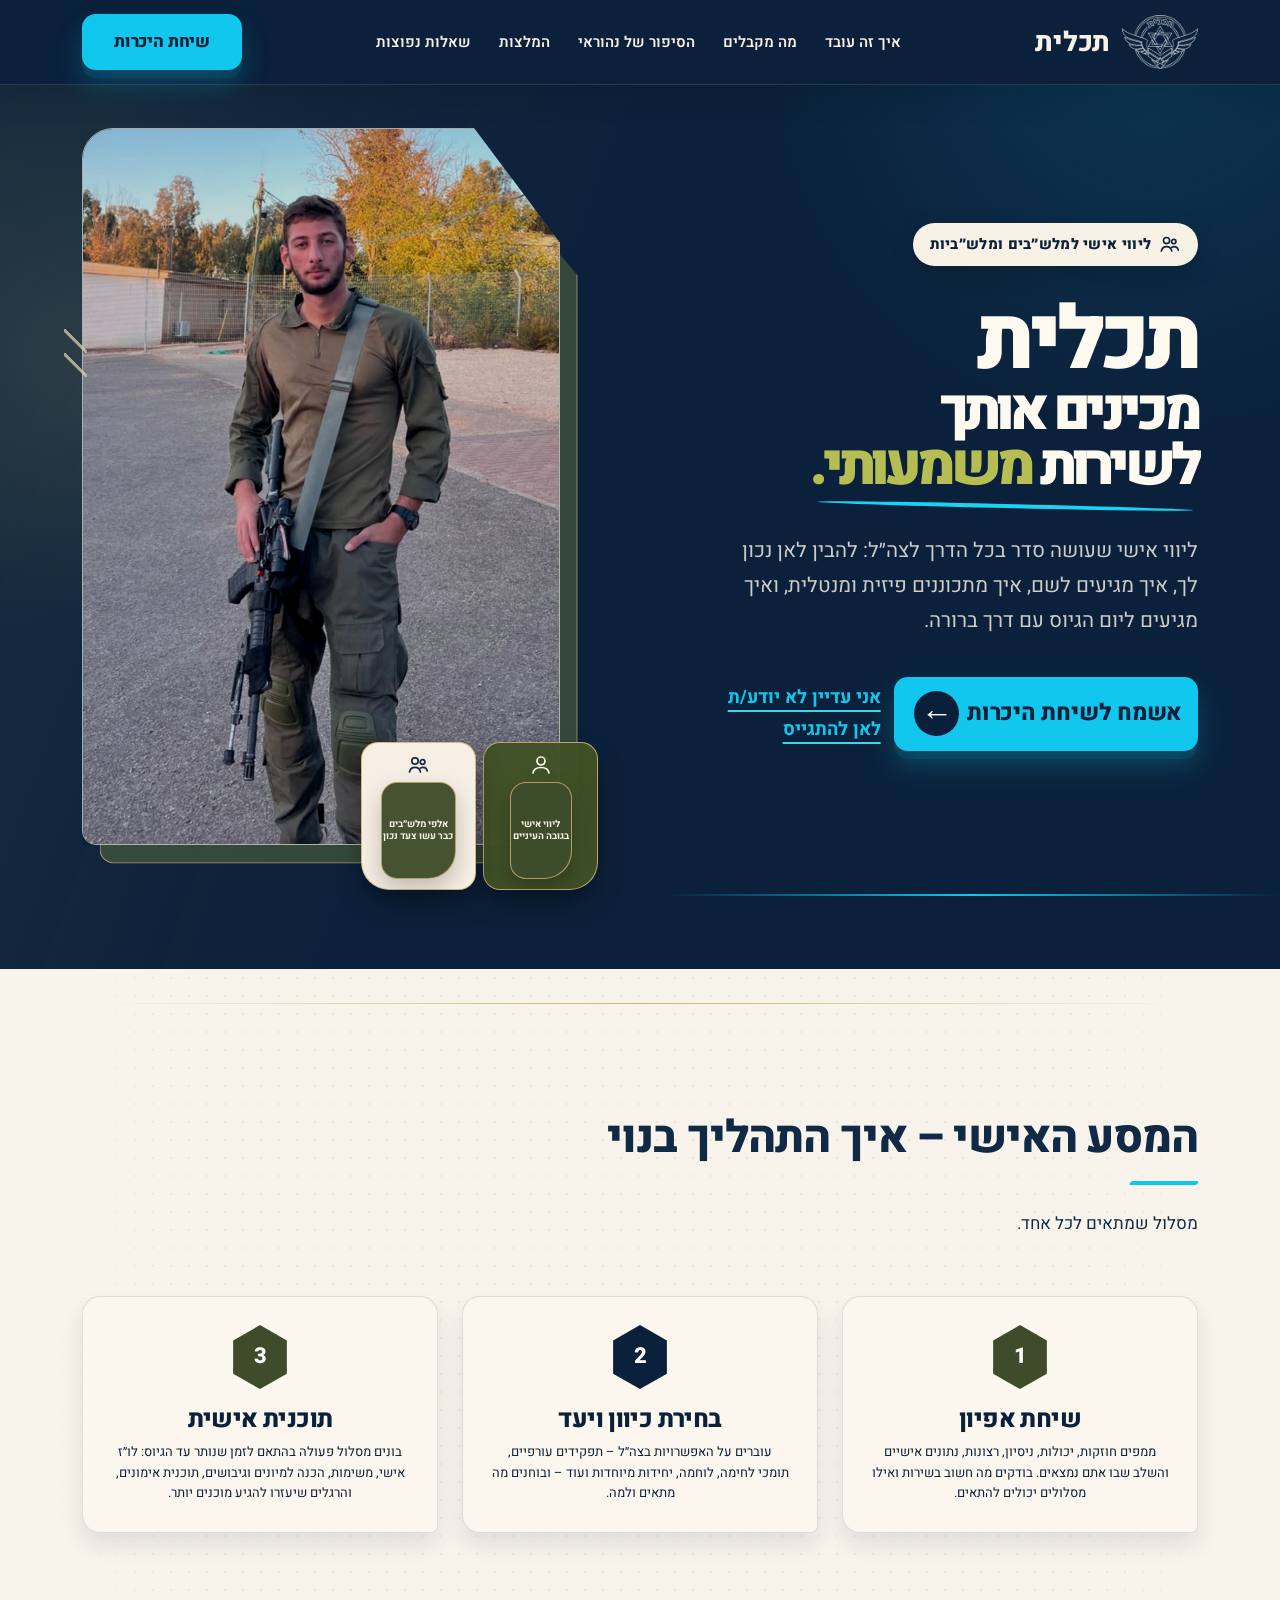
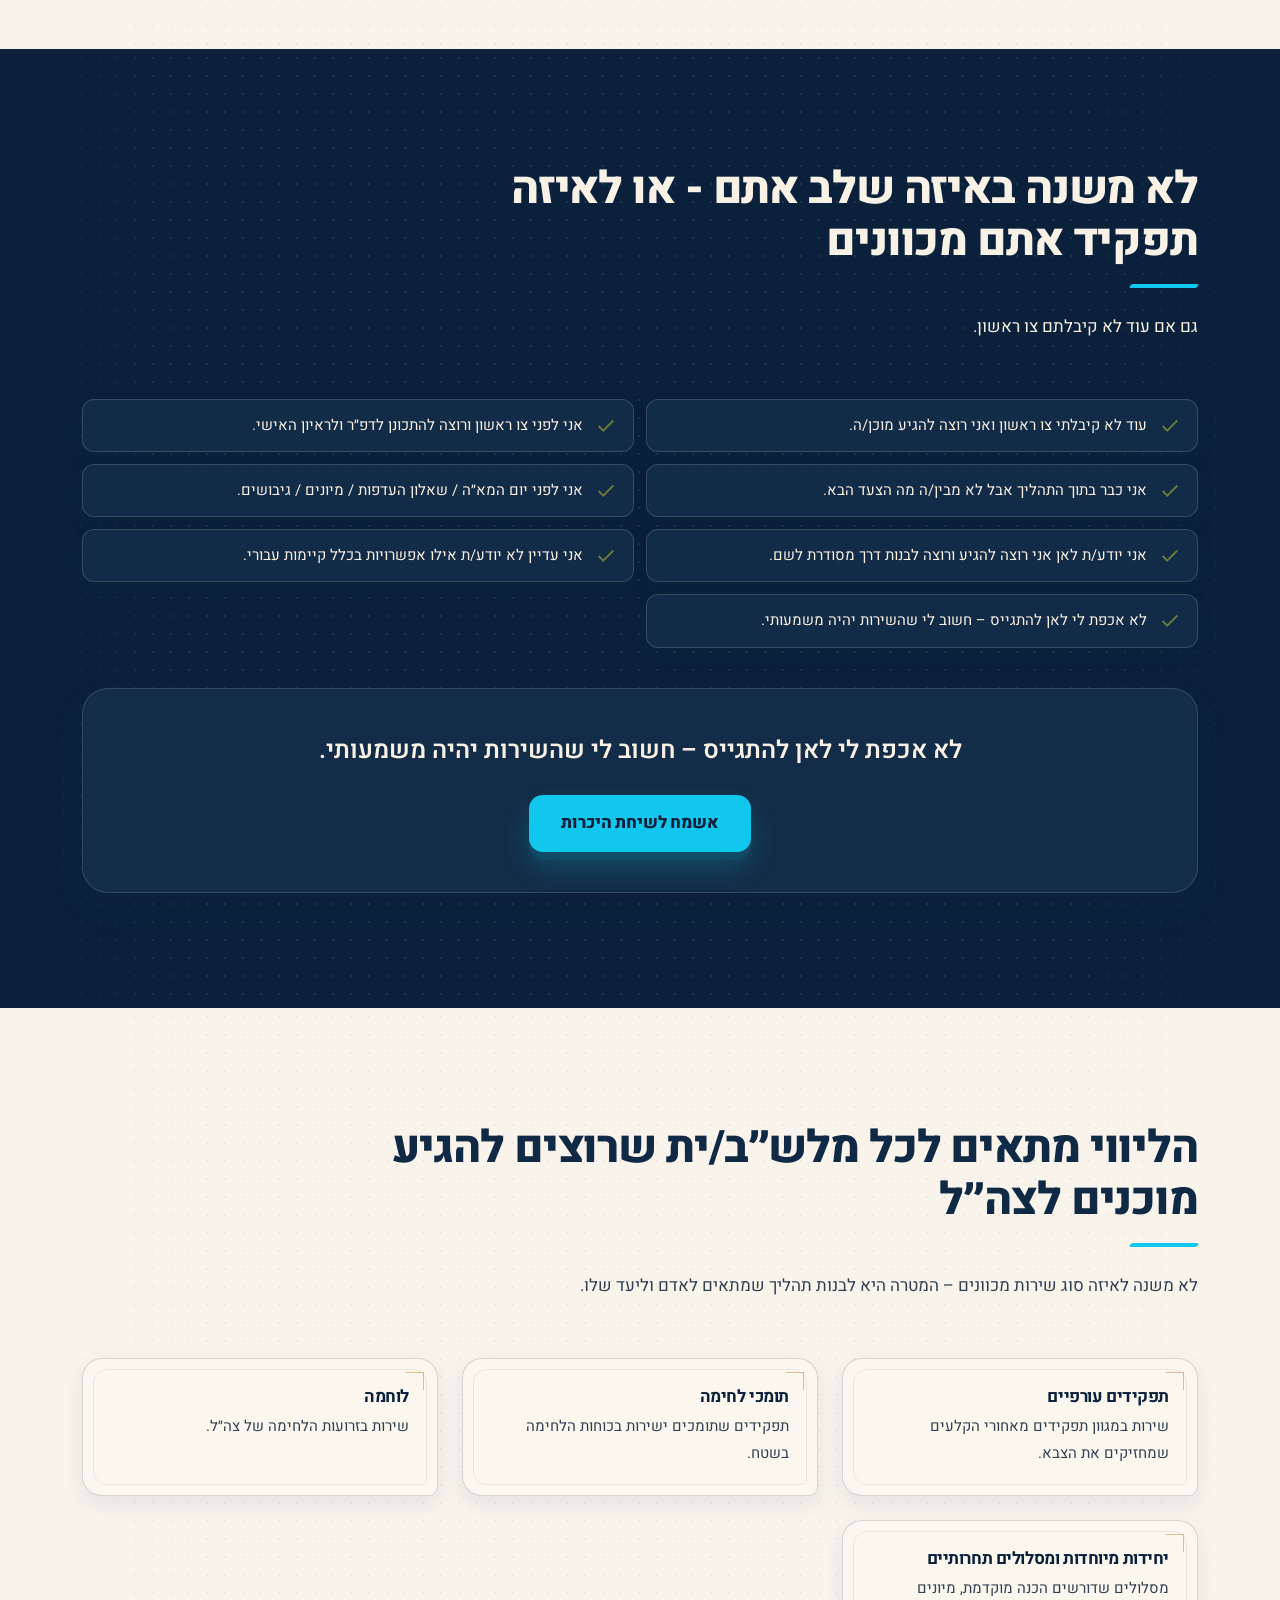
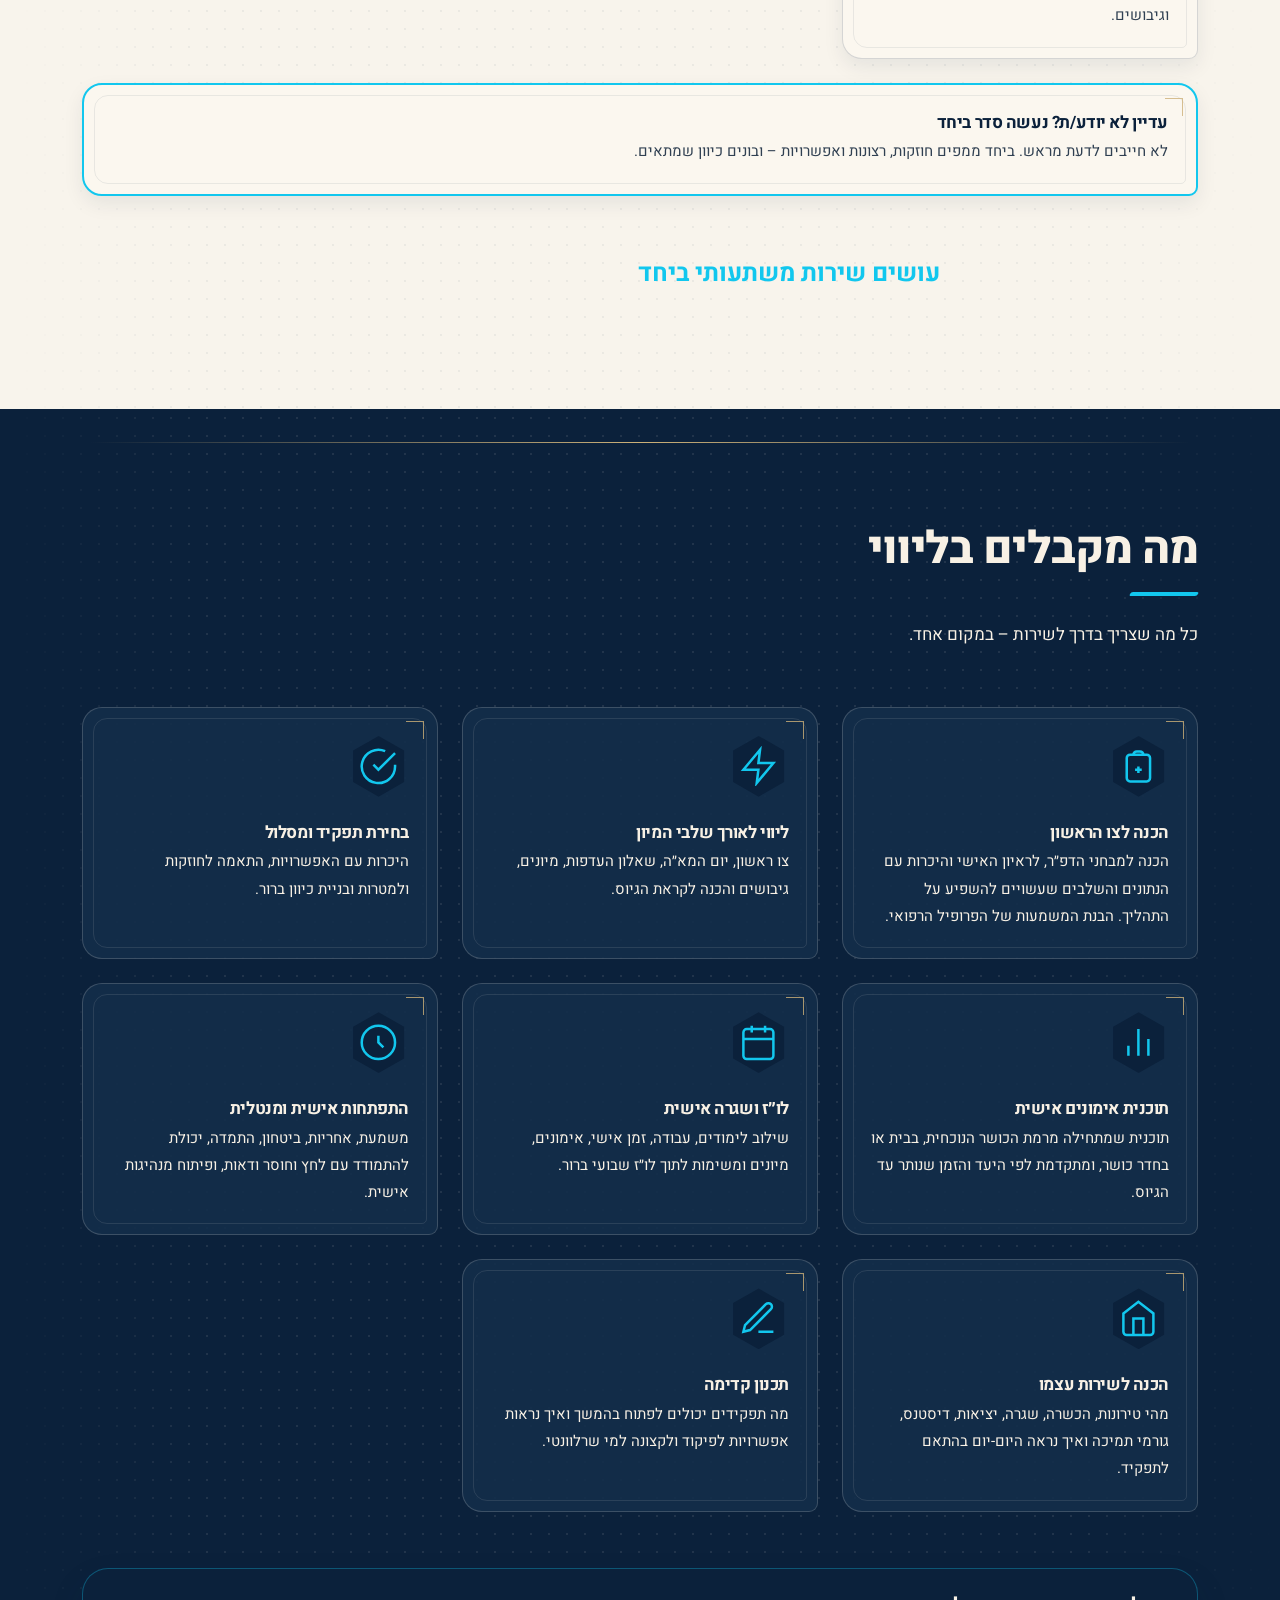
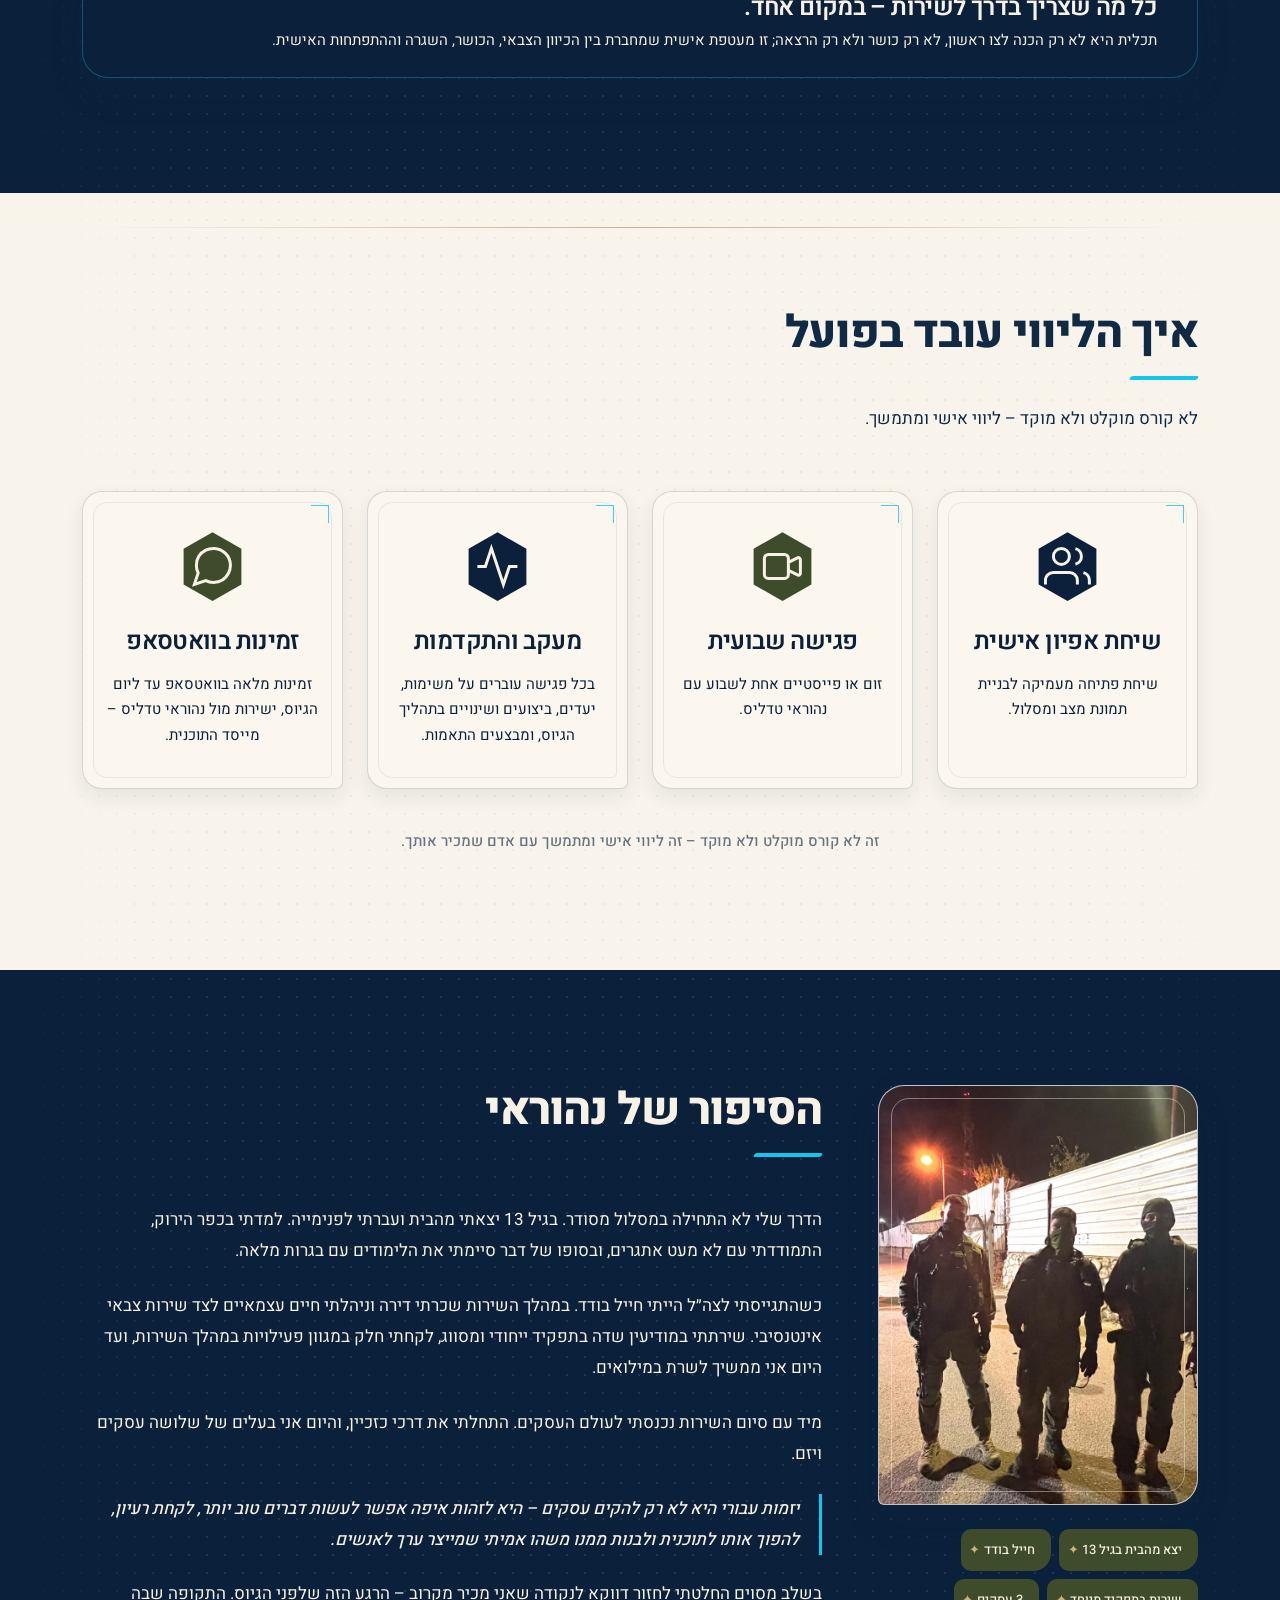
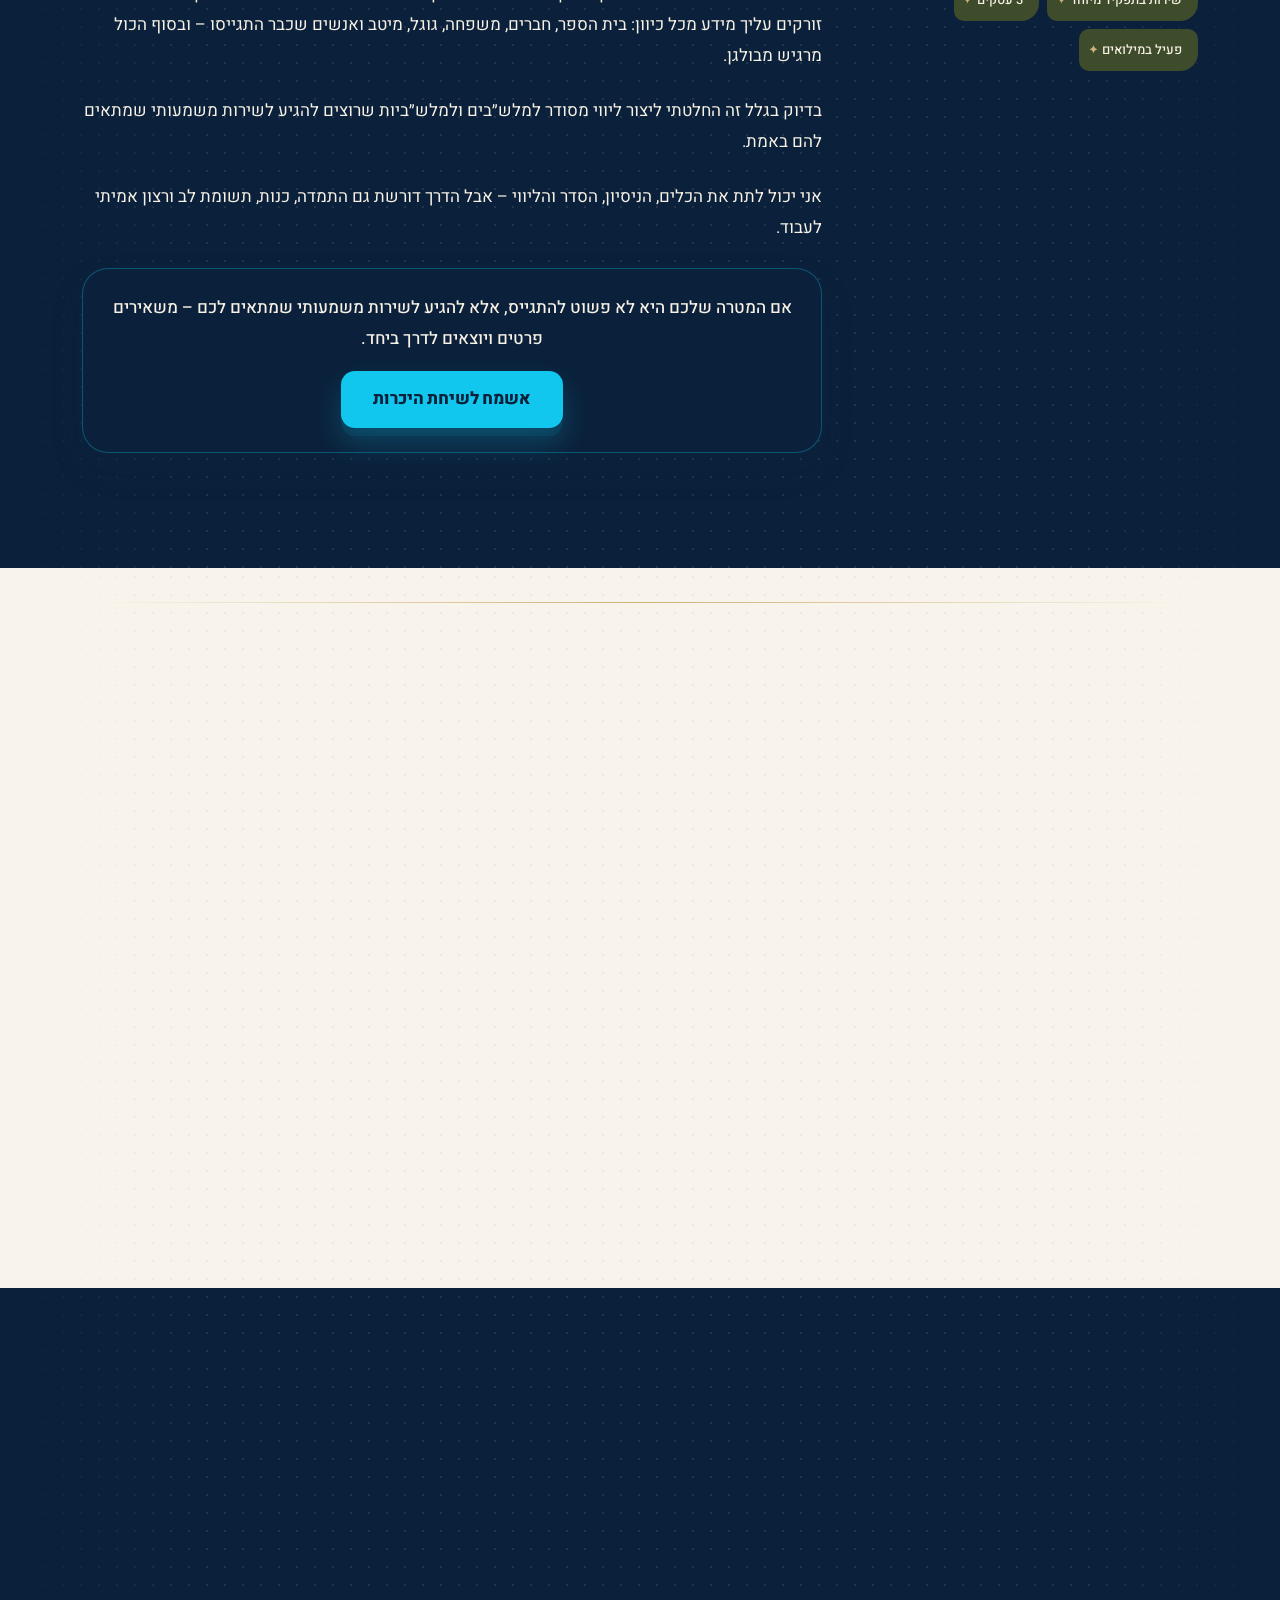
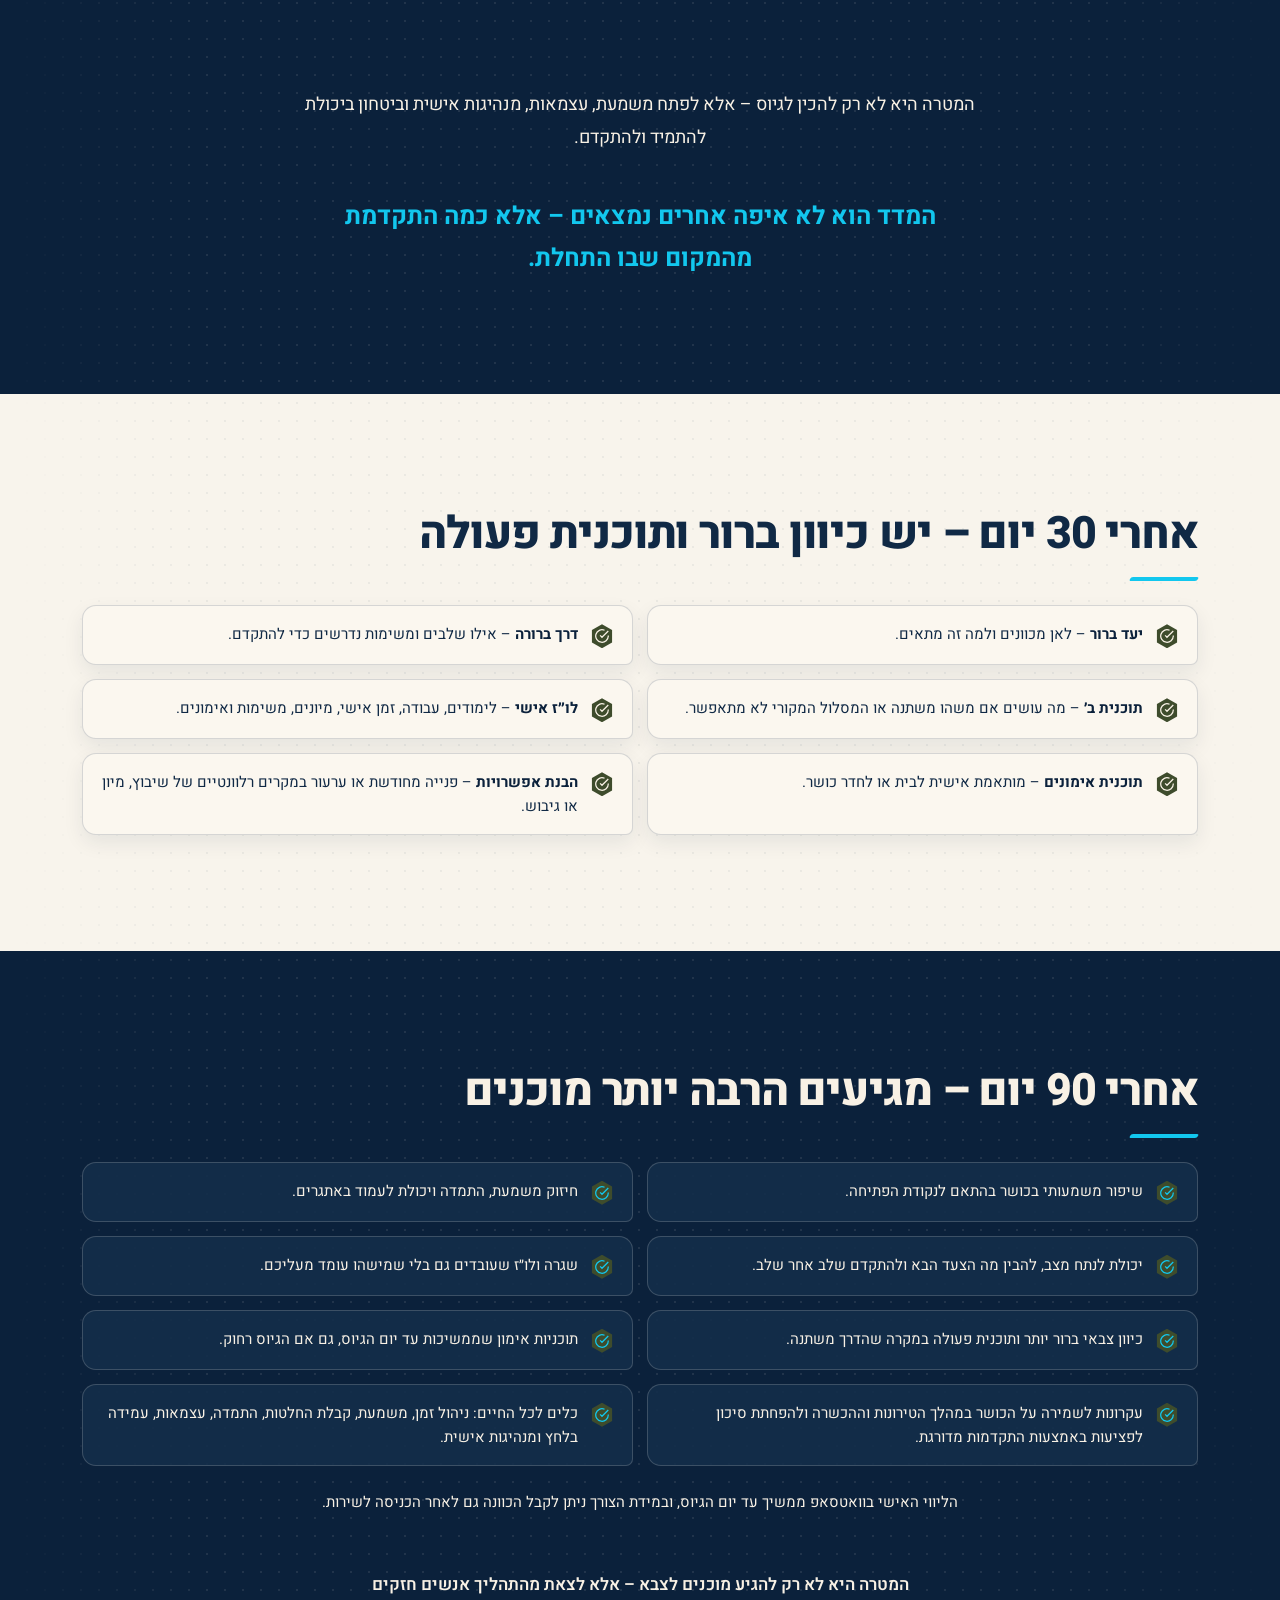
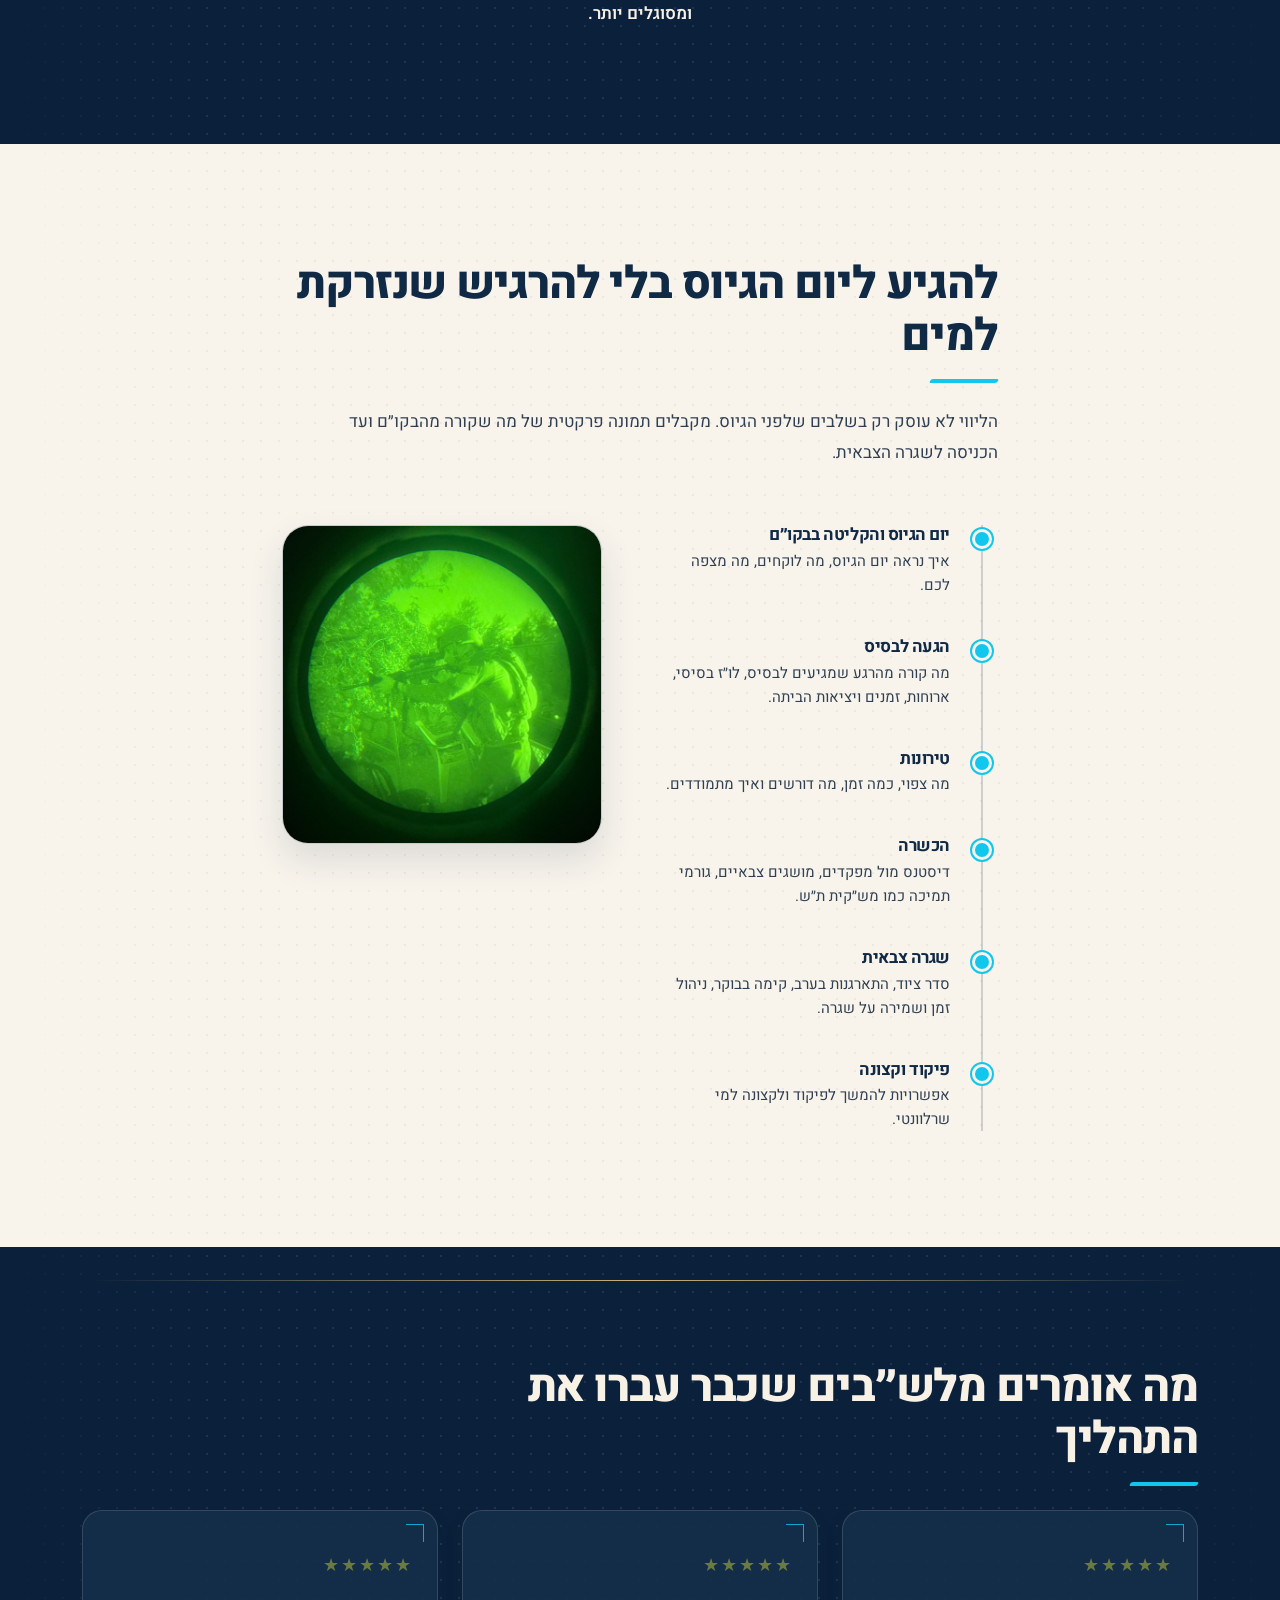
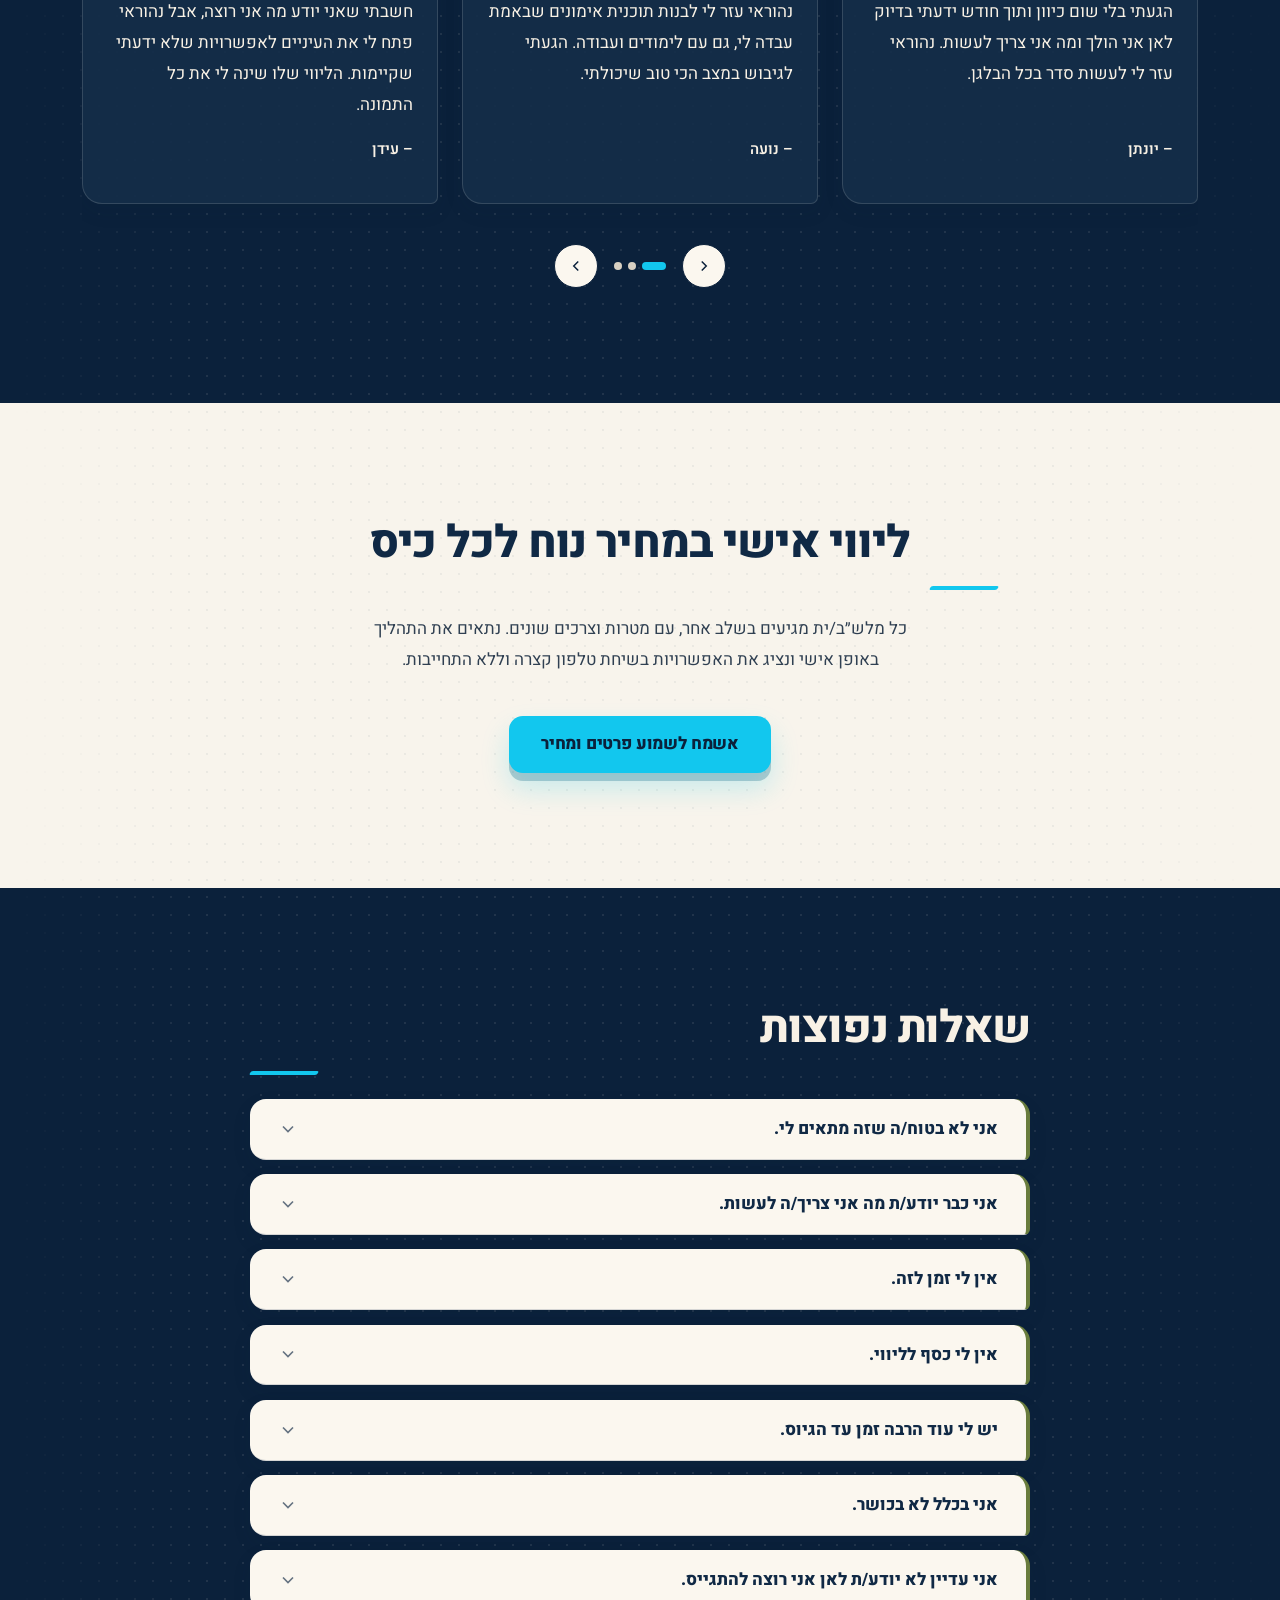
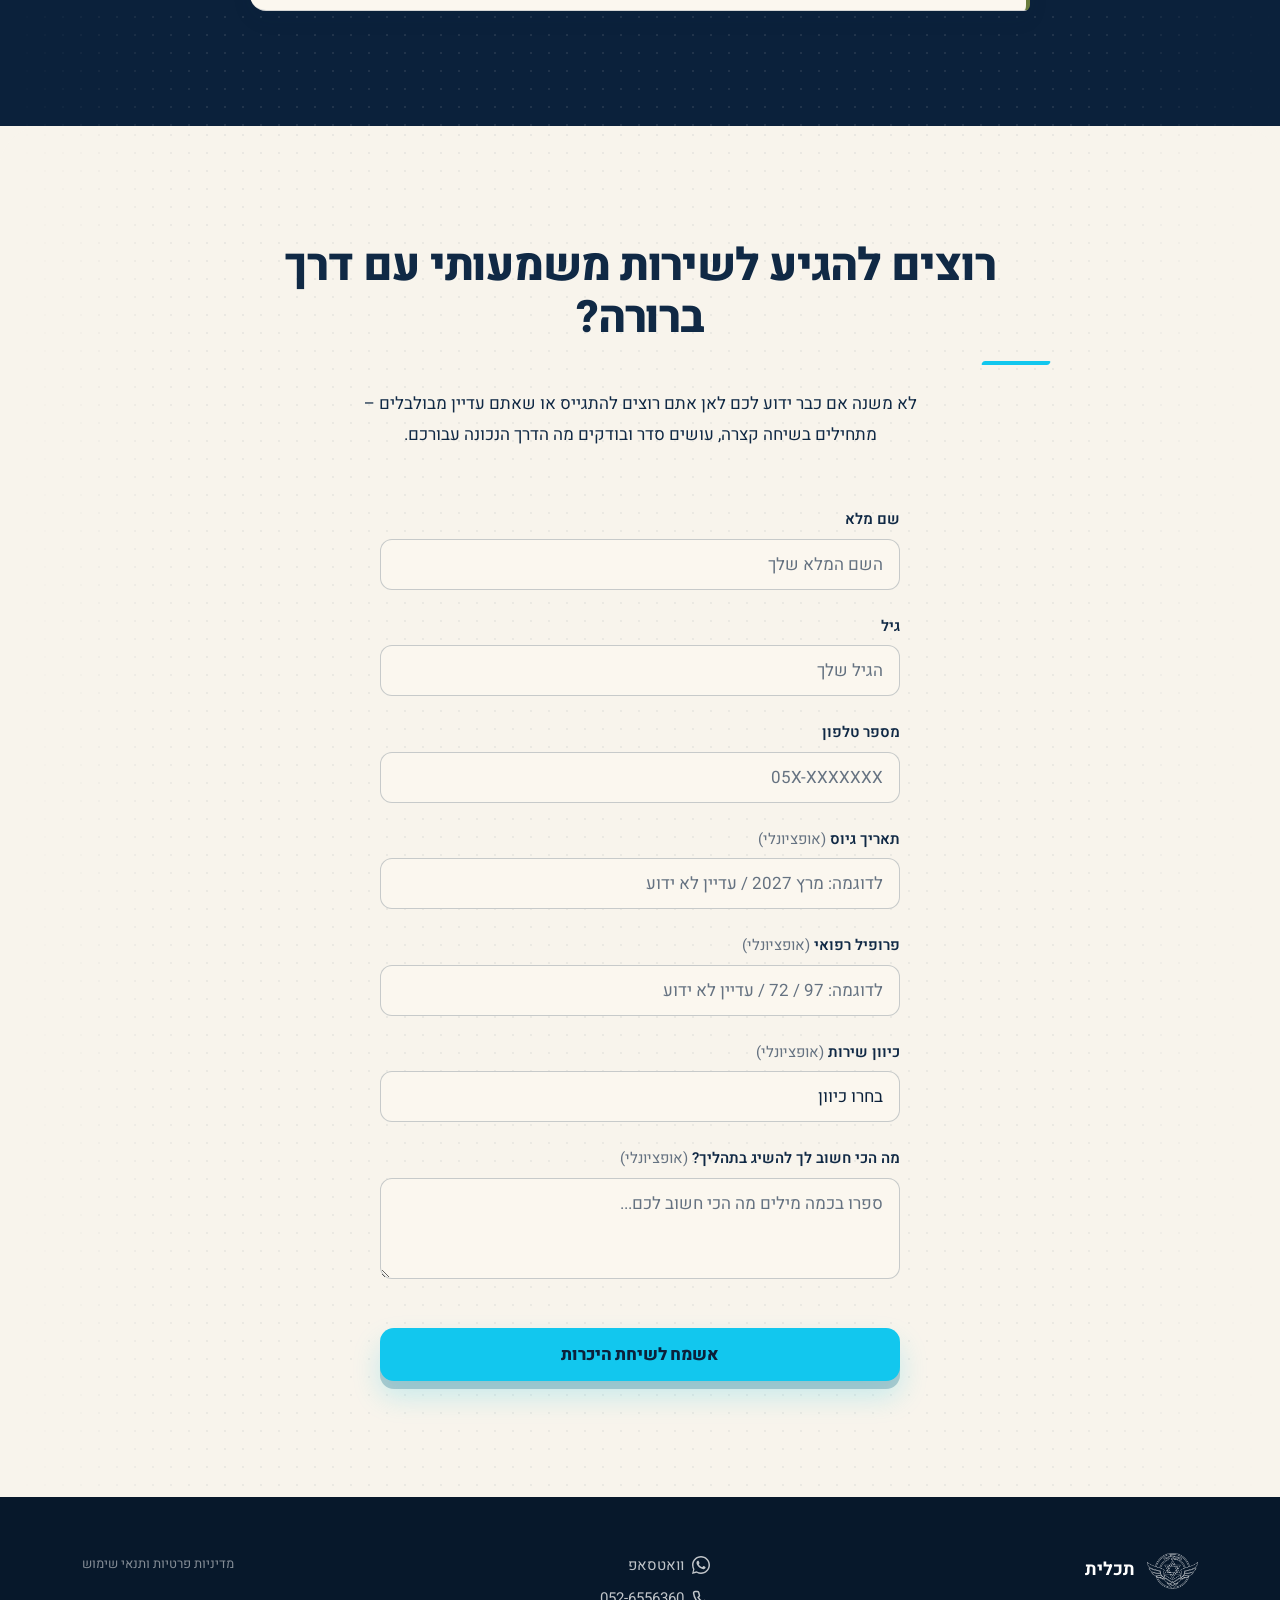
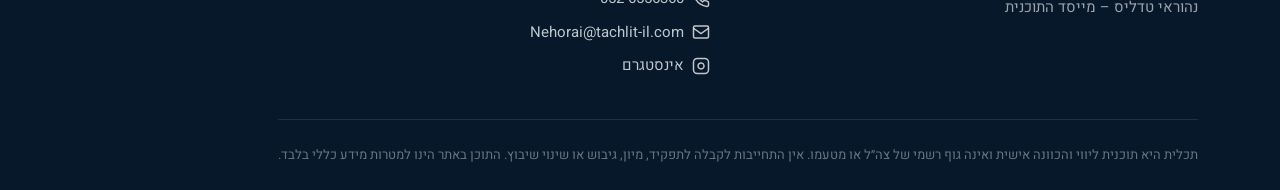
<file: index.html>
<!DOCTYPE html>
<html lang="he" dir="rtl">
<head>
  <meta charset="UTF-8">
  <meta name="viewport" content="width=device-width, initial-scale=1.0">
  <title>תכלית – ליווי אישי למלש״בים בדרך לשירות משמעותי בצה״ל</title>
  <meta name="description" content="תכלית – ליווי אישי למלש״בים ומלש״ביות. שיחת אפיון, בניית מסלול, תוכנית אימונים, הכנה לצו ראשון, מיונים וגיבושים. נהוראי טדליס מלווה אותך עד יום הגיוס.">
  <meta name="keywords" content="הכנה לצבא, ליווי למלשבים, מכינה קדם צבאית, הכנה לגיוס, הכנה ליחידות מיוחדות, הכנה לצו ראשון, כושר לצבא, ליווי אישי לצבא, תכלית, נהוראי טדליס">
  <meta name="author" content="נהוראי טדליס – תכלית">
  <meta name="robots" content="index, follow">
  <link rel="canonical" href="https://example.com"><!-- PLACEHOLDER: עדכנו לכתובת הסופית של האתר -->

  <!-- Open Graph -->
  <meta property="og:type" content="website">
  <meta property="og:locale" content="he_IL">
  <meta property="og:site_name" content="תכלית">
  <meta property="og:title" content="תכלית – ליווי אישי למלש״בים בדרך לשירות משמעותי">
  <meta property="og:description" content="ליווי אישי שעושה סדר בכל הדרך לצה״ל: בחירת כיוון, הכנה לצו ראשון, מיונים, תוכנית אימונים והכנה מנטלית. עד יום הגיוס.">
  <meta property="og:url" content="https://example.com"><!-- PLACEHOLDER: עדכנו לכתובת הסופית -->
  <meta property="og:image" content="https://example.com/assets/og-image.jpg"><!-- PLACEHOLDER: הוסיפו תמונת OG בגודל 1200x630 -->
  <meta property="og:image:width" content="1200">
  <meta property="og:image:height" content="630">
  <meta property="og:image:alt" content="תכלית – ליווי אישי למלש״בים">

  <!-- Google Analytics -->
  <script async src="https://www.googletagmanager.com/gtag/js?id=G-2BCJQSBRN6"></script>
  <script>
    window.dataLayer = window.dataLayer || [];
    function gtag(){dataLayer.push(arguments);}
    gtag('js', new Date());
    gtag('config', 'G-2BCJQSBRN6');
  </script>

  <!-- PostHog -->
  <script>
    !function(t,e){var o,n,p,r;e.__SV||(window.posthog && window.posthog.__loaded)||(window.posthog=e,e._i=[],e.init=function(i,s,a){function g(t,e){var o=e.split(".");2==o.length&&(t=t[o[0]],e=o[1]),t[e]=function(){t.push([e].concat(Array.prototype.slice.call(arguments,0)))}}p||((p=t.createElement("script")).type="text/javascript",p.crossOrigin="anonymous",p.async=!0,p.src=s.api_host.replace(".i.posthog.com","-assets.i.posthog.com")+"/static/array.js",p.onerror=function(){p=null},(r=t.getElementsByTagName("script")[0]).parentNode.insertBefore(p,r));var u=e;for(void 0!==a?u=e[a]=[]:a="posthog",u.people=u.people||[],u.toString=function(t){var e="posthog";return"posthog"!==a&&(e+="."+a),t||(e+=" (stub)")},u.people.toString=function(){return u.toString(1)+".people (stub)"},o="Sn Cn init Hn Un Gn Yi zn Kn qn capture Vn kn calculateEventProperties es register register_once register_for_session unregister unregister_for_session os Bn ss getFeatureFlag getFeatureFlagPayload getFeatureFlagResult getAllFeatureFlags isFeatureEnabled reloadFeatureFlags updateEarlyAccessFeatureEnrollment getEarlyAccessFeatures on onFeatureFlags onSessionId getSurveys getActiveMatchingSurveys renderSurvey displaySurvey cancelPendingSurvey canRenderSurvey canRenderSurveyAsync ls identify setPersonProperties unsetPersonProperties group resetGroups setPersonPropertiesForFlags resetPersonPropertiesForFlags setGroupPropertiesForFlags resetGroupPropertiesForFlags reset us shutdown setIdentity clearIdentity get_distinct_id getGroups get_session_id get_session_replay_url alias set_config startSessionRecording stopSessionRecording sessionRecordingStarted captureException addExceptionStep captureLog startExceptionAutocapture stopExceptionAutocapture loadToolbar get_property getSessionProperty rs Xn createPersonProfile setInternalOrTestUser ns $n vs opt_in_capturing opt_out_capturing has_opted_in_capturing has_opted_out_capturing get_explicit_consent_status is_capturing clear_opt_in_out_capturing Jn debug tr At getPageViewId captureTraceFeedback captureTraceMetric Ln".split(" "),n=0;n<o.length;n++)g(u,o[n]);e._i.push([i,s,a])},e.__SV=1)}(document,window.posthog||[]);
    posthog.init('phc_tBFUBJfY5oVrM9WwNaGAnmefCuUJGquFpdAQWQ2Xx7EQ', {
        api_host: 'https://eu.i.posthog.com',
        defaults: '2026-05-30',
        person_profiles: 'identified_only'
    });
  </script>

  <!-- Twitter Card -->
  <meta name="twitter:card" content="summary_large_image">
  <meta name="twitter:title" content="תכלית – ליווי אישי למלש״בים בדרך לשירות משמעותי">
  <meta name="twitter:description" content="ליווי אישי שעושה סדר בכל הדרך לצה״ל. בחירת כיוון, הכנה לצו ראשון, מיונים, אימונים והכנה מנטלית.">
  <meta name="twitter:image" content="https://example.com/assets/og-image.jpg"><!-- PLACEHOLDER -->

  <!-- Favicon -->
  <link rel="icon" type="image/png" href="assets/tachlit-colorful-logo.png">

  <!-- Structured Data -->
  <script type="application/ld+json">
  {
    "@context": "https://schema.org",
    "@type": "ProfessionalService",
    "name": "תכלית",
    "description": "ליווי אישי למלש״בים ומלש״ביות בדרך לשירות משמעותי בצה״ל",
    "founder": {
      "@type": "Person",
      "name": "נהוראי טדליס"
    },
    "areaServed": {
      "@type": "Country",
      "name": "Israel"
    },
    "serviceType": "ליווי והכוונה קדם-צבאית",
    "url": "https://example.com",
    "telephone": "+972-52-655-6360",
    "email": "Nehorai@tachlit-il.com",
    "contactPoint": {
      "@type": "ContactPoint",
      "contactType": "customer service",
      "availableLanguage": "Hebrew"
    }
  }
  </script>

  <!-- Fonts -->
  <link rel="preconnect" href="https://fonts.googleapis.com">
  <link rel="preconnect" href="https://fonts.gstatic.com" crossorigin>
  <link href="https://fonts.googleapis.com/css2?family=Heebo:wght@300;400;500;600;700;800;900&display=swap" rel="stylesheet">

  <!-- Styles -->
  <link rel="stylesheet" href="css/styles.css?v=20260817-34">
</head>
<body>
  <!-- Skip Link -->
  <a href="#main-content" class="skip-link">דלגו לתוכן הראשי</a>

  <!-- ==================== HEADER ==================== -->
  <header class="header" role="banner">
    <div class="container header__inner">
      <a href="#" class="header__logo" aria-label="תכלית – חזרה לראש העמוד">
        <img src="assets/tachlit-white-logo.png" alt="לוגו תכלית" width="40" height="40">
        <span class="header__logo-text">תכלית</span>
      </a>

      <nav class="header__nav" aria-label="ניווט ראשי">
        <ul class="header__nav-list" role="list">
          <li><a href="#journey" class="header__nav-link">איך זה עובד</a></li>
          <li><a href="#benefits" class="header__nav-link">מה מקבלים</a></li>
          <li><a href="#about" class="header__nav-link">הסיפור של נהוראי</a></li>
          <li><a href="#testimonials" class="header__nav-link">המלצות</a></li>
          <li><a href="#faq" class="header__nav-link">שאלות נפוצות</a></li>
        </ul>
      </nav>

      <a href="#contact" class="btn btn--primary header__cta">שיחת היכרות</a>

      <button class="header__mobile-toggle" aria-label="תפריט ניווט" aria-expanded="false" aria-controls="mobile-menu">
        <span></span>
        <span></span>
        <span></span>
      </button>
    </div>
  </header>

  <!-- Mobile Menu -->
  <div id="mobile-menu" class="mobile-menu" aria-hidden="true" role="dialog" aria-label="תפריט ניווט">
    <nav>
      <ul class="mobile-menu__list" role="list">
        <li><a href="#journey" class="mobile-menu__link">איך זה עובד</a></li>
        <li><a href="#benefits" class="mobile-menu__link">מה מקבלים</a></li>
        <li><a href="#about" class="mobile-menu__link">הסיפור של נהוראי</a></li>
        <li><a href="#testimonials" class="mobile-menu__link">המלצות</a></li>
        <li><a href="#faq" class="mobile-menu__link">שאלות נפוצות</a></li>
      </ul>
      <a href="#contact" class="btn btn--primary mobile-menu__cta">אשמח לשיחת היכרות</a>
    </nav>
  </div>

  <main id="main-content">
    <!-- ==================== HERO ==================== -->
    <section id="hero" class="hero" aria-label="מסך פתיחה">
      <div class="container hero__inner">
        <div class="hero__content">
          <div class="hero__intro">
            <span class="hero__badge">
              <svg class="hero__badge-icon" viewBox="0 0 24 24" fill="none" stroke="currentColor" stroke-width="1.7" stroke-linecap="round" stroke-linejoin="round" aria-hidden="true">
                <circle cx="9" cy="8" r="3.2"></circle>
                <path d="M3.5 19c.6-3 2.4-4.7 5.5-4.7s4.9 1.7 5.5 4.7"></path>
                <circle cx="16.6" cy="9" r="2.3"></circle>
                <path d="M14.4 15.1c.7-.5 1.5-.8 2.5-.8 2.4 0 3.9 1.4 4.4 3.7"></path>
              </svg>
              <span>ליווי אישי למלש״בים ומלש״ביות</span>
            </span>
            <h1 class="hero__title">
              <span class="hero__title-brand">תכלית</span>
              <span class="hero__title-line">מכינים אותך</span>
              <span class="hero__title-line">לשירות <em>משמעותי.</em></span>
            </h1>
          </div>
          <div class="hero__details">
            <p class="hero__subtitle">
              ליווי אישי שעושה סדר בכל הדרך לצה״ל: להבין לאן נכון לך, איך מגיעים לשם, איך מתכוננים פיזית ומנטלית, ואיך מגיעים ליום הגיוס עם דרך ברורה.
            </p>
            <div class="hero__actions">
              <a href="#contact" class="btn btn--primary hero__primary-link" data-analytics="cta-hero">
                <span>אשמח לשיחת היכרות</span>
                <span class="hero__primary-arrow" aria-hidden="true">←</span>
              </a>
              <a href="#contact" class="hero__secondary-link" data-analytics="cta-hero-secondary">אני עדיין לא יודע/ת לאן להתגייס</a>
            </div>
          </div>
        </div>
        <div class="hero__portrait">
          <img src="assets/image-1.jpeg" alt="נהוראי טדליס בשירות מילואים" width="800" height="600" loading="eager">
          <div class="hero__credentials" aria-label="יתרונות הליווי">
            <article class="hero__credential hero__credential--personal">
              <svg class="hero__credential-icon" viewBox="0 0 24 24" fill="none" stroke="currentColor" stroke-width="1.7" stroke-linecap="round" stroke-linejoin="round" aria-hidden="true">
                <circle cx="12" cy="8" r="4"></circle>
                <path d="M4 20c.5-3.2 3.2-5.5 8-5.5s7.5 2.3 8 5.5"></path>
              </svg>
              <p>ליווי אישי<br>בגובה העיניים</p>
            </article>
            <article class="hero__credential hero__credential--direction">
              <svg class="hero__credential-icon" viewBox="0 0 24 24" fill="none" stroke="currentColor" stroke-width="1.7" stroke-linecap="round" stroke-linejoin="round" aria-hidden="true">
                <circle cx="9" cy="8" r="3.2"></circle>
                <path d="M3.5 19c.6-3 2.4-4.7 5.5-4.7s4.9 1.7 5.5 4.7"></path>
                <circle cx="16.6" cy="9" r="2.3"></circle>
                <path d="M14.4 15.1c.7-.5 1.5-.8 2.5-.8 2.4 0 3.9 1.4 4.4 3.7"></path>
              </svg>
              <p>אלפי מלש״בים<br>כבר עשו צעד נכון</p>
            </article>
          </div>
        </div>
      </div>
    </section>

    <!-- ==================== JOURNEY ==================== -->
    <section id="journey" class="section--alt" aria-labelledby="journey-title">
      <div class="container">
        <h2 id="journey-title" class="reveal">המסע האישי – איך התהליך בנוי</h2>
        <p class="section-subtitle reveal">מסלול שמתאים לכל אחד.</p>

        <div class="journey__steps reveal">
          <div class="journey__step">
            <div class="journey__step-number">1</div>
            <div class="journey__step-content">
              <h3>שיחת אפיון</h3>
              <p>ממפים חוזקות, יכולות, ניסיון, רצונות, נתונים אישיים והשלב שבו אתם נמצאים. בודקים מה חשוב בשירות ואילו מסלולים יכולים להתאים.</p>
            </div>
          </div>
          <div class="journey__step">
            <div class="journey__step-number">2</div>
            <div class="journey__step-content">
              <h3>בחירת כיוון ויעד</h3>
              <p>עוברים על האפשרויות בצה״ל – תפקידים עורפיים, תומכי לחימה, לוחמה, יחידות מיוחדות ועוד – ובוחנים מה מתאים ולמה.</p>
            </div>
          </div>
          <div class="journey__step">
            <div class="journey__step-number">3</div>
            <div class="journey__step-content">
              <h3>תוכנית אישית</h3>
              <p>בונים מסלול פעולה בהתאם לזמן שנותר עד הגיוס: לו״ז אישי, משימות, הכנה למיונים וגיבושים, תוכנית אימונים, והרגלים שיעזרו להגיע מוכנים יותר.</p>
            </div>
          </div>
        </div>
      </div>
    </section>

    <!-- ==================== WHO FITS ==================== -->
    <section id="who-fits" aria-labelledby="who-fits-title">
      <div class="container">
        <h2 id="who-fits-title" class="reveal">לא משנה באיזה שלב אתם - או לאיזה תפקיד אתם מכוונים</h2>
        <p class="section-subtitle reveal">גם אם עוד לא קיבלתם צו ראשון.</p>

        <div class="who-fits__list reveal">
          <div class="who-fits__item">
            <svg class="who-fits__icon" viewBox="0 0 24 24" fill="none" stroke="currentColor" stroke-width="2" aria-hidden="true"><path d="M20 6L9 17l-5-5"/></svg>
            <span>עוד לא קיבלתי צו ראשון ואני רוצה להגיע מוכן/ה.</span>
          </div>
          <div class="who-fits__item">
            <svg class="who-fits__icon" viewBox="0 0 24 24" fill="none" stroke="currentColor" stroke-width="2" aria-hidden="true"><path d="M20 6L9 17l-5-5"/></svg>
            <span>אני לפני צו ראשון ורוצה להתכונן לדפ״ר ולראיון האישי.</span>
          </div>
          <div class="who-fits__item">
            <svg class="who-fits__icon" viewBox="0 0 24 24" fill="none" stroke="currentColor" stroke-width="2" aria-hidden="true"><path d="M20 6L9 17l-5-5"/></svg>
            <span>אני כבר בתוך התהליך אבל לא מבין/ה מה הצעד הבא.</span>
          </div>
          <div class="who-fits__item">
            <svg class="who-fits__icon" viewBox="0 0 24 24" fill="none" stroke="currentColor" stroke-width="2" aria-hidden="true"><path d="M20 6L9 17l-5-5"/></svg>
            <span>אני לפני יום המא״ה / שאלון העדפות / מיונים / גיבושים.</span>
          </div>
          <div class="who-fits__item">
            <svg class="who-fits__icon" viewBox="0 0 24 24" fill="none" stroke="currentColor" stroke-width="2" aria-hidden="true"><path d="M20 6L9 17l-5-5"/></svg>
            <span>אני יודע/ת לאן אני רוצה להגיע ורוצה לבנות דרך מסודרת לשם.</span>
          </div>
          <div class="who-fits__item">
            <svg class="who-fits__icon" viewBox="0 0 24 24" fill="none" stroke="currentColor" stroke-width="2" aria-hidden="true"><path d="M20 6L9 17l-5-5"/></svg>
            <span>אני עדיין לא יודע/ת אילו אפשרויות בכלל קיימות עבורי.</span>
          </div>
          <div class="who-fits__item">
            <svg class="who-fits__icon" viewBox="0 0 24 24" fill="none" stroke="currentColor" stroke-width="2" aria-hidden="true"><path d="M20 6L9 17l-5-5"/></svg>
            <span>לא אכפת לי לאן להתגייס – חשוב לי שהשירות יהיה משמעותי.</span>
          </div>
        </div>

        <div class="who-fits__cta-block reveal">
          <p>לא אכפת לי לאן להתגייס – חשוב לי שהשירות יהיה משמעותי.</p>
          <a href="#contact" class="btn btn--primary" data-analytics="cta-who-fits">אשמח לשיחת היכרות</a>
        </div>
      </div>
    </section>

    <!-- ==================== SERVICE TYPES ==================== -->
    <section id="service-types" class="section--alt" aria-labelledby="service-types-title">
      <div class="container">
        <h2 id="service-types-title" class="reveal">הליווי מתאים לכל מלש״ב/ית שרוצים להגיע מוכנים לצה״ל</h2>
        <p class="section-subtitle reveal">לא משנה לאיזה סוג שירות מכוונים – המטרה היא לבנות תהליך שמתאים לאדם וליעד שלו.</p>

        <div class="benefits__grid reveal">
          <div class="benefit-card">
            <h3>תפקידים עורפיים</h3>
            <p>שירות במגוון תפקידים מאחורי הקלעים שמחזיקים את הצבא.</p>
          </div>
          <div class="benefit-card">
            <h3>תומכי לחימה</h3>
            <p>תפקידים שתומכים ישירות בכוחות הלחימה בשטח.</p>
          </div>
          <div class="benefit-card">
            <h3>לוחמה</h3>
            <p>שירות בזרועות הלחימה של צה״ל.</p>
          </div>
          <div class="benefit-card">
            <h3>יחידות מיוחדות ומסלולים תחרותיים</h3>
            <p>מסלולים שדורשים הכנה מוקדמת, מיונים וגיבושים.</p>
          </div>
          <div class="benefit-card" style="border-color: var(--color-accent); border-width: 2px;">
            <h3>עדיין לא יודע/ת? נעשה סדר ביחד</h3>
            <p>לא חייבים לדעת מראש. ביחד ממפים חוזקות, רצונות ואפשרויות – ובונים כיוון שמתאים.</p>
          </div>
        </div>

        <p class="diff__quote reveal" style="margin-top: var(--space-xl);">עושים שירות משתעותי ביחד</p>
      </div>
    </section>

    <!-- ==================== WHAT YOU GET ==================== -->
    <section id="benefits" aria-labelledby="benefits-title">
      <div class="container">
        <h2 id="benefits-title" class="reveal">מה מקבלים בליווי</h2>
        <p class="section-subtitle reveal">כל מה שצריך בדרך לשירות – במקום אחד.</p>

        <div class="benefits__grid reveal">
          <div class="benefit-card">
            <svg class="benefit-card__icon" viewBox="0 0 24 24" fill="none" stroke="currentColor" stroke-width="1.5" aria-hidden="true"><path d="M9 5H7a2 2 0 0 0-2 2v12a2 2 0 0 0 2 2h10a2 2 0 0 0 2-2V7a2 2 0 0 0-2-2h-2M9 5a2 2 0 0 1 2-2h2a2 2 0 0 1 2 2M9 5h6m-3 7v4m-2-2h4"/></svg>
            <h3>הכנה לצו הראשון</h3>
            <p>הכנה למבחני הדפ״ר, לראיון האישי והיכרות עם הנתונים והשלבים שעשויים להשפיע על התהליך. הבנת המשמעות של הפרופיל הרפואי.</p>
          </div>
          <div class="benefit-card">
            <svg class="benefit-card__icon" viewBox="0 0 24 24" fill="none" stroke="currentColor" stroke-width="1.5" aria-hidden="true"><path d="M13 2L3 14h9l-1 8 10-12h-9l1-8z"/></svg>
            <h3>ליווי לאורך שלבי המיון</h3>
            <p>צו ראשון, יום המא״ה, שאלון העדפות, מיונים, גיבושים והכנה לקראת הגיוס.</p>
          </div>
          <div class="benefit-card">
            <svg class="benefit-card__icon" viewBox="0 0 24 24" fill="none" stroke="currentColor" stroke-width="1.5" aria-hidden="true"><path d="M22 11.08V12a10 10 0 1 1-5.93-9.14M22 4L12 14.01l-3-3"/></svg>
            <h3>בחירת תפקיד ומסלול</h3>
            <p>היכרות עם האפשרויות, התאמה לחוזקות ולמטרות ובניית כיוון ברור.</p>
          </div>
          <div class="benefit-card">
            <svg class="benefit-card__icon" viewBox="0 0 24 24" fill="none" stroke="currentColor" stroke-width="1.5" aria-hidden="true"><path d="M18 20V10M12 20V4M6 20v-6"/></svg>
            <h3>תוכנית אימונים אישית</h3>
            <p>תוכנית שמתחילה מרמת הכושר הנוכחית, בבית או בחדר כושר, ומתקדמת לפי היעד והזמן שנותר עד הגיוס.</p>
          </div>
          <div class="benefit-card">
            <svg class="benefit-card__icon" viewBox="0 0 24 24" fill="none" stroke="currentColor" stroke-width="1.5" aria-hidden="true"><rect x="3" y="4" width="18" height="18" rx="2"/><path d="M16 2v4M8 2v4M3 10h18"/></svg>
            <h3>לו״ז ושגרה אישית</h3>
            <p>שילוב לימודים, עבודה, זמן אישי, אימונים, מיונים ומשימות לתוך לו״ז שבועי ברור.</p>
          </div>
          <div class="benefit-card">
            <svg class="benefit-card__icon" viewBox="0 0 24 24" fill="none" stroke="currentColor" stroke-width="1.5" aria-hidden="true"><circle cx="12" cy="12" r="10"/><path d="M12 8v4l3 3"/></svg>
            <h3>התפתחות אישית ומנטלית</h3>
            <p>משמעת, אחריות, ביטחון, התמדה, יכולת להתמודד עם לחץ וחוסר ודאות, ופיתוח מנהיגות אישית.</p>
          </div>
          <div class="benefit-card">
            <svg class="benefit-card__icon" viewBox="0 0 24 24" fill="none" stroke="currentColor" stroke-width="1.5" aria-hidden="true"><path d="M3 9l9-7 9 7v11a2 2 0 0 1-2 2H5a2 2 0 0 1-2-2z"/><polyline points="9 22 9 12 15 12 15 22"/></svg>
            <h3>הכנה לשירות עצמו</h3>
            <p>מהי טירונות, הכשרה, שגרה, יציאות, דיסטנס, גורמי תמיכה ואיך נראה היום-יום בהתאם לתפקיד.</p>
          </div>
          <div class="benefit-card">
            <svg class="benefit-card__icon" viewBox="0 0 24 24" fill="none" stroke="currentColor" stroke-width="1.5" aria-hidden="true"><path d="M12 20h9M16.5 3.5a2.121 2.121 0 0 1 3 3L7 19l-4 1 1-4L16.5 3.5z"/></svg>
            <h3>תכנון קדימה</h3>
            <p>מה תפקידים יכולים לפתוח בהמשך ואיך נראות אפשרויות לפיקוד ולקצונה למי שרלוונטי.</p>
          </div>
        </div>

        <div class="benefits__wrapper-msg reveal">
          <h3>כל מה שצריך בדרך לשירות – במקום אחד.</h3>
          <p>תכלית היא לא רק הכנה לצו ראשון, לא רק כושר ולא רק הרצאה; זו מעטפת אישית שמחברת בין הכיוון הצבאי, הכושר, השגרה וההתפתחות האישית.</p>
        </div>
      </div>
    </section>

    <!-- ==================== HOW IT WORKS ==================== -->
    <section id="how-it-works" class="section--alt" aria-labelledby="how-works-title">
      <div class="container">
        <h2 id="how-works-title" class="reveal">איך הליווי עובד בפועל</h2>
        <p class="section-subtitle reveal">לא קורס מוקלט ולא מוקד – ליווי אישי ומתמשך.</p>

        <div class="how-works__grid reveal">
          <div class="how-works__card">
            <svg class="how-works__card-icon" viewBox="0 0 24 24" fill="none" stroke="currentColor" stroke-width="1.5" aria-hidden="true"><path d="M17 21v-2a4 4 0 0 0-4-4H5a4 4 0 0 0-4 4v2"/><circle cx="9" cy="7" r="4"/><path d="M23 21v-2a4 4 0 0 0-3-3.87M16 3.13a4 4 0 0 1 0 7.75"/></svg>
            <h3>שיחת אפיון אישית</h3>
            <p>שיחת פתיחה מעמיקה לבניית תמונת מצב ומסלול.</p>
          </div>
          <div class="how-works__card">
            <svg class="how-works__card-icon" viewBox="0 0 24 24" fill="none" stroke="currentColor" stroke-width="1.5" aria-hidden="true"><path d="M15 10l4.553-2.276A1 1 0 0 1 21 8.618v6.764a1 1 0 0 1-1.447.894L15 14M5 18h8a2 2 0 0 0 2-2V8a2 2 0 0 0-2-2H5a2 2 0 0 0-2 2v8a2 2 0 0 0 2 2z"/></svg>
            <h3>פגישה שבועית</h3>
            <p>זום או פייסטיים אחת לשבוע עם נהוראי טדליס.</p>
          </div>
          <div class="how-works__card">
            <svg class="how-works__card-icon" viewBox="0 0 24 24" fill="none" stroke="currentColor" stroke-width="1.5" aria-hidden="true"><polyline points="22 12 18 12 15 21 9 3 6 12 2 12"/></svg>
            <h3>מעקב והתקדמות</h3>
            <p>בכל פגישה עוברים על משימות, יעדים, ביצועים ושינויים בתהליך הגיוס, ומבצעים התאמות.</p>
          </div>
          <div class="how-works__card">
            <svg class="how-works__card-icon" viewBox="0 0 24 24" fill="none" stroke="currentColor" stroke-width="1.5" aria-hidden="true"><path d="M21 11.5a8.38 8.38 0 0 1-.9 3.8 8.5 8.5 0 0 1-7.6 4.7 8.38 8.38 0 0 1-3.8-.9L3 21l1.9-5.7a8.38 8.38 0 0 1-.9-3.8 8.5 8.5 0 0 1 4.7-7.6 8.38 8.38 0 0 1 3.8-.9h.5a8.48 8.48 0 0 1 8 8v.5z"/></svg>
            <h3>זמינות בוואטסאפ</h3>
            <p>זמינות מלאה בוואטסאפ עד ליום הגיוס, ישירות מול נהוראי טדליס – מייסד התוכנית.</p>
          </div>
        </div>

        <p class="how-works__note reveal">זה לא קורס מוקלט ולא מוקד – זה ליווי אישי ומתמשך עם אדם שמכיר אותך.</p>
      </div>
    </section>

    <!-- ==================== ABOUT NEHORAI ==================== -->
    <section id="about" aria-labelledby="about-title">
      <div class="container">
        <div class="about__inner">
          <div class="about__image-col reveal">
            <div class="about__photo">
              <img src="assets/IMG_2883.jpeg" alt="נהוראי טדליס עם חבריו לשירות" width="600" height="800" loading="lazy">
            </div>
            <div class="about__stats">
              <span class="about__stat">יצא מהבית בגיל 13</span>
              <span class="about__stat">חייל בודד</span>
              <span class="about__stat">שירות בתפקיד מיוחד</span>
              <span class="about__stat">3 עסקים</span>
              <span class="about__stat">פעיל במילואים</span>
            </div>
          </div>

          <div class="about__text reveal">
            <h2 id="about-title">הסיפור של נהוראי</h2>

            <p>הדרך שלי לא התחילה במסלול מסודר. בגיל 13 יצאתי מהבית ועברתי לפנימייה. למדתי בכפר הירוק, התמודדתי עם לא מעט אתגרים, ובסופו של דבר סיימתי את הלימודים עם בגרות מלאה.</p>

            <p>כשהתגייסתי לצה״ל הייתי חייל בודד. במהלך השירות שכרתי דירה וניהלתי חיים עצמאיים לצד שירות צבאי אינטנסיבי. שירתתי במודיעין שדה בתפקיד ייחודי ומסווג, לקחתי חלק במגוון פעילויות במהלך השירות, ועד היום אני ממשיך לשרת במילואים.</p>

            <p>מיד עם סיום השירות נכנסתי לעולם העסקים. התחלתי את דרכי כזכיין, והיום אני בעלים של שלושה עסקים ויזם.</p>

            <blockquote class="about__quote">
              יזמות עבורי היא לא רק להקים עסקים – היא לזהות איפה אפשר לעשות דברים טוב יותר, לקחת רעיון, להפוך אותו לתוכנית ולבנות ממנו משהו אמיתי שמייצר ערך לאנשים.
            </blockquote>

            <p>בשלב מסוים החלטתי לחזור דווקא לנקודה שאני מכיר מקרוב – הרגע הזה שלפני הגיוס. התקופה שבה זורקים עליך מידע מכל כיוון: בית הספר, חברים, משפחה, גוגל, מיטב ואנשים שכבר התגייסו – ובסוף הכול מרגיש מבולגן.</p>

            <p>בדיוק בגלל זה החלטתי ליצור ליווי מסודר למלש״בים ולמלש״ביות שרוצים להגיע לשירות משמעותי שמתאים להם באמת.</p>

            <p>אני יכול לתת את הכלים, הניסיון, הסדר והליווי – אבל הדרך דורשת גם התמדה, כנות, תשומת לב ורצון אמיתי לעבוד.</p>

            <div class="about__cta-block">
              <p>אם המטרה שלכם היא לא פשוט להתגייס, אלא להגיע לשירות משמעותי שמתאים לכם – משאירים פרטים ויוצאים לדרך ביחד.</p>
              <a href="#contact" class="btn btn--primary" data-analytics="cta-about">אשמח לשיחת היכרות</a>
            </div>
          </div>
        </div>
      </div>
    </section>

    <!-- ==================== WHY TACHLIT ==================== -->
    <section id="why" class="section--alt" aria-labelledby="why-title">
      <div class="container">
        <h2 id="why-title" class="reveal">למה דווקא תכלית?</h2>

        <div class="why__grid reveal">
          <div class="why__item">
            <h3>ניסיון מהשטח, לא רק ידע תיאורטי</h3>
            <p>נהוראי עבר בעצמו מסלול גיוס ושירות יוצא דופן, ומכיר את התהליך גם כמי שעבר אותו וגם כמי שכבר ליווה מלש״בים.</p>
          </div>
          <div class="why__item">
            <h3>ליווי שכבר הוכיח את עצמו</h3>
            <p>מלש״בים שכבר לוו קיבלו עזרה בבניית הדרך לתפקיד שאליו כיוונו ובהגעה מוכנה יותר לשלבים בדרך.</p>
          </div>
          <div class="why__item">
            <h3>זמינות אישית ורציפה</h3>
            <p>לא הרצאה של שעה ולא מוקד כללי – אדם שמכיר אותך ונמצא איתך לאורך הדרך.</p>
          </div>
          <div class="why__item">
            <h3>כמה עולמות בחבילה אחת</h3>
            <p>כיוון צבאי, תוכנית אימונים, לו״ז, הרגלים, התפתחות אישית, חוסן ומעקב – במקום אחד.</p>
          </div>
          <div class="why__item">
            <h3>הכנה גם לחיים בתוך הצבא</h3>
            <p>לא עוצרים ביום הגיוס; לומדים מראש איך נראים הטירונות, ההכשרה והשגרה הצבאית.</p>
          </div>
          <div class="why__item">
            <h3>אח גדול עם סטנדרטים גבוהים</h3>
            <p>הקשר אישי, נוח ופתוח – אבל בכל הקשור למשימות, אימונים והתקדמות יש דרישה, משמעת וציפייה לתוצאות.</p>
          </div>
        </div>

        <p class="why__tone reveal">כשעובדים – עובדים. כשנחים – נחים. ובדרך לומדים לדרוש מעצמנו יותר.</p>
      </div>
    </section>

    <!-- ==================== DIFFERENTIATION ==================== -->
    <section id="differentiation" class="diff" aria-labelledby="diff-title">
      <div class="container container--narrow">
        <h2 id="diff-title" class="reveal">לא עוד הכנה קבוצתית. תהליך אישי שבונה אותך.</h2>

        <p class="diff__body reveal">
          בתכלית לא משווים אותך לאחרים. מתחילים מהמקום שבו אתם נמצאים היום, בונים דרך שמתאימה לקצב, לכושר ולמטרות שלכם, ומלמדים איך לעבוד נכון גם כשאף אחד לא עומד לידכם.
        </p>
        <p class="diff__body reveal">
          המטרה היא לא רק להכין לגיוס – אלא לפתח משמעת, עצמאות, מנהיגות אישית וביטחון ביכולת להתמיד ולהתקדם.
        </p>

        <p class="diff__quote reveal">המדד הוא לא איפה אחרים נמצאים – אלא כמה התקדמת מהמקום שבו התחלת.</p>
      </div>
    </section>

    <!-- ==================== 30 DAYS ==================== -->
    <section id="thirty-days" class="section--alt" aria-labelledby="thirty-title">
      <div class="container">
        <h2 id="thirty-title" class="reveal">אחרי 30 יום – יש כיוון ברור ותוכנית פעולה</h2>

        <div class="results__grid reveal">
          <div class="result-item">
            <svg class="result-item__icon" viewBox="0 0 24 24" fill="none" stroke="currentColor" stroke-width="2" aria-hidden="true"><path d="M22 11.08V12a10 10 0 1 1-5.93-9.14M22 4L12 14.01l-3-3"/></svg>
            <p><strong>יעד ברור</strong> – לאן מכוונים ולמה זה מתאים.</p>
          </div>
          <div class="result-item">
            <svg class="result-item__icon" viewBox="0 0 24 24" fill="none" stroke="currentColor" stroke-width="2" aria-hidden="true"><path d="M22 11.08V12a10 10 0 1 1-5.93-9.14M22 4L12 14.01l-3-3"/></svg>
            <p><strong>דרך ברורה</strong> – אילו שלבים ומשימות נדרשים כדי להתקדם.</p>
          </div>
          <div class="result-item">
            <svg class="result-item__icon" viewBox="0 0 24 24" fill="none" stroke="currentColor" stroke-width="2" aria-hidden="true"><path d="M22 11.08V12a10 10 0 1 1-5.93-9.14M22 4L12 14.01l-3-3"/></svg>
            <p><strong>תוכנית ב׳</strong> – מה עושים אם משהו משתנה או המסלול המקורי לא מתאפשר.</p>
          </div>
          <div class="result-item">
            <svg class="result-item__icon" viewBox="0 0 24 24" fill="none" stroke="currentColor" stroke-width="2" aria-hidden="true"><path d="M22 11.08V12a10 10 0 1 1-5.93-9.14M22 4L12 14.01l-3-3"/></svg>
            <p><strong>לו״ז אישי</strong> – לימודים, עבודה, זמן אישי, מיונים, משימות ואימונים.</p>
          </div>
          <div class="result-item">
            <svg class="result-item__icon" viewBox="0 0 24 24" fill="none" stroke="currentColor" stroke-width="2" aria-hidden="true"><path d="M22 11.08V12a10 10 0 1 1-5.93-9.14M22 4L12 14.01l-3-3"/></svg>
            <p><strong>תוכנית אימונים</strong> – מותאמת אישית לבית או לחדר כושר.</p>
          </div>
          <div class="result-item">
            <svg class="result-item__icon" viewBox="0 0 24 24" fill="none" stroke="currentColor" stroke-width="2" aria-hidden="true"><path d="M22 11.08V12a10 10 0 1 1-5.93-9.14M22 4L12 14.01l-3-3"/></svg>
            <p><strong>הבנת אפשרויות</strong> – פנייה מחודשת או ערעור במקרים רלוונטיים של שיבוץ, מיון או גיבוש.</p>
          </div>
        </div>
      </div>
    </section>

    <!-- ==================== 90 DAYS ==================== -->
    <section id="ninety-days" aria-labelledby="ninety-title">
      <div class="container">
        <h2 id="ninety-title" class="reveal">אחרי 90 יום – מגיעים הרבה יותר מוכנים</h2>

        <div class="results__grid reveal">
          <div class="result-item">
            <svg class="result-item__icon" viewBox="0 0 24 24" fill="none" stroke="currentColor" stroke-width="2" aria-hidden="true"><path d="M22 11.08V12a10 10 0 1 1-5.93-9.14M22 4L12 14.01l-3-3"/></svg>
            <p>שיפור משמעותי בכושר בהתאם לנקודת הפתיחה.</p>
          </div>
          <div class="result-item">
            <svg class="result-item__icon" viewBox="0 0 24 24" fill="none" stroke="currentColor" stroke-width="2" aria-hidden="true"><path d="M22 11.08V12a10 10 0 1 1-5.93-9.14M22 4L12 14.01l-3-3"/></svg>
            <p>חיזוק משמעת, התמדה ויכולת לעמוד באתגרים.</p>
          </div>
          <div class="result-item">
            <svg class="result-item__icon" viewBox="0 0 24 24" fill="none" stroke="currentColor" stroke-width="2" aria-hidden="true"><path d="M22 11.08V12a10 10 0 1 1-5.93-9.14M22 4L12 14.01l-3-3"/></svg>
            <p>יכולת לנתח מצב, להבין מה הצעד הבא ולהתקדם שלב אחר שלב.</p>
          </div>
          <div class="result-item">
            <svg class="result-item__icon" viewBox="0 0 24 24" fill="none" stroke="currentColor" stroke-width="2" aria-hidden="true"><path d="M22 11.08V12a10 10 0 1 1-5.93-9.14M22 4L12 14.01l-3-3"/></svg>
            <p>שגרה ולו״ז שעובדים גם בלי שמישהו עומד מעליכם.</p>
          </div>
          <div class="result-item">
            <svg class="result-item__icon" viewBox="0 0 24 24" fill="none" stroke="currentColor" stroke-width="2" aria-hidden="true"><path d="M22 11.08V12a10 10 0 1 1-5.93-9.14M22 4L12 14.01l-3-3"/></svg>
            <p>כיוון צבאי ברור יותר ותוכנית פעולה במקרה שהדרך משתנה.</p>
          </div>
          <div class="result-item">
            <svg class="result-item__icon" viewBox="0 0 24 24" fill="none" stroke="currentColor" stroke-width="2" aria-hidden="true"><path d="M22 11.08V12a10 10 0 1 1-5.93-9.14M22 4L12 14.01l-3-3"/></svg>
            <p>תוכניות אימון שממשיכות עד יום הגיוס, גם אם הגיוס רחוק.</p>
          </div>
          <div class="result-item">
            <svg class="result-item__icon" viewBox="0 0 24 24" fill="none" stroke="currentColor" stroke-width="2" aria-hidden="true"><path d="M22 11.08V12a10 10 0 1 1-5.93-9.14M22 4L12 14.01l-3-3"/></svg>
            <p>עקרונות לשמירה על הכושר במהלך הטירונות וההכשרה ולהפחתת סיכון לפציעות באמצעות התקדמות מדורגת.</p>
          </div>
          <div class="result-item">
            <svg class="result-item__icon" viewBox="0 0 24 24" fill="none" stroke="currentColor" stroke-width="2" aria-hidden="true"><path d="M22 11.08V12a10 10 0 1 1-5.93-9.14M22 4L12 14.01l-3-3"/></svg>
            <p>כלים לכל החיים: ניהול זמן, משמעת, קבלת החלטות, התמדה, עצמאות, עמידה בלחץ ומנהיגות אישית.</p>
          </div>
        </div>

        <p class="results__note reveal">הליווי האישי בוואטסאפ ממשיך עד יום הגיוס, ובמידת הצורך ניתן לקבל הכוונה גם לאחר הכניסה לשירות.</p>

        <p class="results__closing reveal">המטרה היא לא רק להגיע מוכנים לצבא – אלא לצאת מהתהליך אנשים חזקים ומסוגלים יותר.</p>
      </div>
    </section>

    <!-- ==================== ARMY LIFE ==================== -->
    <section id="army-life" class="section--alt" aria-labelledby="army-life-title">
      <div class="container container--narrow">
        <h2 id="army-life-title" class="reveal">להגיע ליום הגיוס בלי להרגיש שנזרקת למים</h2>
        <p class="section-subtitle reveal">הליווי לא עוסק רק בשלבים שלפני הגיוס. מקבלים תמונה פרקטית של מה שקורה מהבקו״ם ועד הכניסה לשגרה הצבאית.</p>

        <div class="army-life__body reveal">
          <div class="army-life__timeline">
          <div class="army-life__point">
            <div class="army-life__dot"></div>
            <h3>יום הגיוס והקליטה בבקו״ם</h3>
            <p>איך נראה יום הגיוס, מה לוקחים, מה מצפה לכם.</p>
          </div>
          <div class="army-life__point">
            <div class="army-life__dot"></div>
            <h3>הגעה לבסיס</h3>
            <p>מה קורה מהרגע שמגיעים לבסיס, לו״ז בסיסי, ארוחות, זמנים ויציאות הביתה.</p>
          </div>
          <div class="army-life__point">
            <div class="army-life__dot"></div>
            <h3>טירונות</h3>
            <p>מה צפוי, כמה זמן, מה דורשים ואיך מתמודדים.</p>
          </div>
          <div class="army-life__point">
            <div class="army-life__dot"></div>
            <h3>הכשרה</h3>
            <p>דיסטנס מול מפקדים, מושגים צבאיים, גורמי תמיכה כמו מש״קית ת״ש.</p>
          </div>
          <div class="army-life__point">
            <div class="army-life__dot"></div>
            <h3>שגרה צבאית</h3>
            <p>סדר ציוד, התארגנות בערב, קימה בבוקר, ניהול זמן ושמירה על שגרה.</p>
          </div>
          <div class="army-life__point">
            <div class="army-life__dot"></div>
            <h3>פיקוד וקצונה</h3>
            <p>אפשרויות להמשך לפיקוד ולקצונה למי שרלוונטי.</p>
          </div>
          </div><!-- /.army-life__timeline -->

          <div class="army-life__img-col">
            <img src="assets/IMG_3228.jpeg" alt="פעילות מבצעית במראה ראיית לילה" width="420" height="560" loading="lazy">
          </div>
        </div><!-- /.army-life__body -->
      </div>
    </section>

    <!-- ==================== TESTIMONIALS ==================== -->
    <section id="testimonials" aria-labelledby="testimonials-title">
      <div class="container">
        <h2 id="testimonials-title" class="reveal">מה אומרים מלש״בים שכבר עברו את התהליך</h2>

        <div class="testimonials__carousel reveal" role="region" aria-label="המלצות" aria-roledescription="קרוסלה">
          <div class="testimonials__track" id="testimonials-track">
            <!-- PLACEHOLDER: החליפו בהמלצות אמיתיות ממלש״בים שעברו ליווי -->
            <div class="testimonial-card" role="group" aria-label="המלצה 1">
              <div class="testimonial-card__stars" aria-label="5 כוכבים">★★★★★</div>
              <p class="testimonial-card__text">הגעתי בלי שום כיוון ותוך חודש ידעתי בדיוק לאן אני הולך ומה אני צריך לעשות. נהוראי עזר לי לעשות סדר בכל הבלגן.</p>
              <span class="testimonial-card__author">– יונתן</span>
            </div>
            <div class="testimonial-card" role="group" aria-label="המלצה 2">
              <div class="testimonial-card__stars" aria-label="5 כוכבים">★★★★★</div>
              <p class="testimonial-card__text">נהוראי עזר לי לבנות תוכנית אימונים שבאמת עבדה לי, גם עם לימודים ועבודה. הגעתי לגיבוש במצב הכי טוב שיכולתי.</p>
              <span class="testimonial-card__author">– נועה</span>
            </div>
            <div class="testimonial-card" role="group" aria-label="המלצה 3">
              <div class="testimonial-card__stars" aria-label="5 כוכבים">★★★★★</div>
              <p class="testimonial-card__text">חשבתי שאני יודע מה אני רוצה, אבל נהוראי פתח לי את העיניים לאפשרויות שלא ידעתי שקיימות. הליווי שלו שינה לי את כל התמונה.</p>
              <span class="testimonial-card__author">– עידן</span>
            </div>
            <div class="testimonial-card" role="group" aria-label="המלצה 4">
              <div class="testimonial-card__stars" aria-label="5 כוכבים">★★★★★</div>
              <p class="testimonial-card__text">הדבר הכי חשוב שקיבלתי זה מישהו שאפשר לשאול אותו הכל בלי להרגיש טיפשה. הזמינות שלו בוואטסאפ הייתה שווה כל שקל.</p>
              <span class="testimonial-card__author">– שירה</span>
            </div>
            <div class="testimonial-card" role="group" aria-label="המלצה 5">
              <div class="testimonial-card__stars" aria-label="5 כוכבים">★★★★★</div>
              <p class="testimonial-card__text">התחלתי את התהליך בלי שום כושר. נהוראי בנה לי תוכנית שהתחילה קל ועלתה בהדרגה. הגעתי ליום הגיוס במצב שלא חלמתי עליו.</p>
              <span class="testimonial-card__author">– אור</span>
            </div>
            <div class="testimonial-card" role="group" aria-label="המלצה 6">
              <div class="testimonial-card__stars" aria-label="5 כוכבים">★★★★★</div>
              <p class="testimonial-card__text">מה שאהבתי זה שהוא לא בא עם גישה של מדריך – הוא בגובה העיניים, אבל כשצריך לעבוד הוא דורש. בדיוק מה שהייתי צריך.</p>
              <span class="testimonial-card__author">– דניאל</span>
            </div>
            <div class="testimonial-card" role="group" aria-label="המלצה 7">
              <div class="testimonial-card__stars" aria-label="5 כוכבים">★★★★★</div>
              <p class="testimonial-card__text">ההורים שלי רצו שאלך למכינה. אחרי שיחה אחת עם נהוראי הם הבינו שהליווי האישי מתאים לי יותר. ושהם צדקו.</p>
              <span class="testimonial-card__author">– תמר</span>
            </div>
            <div class="testimonial-card" role="group" aria-label="המלצה 8">
              <div class="testimonial-card__stars" aria-label="5 כוכבים">★★★★★</div>
              <p class="testimonial-card__text">לא רק שהגעתי ליום הגיוס מוכן – הגעתי עם כלים שעוזרים לי כל יום גם עכשיו בשירות. ניהול זמן, משמעת, וידע מה לצפות.</p>
              <span class="testimonial-card__author">– רועי</span>
            </div>
          </div>

          <div class="testimonials__controls">
            <button class="testimonials__btn" id="testimonials-prev" aria-label="המלצה קודמת">
              <svg width="18" height="18" viewBox="0 0 24 24" fill="none" stroke="currentColor" stroke-width="2" aria-hidden="true"><path d="M9 18l6-6-6-6"/></svg>
            </button>
            <div class="testimonials__dots" id="testimonials-dots" role="tablist" aria-label="בחירת המלצה"></div>
            <button class="testimonials__btn" id="testimonials-next" aria-label="המלצה הבאה">
              <svg width="18" height="18" viewBox="0 0 24 24" fill="none" stroke="currentColor" stroke-width="2" aria-hidden="true"><path d="M15 18l-6-6 6-6"/></svg>
            </button>
          </div>
        </div>
      </div>
    </section>

    <!-- ==================== PRICING ==================== -->
    <section id="pricing" class="section--alt pricing" aria-labelledby="pricing-title">
      <div class="container container--narrow">
        <h2 id="pricing-title" class="reveal">ליווי אישי במחיר נוח לכל כיס</h2>
        <p class="pricing__body reveal">
          כל מלש״ב/ית מגיעים בשלב אחר, עם מטרות וצרכים שונים. נתאים את התהליך באופן אישי ונציג את האפשרויות בשיחת טלפון קצרה וללא התחייבות.
        </p>
        <a href="#contact" class="btn btn--primary reveal" data-analytics="cta-pricing">אשמח לשמוע פרטים ומחיר</a>
      </div>
    </section>

    <!-- ==================== FAQ ==================== -->
    <section id="faq" aria-labelledby="faq-title">
      <div class="container">
        <h2 id="faq-title" class="reveal">שאלות נפוצות</h2>

        <div class="faq__list reveal" role="list">
          <div class="faq__item" data-open="false" role="listitem">
            <button class="faq__question" aria-expanded="false" data-analytics="faq-open">
              <span>אני לא בטוח/ה שזה מתאים לי.</span>
              <svg class="faq__question-icon" viewBox="0 0 24 24" fill="none" stroke="currentColor" stroke-width="2" aria-hidden="true"><path d="M6 9l6 6 6-6"/></svg>
            </button>
            <div class="faq__answer" role="region">
              <div class="faq__answer-inner">
                מתחילים בשיחת היכרות כדי להבין איפה אתם נמצאים, מה אתם רוצים להשיג והאם התהליך באמת מתאים לכם.
              </div>
            </div>
          </div>

          <div class="faq__item" data-open="false" role="listitem">
            <button class="faq__question" aria-expanded="false" data-analytics="faq-open">
              <span>אני כבר יודע/ת מה אני צריך/ה לעשות.</span>
              <svg class="faq__question-icon" viewBox="0 0 24 24" fill="none" stroke="currentColor" stroke-width="2" aria-hidden="true"><path d="M6 9l6 6 6-6"/></svg>
            </button>
            <div class="faq__answer" role="region">
              <div class="faq__answer-inner">
                מצוין. לפעמים החסר הוא לא מידע אלא סדר, תעדוף, תוכנית פעולה ומעקב. נבדוק מה כבר ברור ומה עדיין חסר.
              </div>
            </div>
          </div>

          <div class="faq__item" data-open="false" role="listitem">
            <button class="faq__question" aria-expanded="false" data-analytics="faq-open">
              <span>אין לי זמן לזה.</span>
              <svg class="faq__question-icon" viewBox="0 0 24 24" fill="none" stroke="currentColor" stroke-width="2" aria-hidden="true"><path d="M6 9l6 6 6-6"/></svg>
            </button>
            <div class="faq__answer" role="region">
              <div class="faq__answer-inner">
                אחד הדברים הראשונים הוא בניית לו״ז שבועי אמיתי. כשמכניסים לימודים, עבודה, אימונים, חברים וזמן אישי לתמונה אחת, מבינים כמה זמן באמת פנוי ואיך להשתמש בו.
              </div>
            </div>
          </div>

          <div class="faq__item" data-open="false" role="listitem">
            <button class="faq__question" aria-expanded="false" data-analytics="faq-open">
              <span>אין לי כסף לליווי.</span>
              <svg class="faq__question-icon" viewBox="0 0 24 24" fill="none" stroke="currentColor" stroke-width="2" aria-hidden="true"><path d="M6 9l6 6 6-6"/></svg>
            </button>
            <div class="faq__answer" role="region">
              <div class="faq__answer-inner">
                המטרה היא לשמור את התהליך נגיש. קיימות אפשרויות שונות בהתאם לצורך, והמחיר נמסר בשיחת טלפון קצרה.
              </div>
            </div>
          </div>

          <div class="faq__item" data-open="false" role="listitem">
            <button class="faq__question" aria-expanded="false" data-analytics="faq-open">
              <span>יש לי עוד הרבה זמן עד הגיוס.</span>
              <svg class="faq__question-icon" viewBox="0 0 24 24" fill="none" stroke="currentColor" stroke-width="2" aria-hidden="true"><path d="M6 9l6 6 6-6"/></svg>
            </button>
            <div class="faq__answer" role="region">
              <div class="faq__answer-inner">
                דווקא כשיש זמן אפשר לבנות תהליך מדורג, לשפר כושר ולהתכונן בלי לחץ של הרגע האחרון.
              </div>
            </div>
          </div>

          <div class="faq__item" data-open="false" role="listitem">
            <button class="faq__question" aria-expanded="false" data-analytics="faq-open">
              <span>אני בכלל לא בכושר.</span>
              <svg class="faq__question-icon" viewBox="0 0 24 24" fill="none" stroke="currentColor" stroke-width="2" aria-hidden="true"><path d="M6 9l6 6 6-6"/></svg>
            </button>
            <div class="faq__answer" role="region">
              <div class="faq__answer-inner">
                לא צריך להגיע בכושר כדי להתחיל. התוכנית נבנית מהמקום שבו אתם נמצאים ובהתאם ליעד, בבית או בחדר כושר.
              </div>
            </div>
          </div>

          <div class="faq__item" data-open="false" role="listitem">
            <button class="faq__question" aria-expanded="false" data-analytics="faq-open">
              <span>אני עדיין לא יודע/ת לאן אני רוצה להתגייס.</span>
              <svg class="faq__question-icon" viewBox="0 0 24 24" fill="none" stroke="currentColor" stroke-width="2" aria-hidden="true"><path d="M6 9l6 6 6-6"/></svg>
            </button>
            <div class="faq__answer" role="region">
              <div class="faq__answer-inner">
                זה בדיוק אחד הדברים שהתהליך נועד לפתור: ממפים חוזקות, רצונות ואפשרויות ובונים כיוון שמתאים לכם.
              </div>
            </div>
          </div>
        </div>
      </div>
    </section>

    <!-- ==================== CONTACT FORM ==================== -->
    <section id="contact" class="section--alt contact" aria-labelledby="contact-title">
      <div class="container">
        <h2 id="contact-title" class="reveal">רוצים להגיע לשירות משמעותי עם דרך ברורה?</h2>
        <p class="contact__intro reveal">
          לא משנה אם כבר ידוע לכם לאן אתם רוצים להתגייס או שאתם עדיין מבולבלים – מתחילים בשיחה קצרה, עושים סדר ובודקים מה הדרך הנכונה עבורכם.
        </p>

        <form class="form reveal" id="contact-form" action="https://formspree.io/f/mjybpoew" method="POST" novalidate>

          <div class="form__group">
            <label for="full-name" class="form__label">שם מלא</label>
            <input type="text" id="full-name" name="name" class="form__input" required autocomplete="name" placeholder="השם המלא שלך">
            <span class="form__error" role="alert">נא להזין שם מלא.</span>
          </div>

          <div class="form__group">
            <label for="age" class="form__label">גיל</label>
            <input type="number" id="age" name="age" class="form__input" required min="14" max="25" inputmode="numeric" placeholder="הגיל שלך">
            <span class="form__error" role="alert">נא להזין גיל תקין.</span>
          </div>

          <div class="form__group">
            <label for="phone" class="form__label">מספר טלפון</label>
            <input type="tel" id="phone" name="phone" class="form__input" required autocomplete="tel" inputmode="tel" placeholder="05X-XXXXXXX" dir="ltr" style="text-align: right;">
            <span class="form__error" role="alert">נא להזין מספר טלפון תקין.</span>
          </div>

          <div class="form__group">
            <label for="enlistment-date" class="form__label form__label--optional">תאריך גיוס</label>
            <input type="text" id="enlistment-date" name="enlistment_date" class="form__input" placeholder="לדוגמה: מרץ 2027 / עדיין לא ידוע">
          </div>

          <div class="form__group">
            <label for="medical-profile" class="form__label form__label--optional">פרופיל רפואי</label>
            <input type="text" id="medical-profile" name="medical_profile" class="form__input" placeholder="לדוגמה: 97 / 72 / עדיין לא ידוע">
          </div>

          <div class="form__group">
            <label for="service-direction" class="form__label form__label--optional">כיוון שירות</label>
            <select id="service-direction" name="service_direction" class="form__select">
              <option value="">בחרו כיוון</option>
              <option value="עורפי">עורפי</option>
              <option value="תומך לחימה">תומך לחימה</option>
              <option value="לוחם">לוחם</option>
              <option value="יחידות מיוחדות">יחידות מיוחדות</option>
              <option value="עדיין לא יודע/ת">עדיין לא יודע/ת</option>
            </select>
          </div>

          <div class="form__group">
            <label for="goals" class="form__label form__label--optional">מה הכי חשוב לך להשיג בתהליך?</label>
            <textarea id="goals" name="goals" class="form__textarea" rows="3" placeholder="ספרו בכמה מילים מה הכי חשוב לכם..."></textarea>
          </div>

          <!-- Honeypot spam protection -->
          <div style="position: absolute; left: -9999px;" aria-hidden="true">
            <input type="text" name="_gotcha" tabindex="-1" autocomplete="off">
          </div>

          <input type="hidden" name="subject" value="פנייה חדשה מדף הנחיתה של תכלית">

          <button type="submit" class="btn btn--primary form__submit" data-analytics="form-submit">אשמח לשיחת היכרות</button>
        </form>

        <div class="form__success" id="form-success" role="status">
          <svg class="form__success-icon" viewBox="0 0 24 24" fill="none" stroke="currentColor" stroke-width="2"><path d="M22 11.08V12a10 10 0 1 1-5.93-9.14M22 4L12 14.01l-3-3"/></svg>
          <h3>הפרטים התקבלו!</h3>
          <p>מכאן מתחילים לעשות סדר. נחזור אליכם בהקדם.</p>
        </div>
      </div>
    </section>
  </main>

  <!-- ==================== FLOATING CTA (Mobile) ==================== -->
  <div class="floating-cta" id="floating-cta" aria-hidden="true">
    <a href="#contact" class="btn btn--primary" data-analytics="cta-floating">אשמח לשיחת היכרות</a>
  </div>

  <footer class="footer" role="contentinfo">
    <div class="container footer__inner">
      <div>
        <div class="footer__brand">
          <img src="assets/tachlit-white-logo.png" alt="לוגו תכלית" width="36" height="36" loading="lazy">
          <span class="footer__brand-name">תכלית</span>
        </div>
        <p class="footer__founder">נהוראי טדליס – מייסד התוכנית</p>
      </div>

      <div class="footer__contact">
        <a href="https://wa.me/972526556360" target="_blank" rel="noopener noreferrer" data-analytics="click-whatsapp">
          <svg class="footer__contact-icon" viewBox="0 0 24 24" fill="currentColor" aria-hidden="true"><path d="M17.472 14.382c-.297-.149-1.758-.867-2.03-.967-.273-.099-.471-.148-.67.15-.197.297-.767.966-.94 1.164-.173.199-.347.223-.644.075-.297-.15-1.255-.463-2.39-1.475-.883-.788-1.48-1.761-1.653-2.059-.173-.297-.018-.458.13-.606.134-.133.298-.347.446-.52.149-.174.198-.298.298-.497.099-.198.05-.371-.025-.52-.075-.149-.669-1.612-.916-2.207-.242-.579-.487-.5-.669-.51-.173-.008-.371-.01-.57-.01-.198 0-.52.074-.792.372-.272.297-1.04 1.016-1.04 2.479 0 1.462 1.065 2.875 1.213 3.074.149.198 2.096 3.2 5.077 4.487.709.306 1.262.489 1.694.625.712.227 1.36.195 1.871.118.571-.085 1.758-.719 2.006-1.413.248-.694.248-1.289.173-1.413-.074-.124-.272-.198-.57-.347z"/><path d="M12 0C5.373 0 0 5.373 0 12c0 2.13.556 4.13 1.528 5.87L0 24l6.305-1.654A11.944 11.944 0 0 0 12 24c6.627 0 12-5.373 12-12S18.627 0 12 0zm0 22c-1.94 0-3.77-.5-5.37-1.38l-.385-.228-3.99 1.047 1.065-3.89-.25-.397A9.947 9.947 0 0 1 2 12c0-5.514 4.486-10 10-10s10 4.486 10 10-4.486 10-10 10z"/></svg>
          וואטסאפ
        </a>
        <a href="tel:+972526556360" data-analytics="click-phone">
          <svg class="footer__contact-icon" viewBox="0 0 24 24" fill="none" stroke="currentColor" stroke-width="2" aria-hidden="true"><path d="M22 16.92v3a2 2 0 0 1-2.18 2 19.79 19.79 0 0 1-8.63-3.07 19.5 19.5 0 0 1-6-6 19.79 19.79 0 0 1-3.07-8.67A2 2 0 0 1 4.11 2h3a2 2 0 0 1 2 1.72c.127.96.361 1.903.7 2.81a2 2 0 0 1-.45 2.11L8.09 9.91a16 16 0 0 0 6 6l1.27-1.27a2 2 0 0 1 2.11-.45c.907.339 1.85.573 2.81.7A2 2 0 0 1 22 16.92z"/></svg>
          052-6556360
        </a>
        <a href="mailto:Nehorai@tachlit-il.com" data-analytics="click-email">
          <svg class="footer__contact-icon" viewBox="0 0 24 24" fill="none" stroke="currentColor" stroke-width="2" aria-hidden="true"><rect x="2" y="4" width="20" height="16" rx="2"/><path d="M22 7l-10 7L2 7"/></svg>
          Nehorai@tachlit-il.com
        </a>
        <a href="https://instagram.com/" target="_blank" rel="noopener noreferrer">
          <!-- PLACEHOLDER: עדכנו קישור לאינסטגרם -->
          <svg class="footer__contact-icon" viewBox="0 0 24 24" fill="none" stroke="currentColor" stroke-width="2" aria-hidden="true"><rect x="2" y="2" width="20" height="20" rx="5"/><path d="M16 11.37A4 4 0 1 1 12.63 8 4 4 0 0 1 16 11.37z"/><path d="M17.5 6.5h.01"/></svg>
          אינסטגרם
        </a>
      </div>

      <div class="footer__links">
        <a href="privacy-terms.html">מדיניות פרטיות ותנאי שימוש</a>
      </div>

      <p class="footer__disclaimer">
        תכלית היא תוכנית ליווי והכוונה אישית ואינה גוף רשמי של צה״ל או מטעמו. אין התחייבות לקבלה לתפקיד, מיון, גיבוש או שינוי שיבוץ. התוכן באתר הינו למטרות מידע כללי בלבד.
      </p>
    </div>
  </footer>

  <!-- Scripts -->
  <script src="js/main.js"></script>
</body>
</html>
</file>
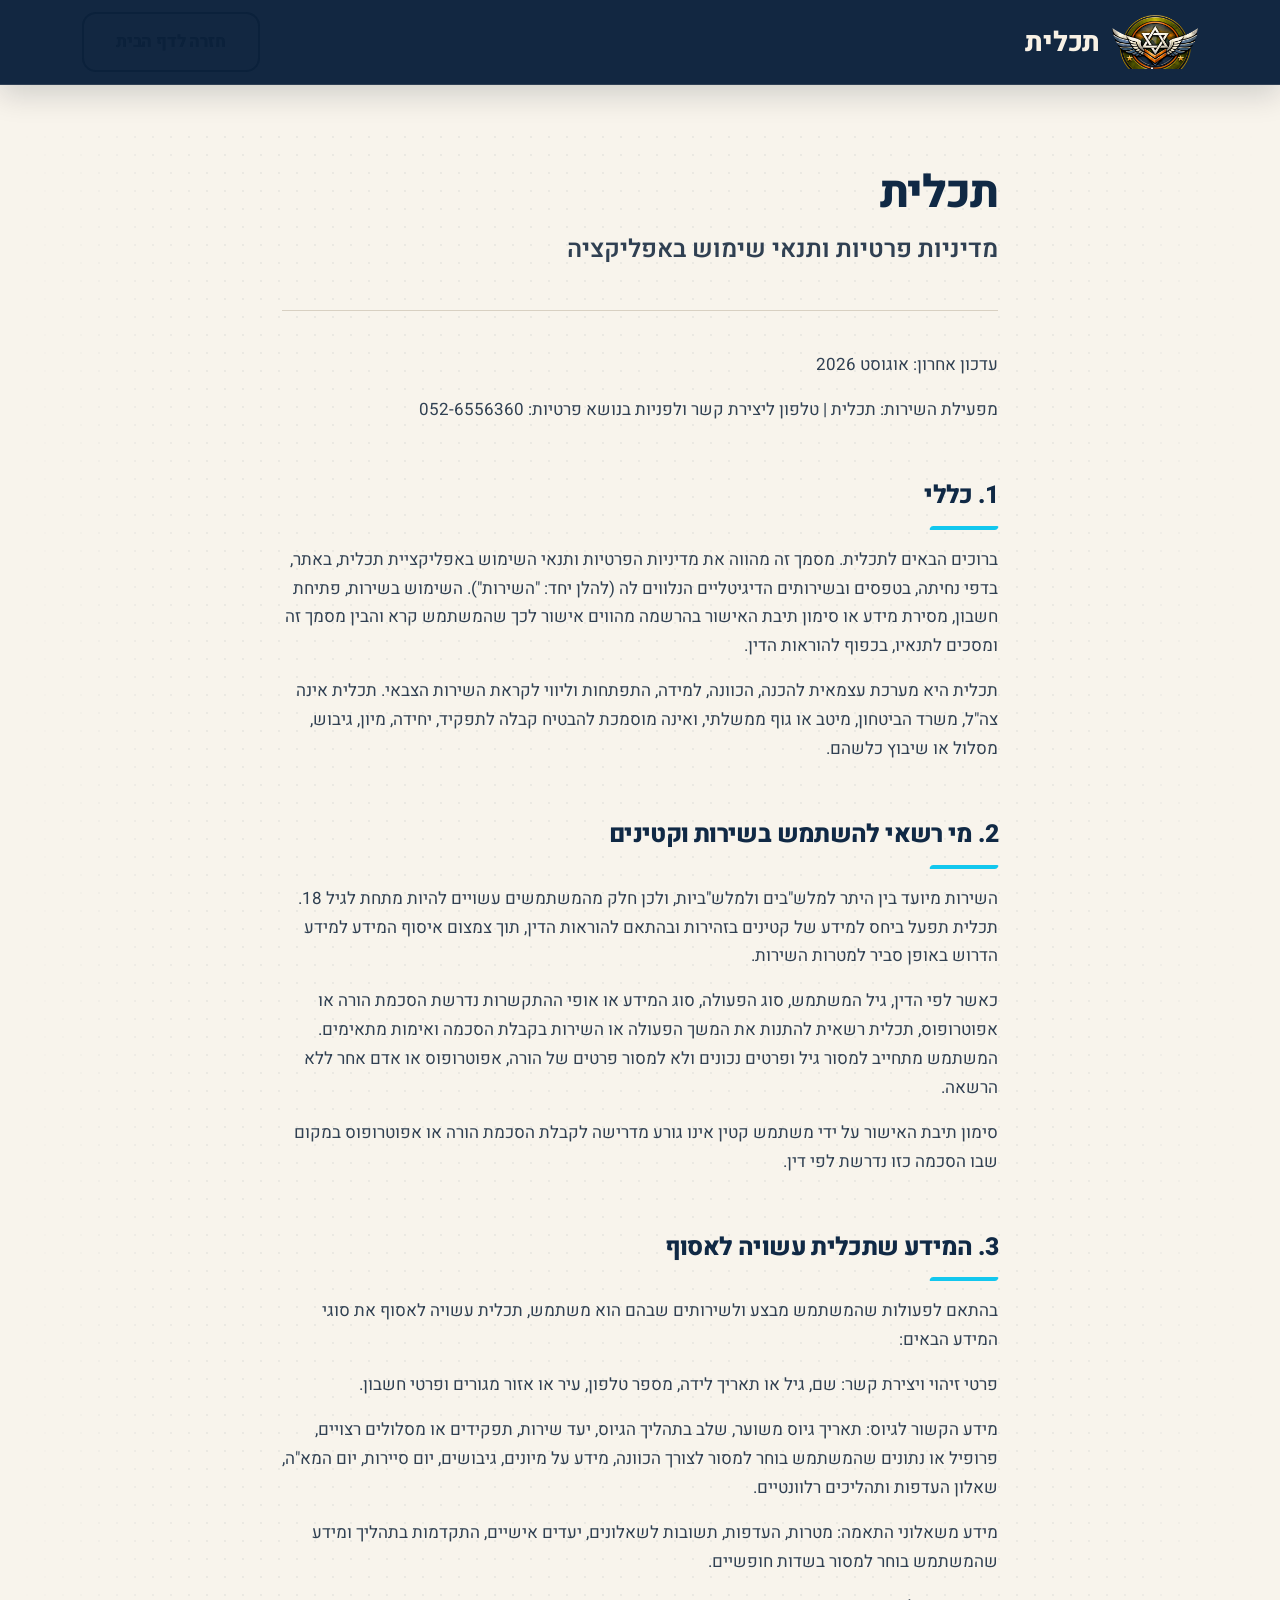
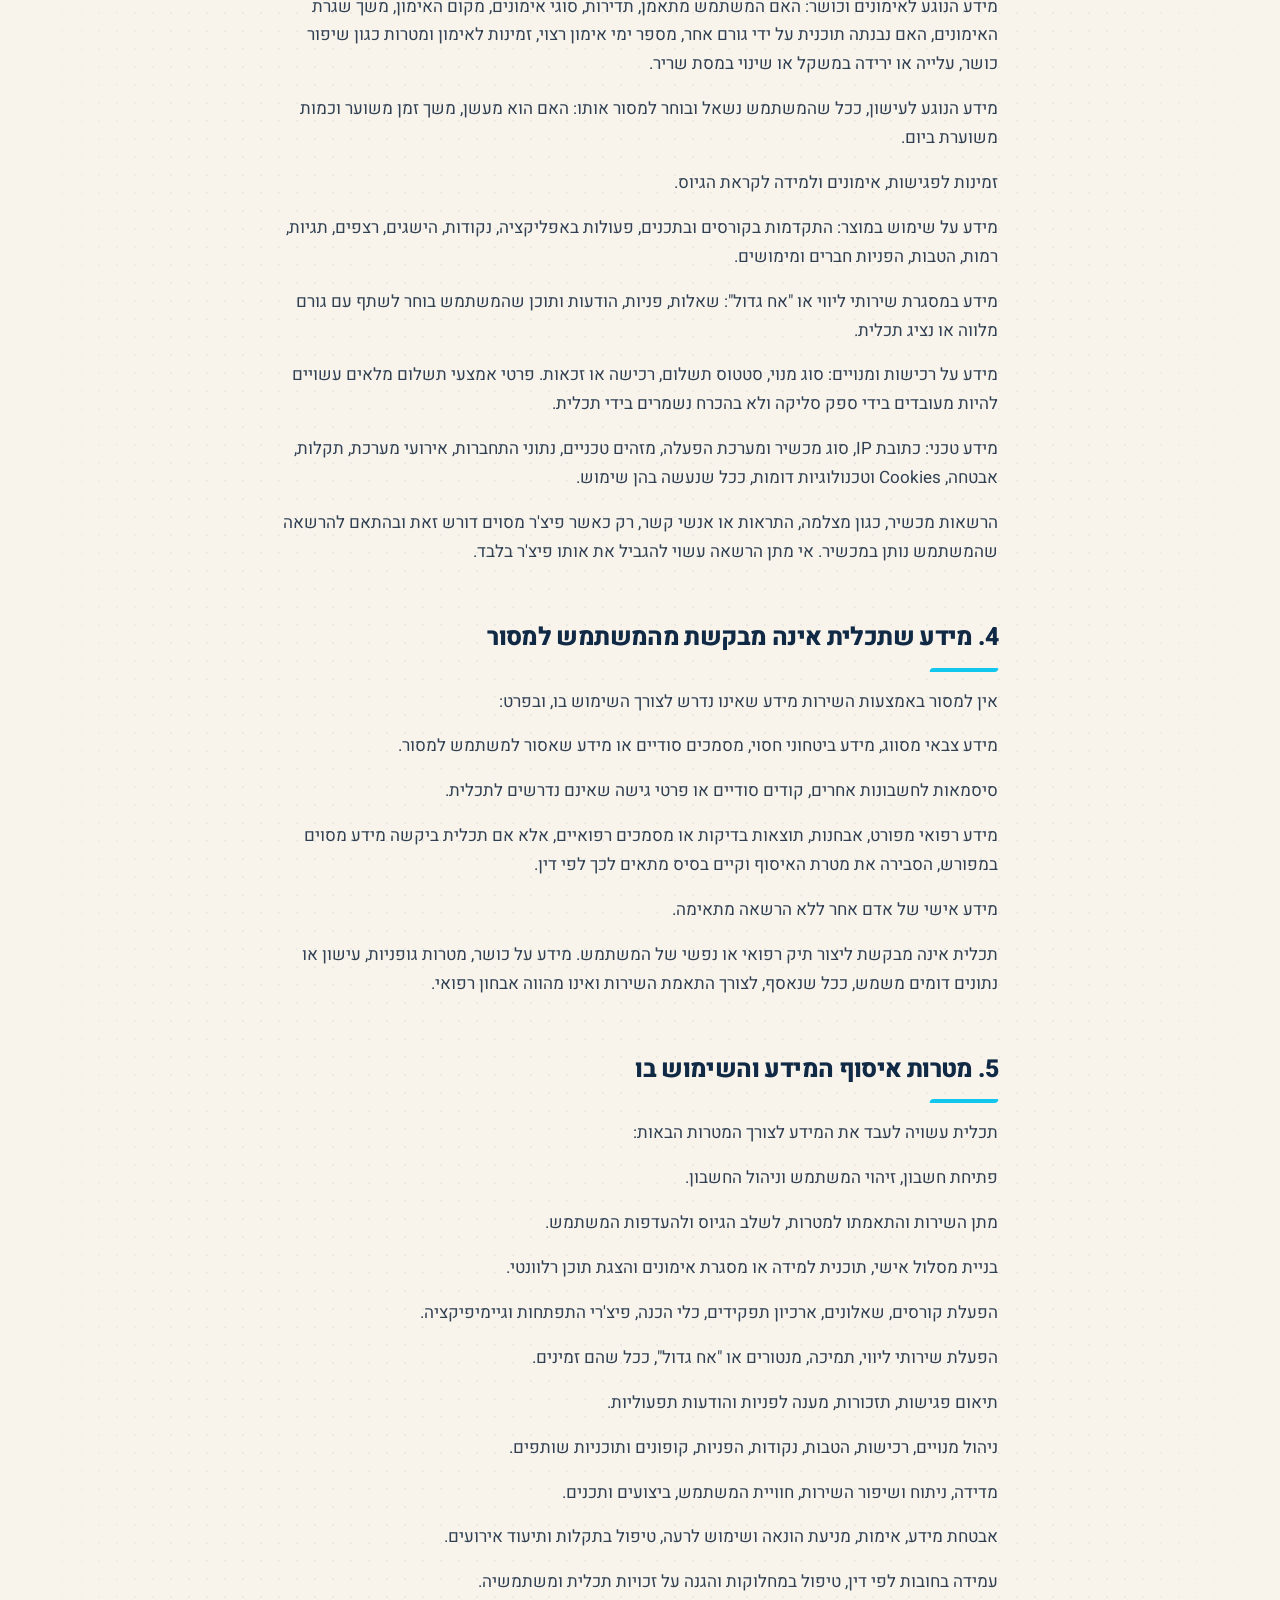
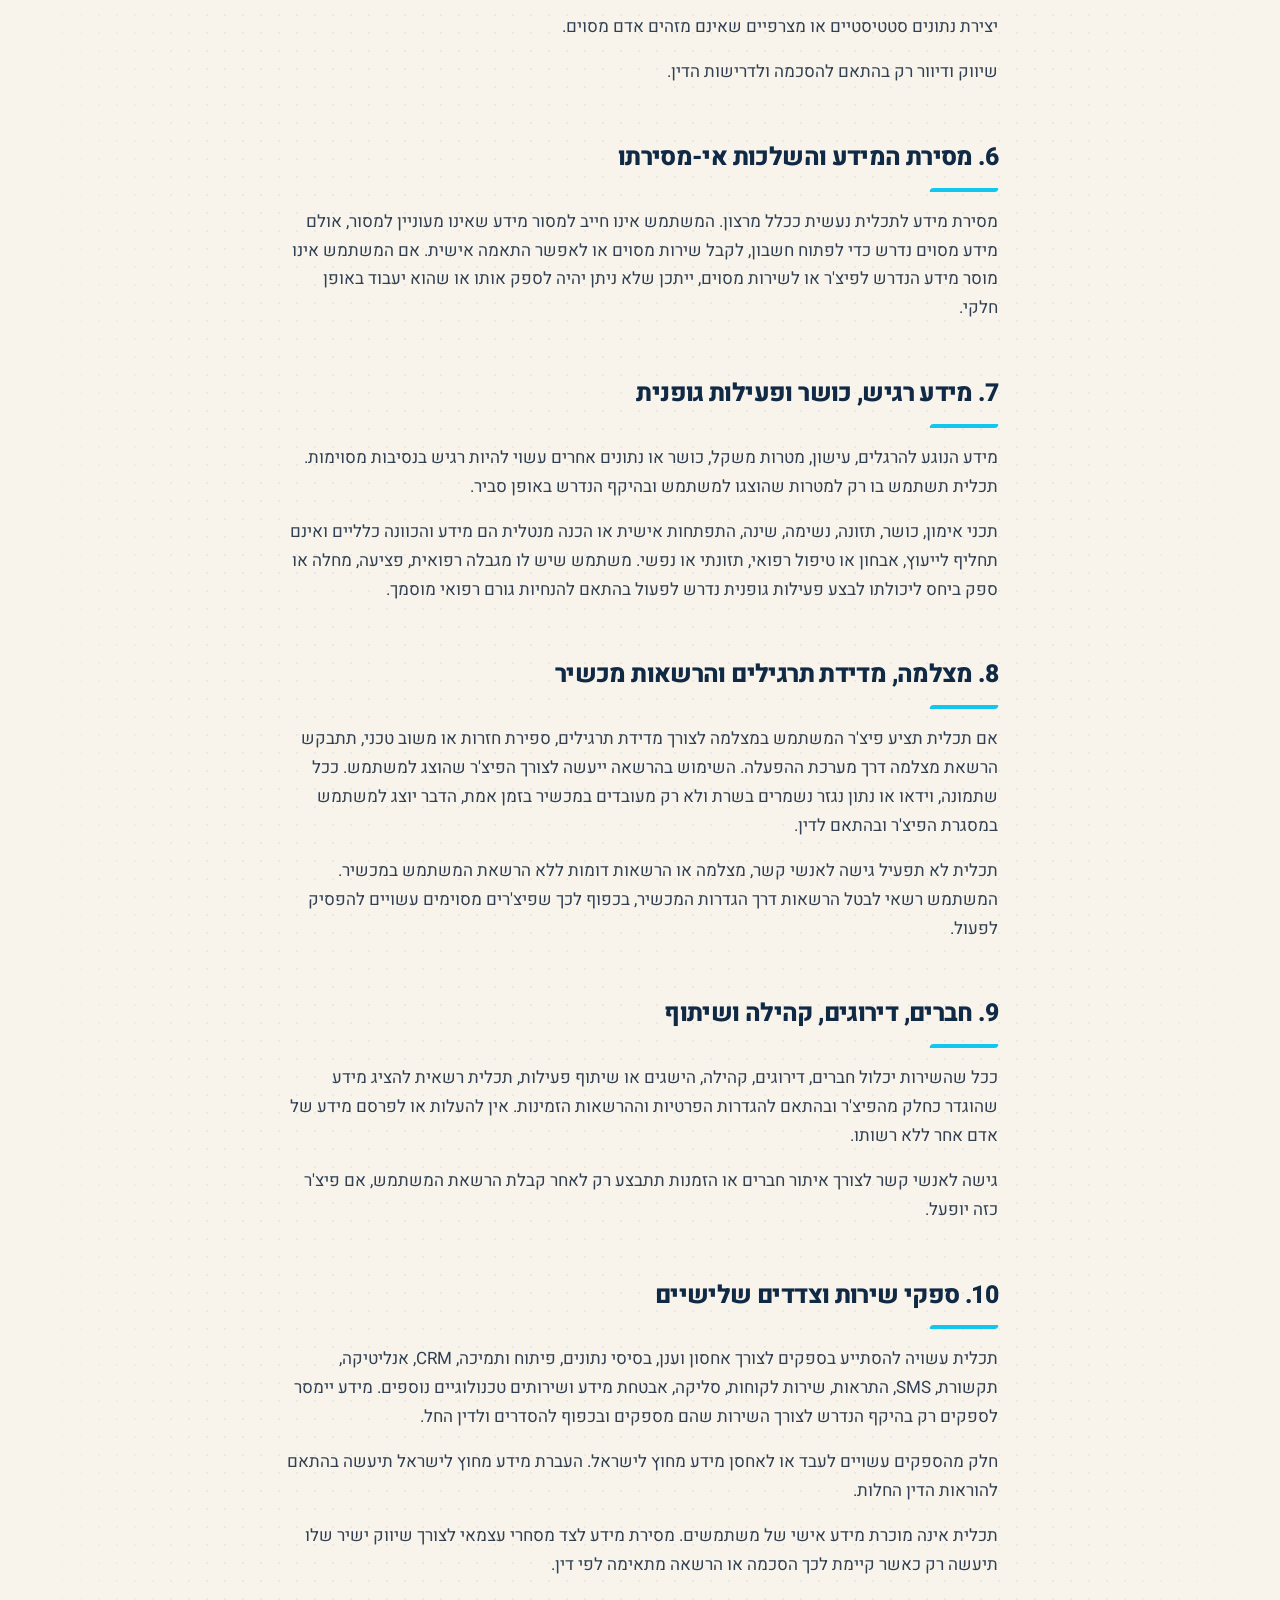
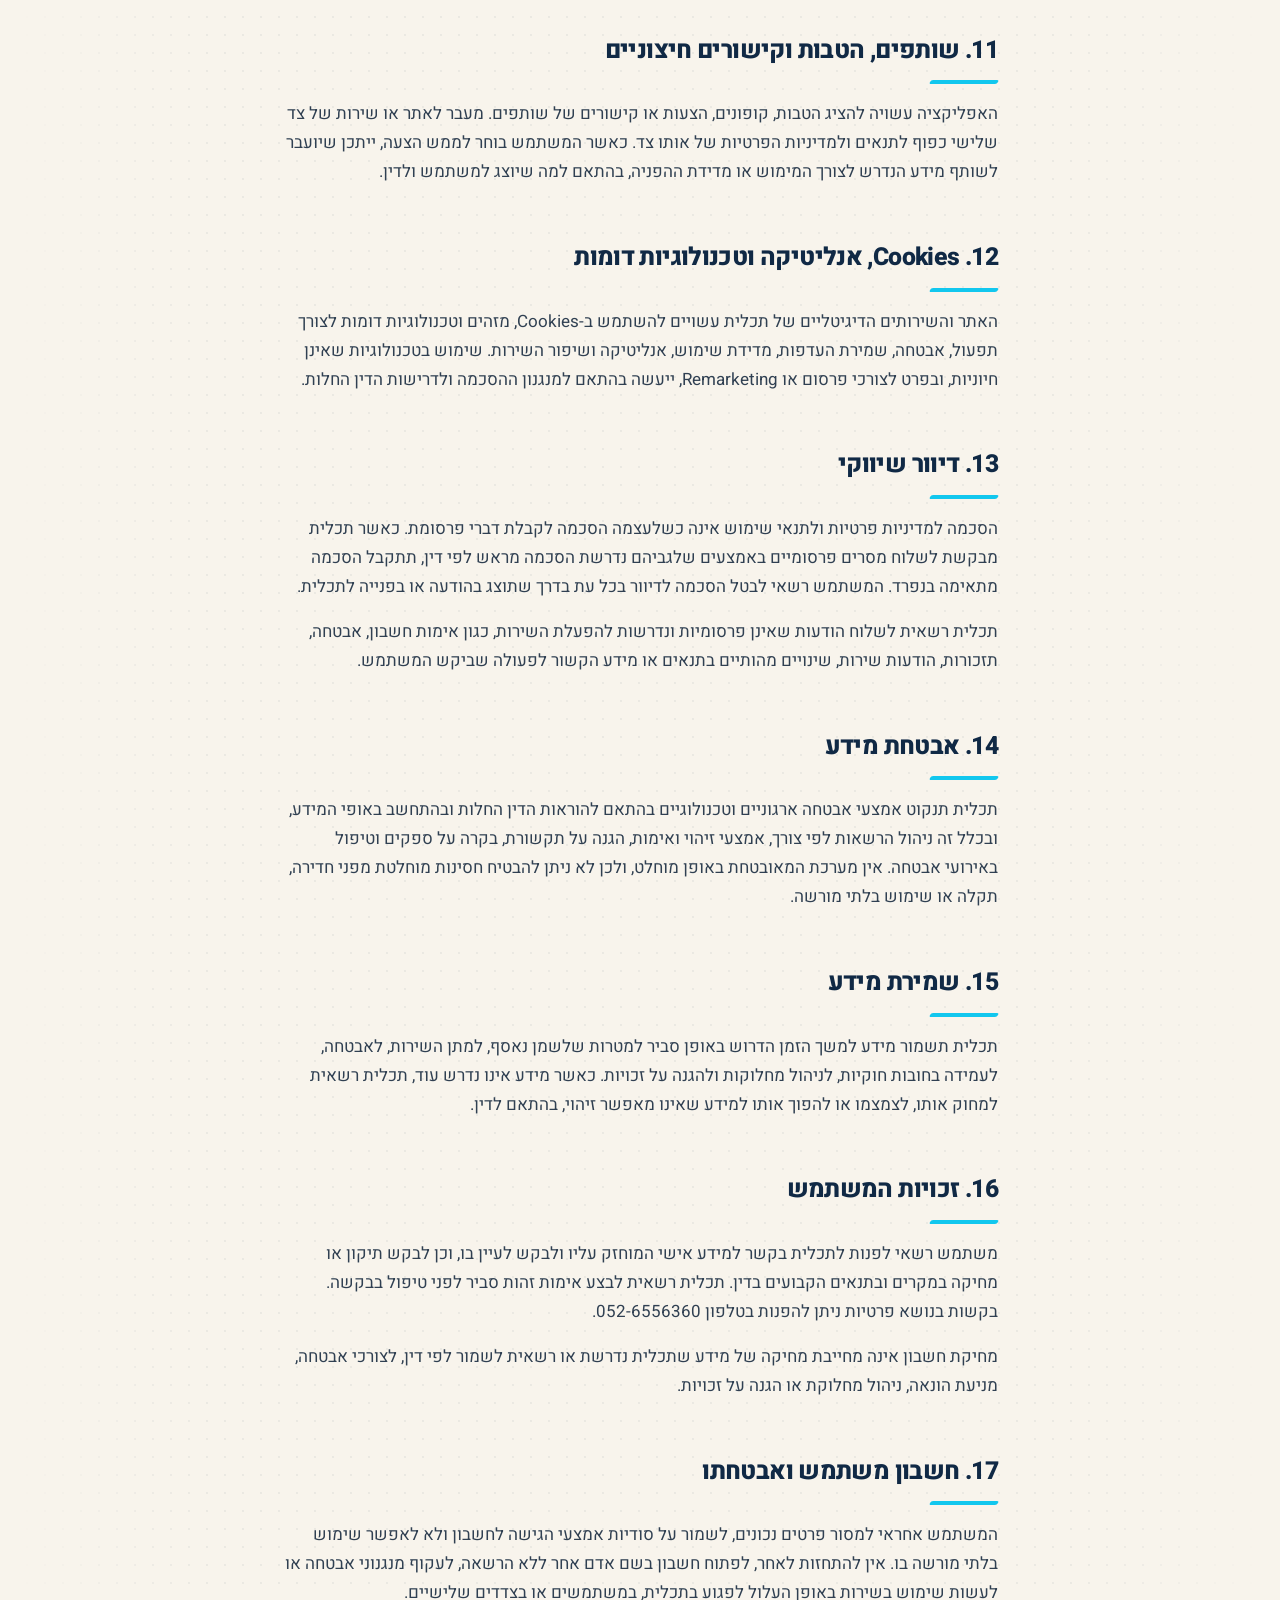
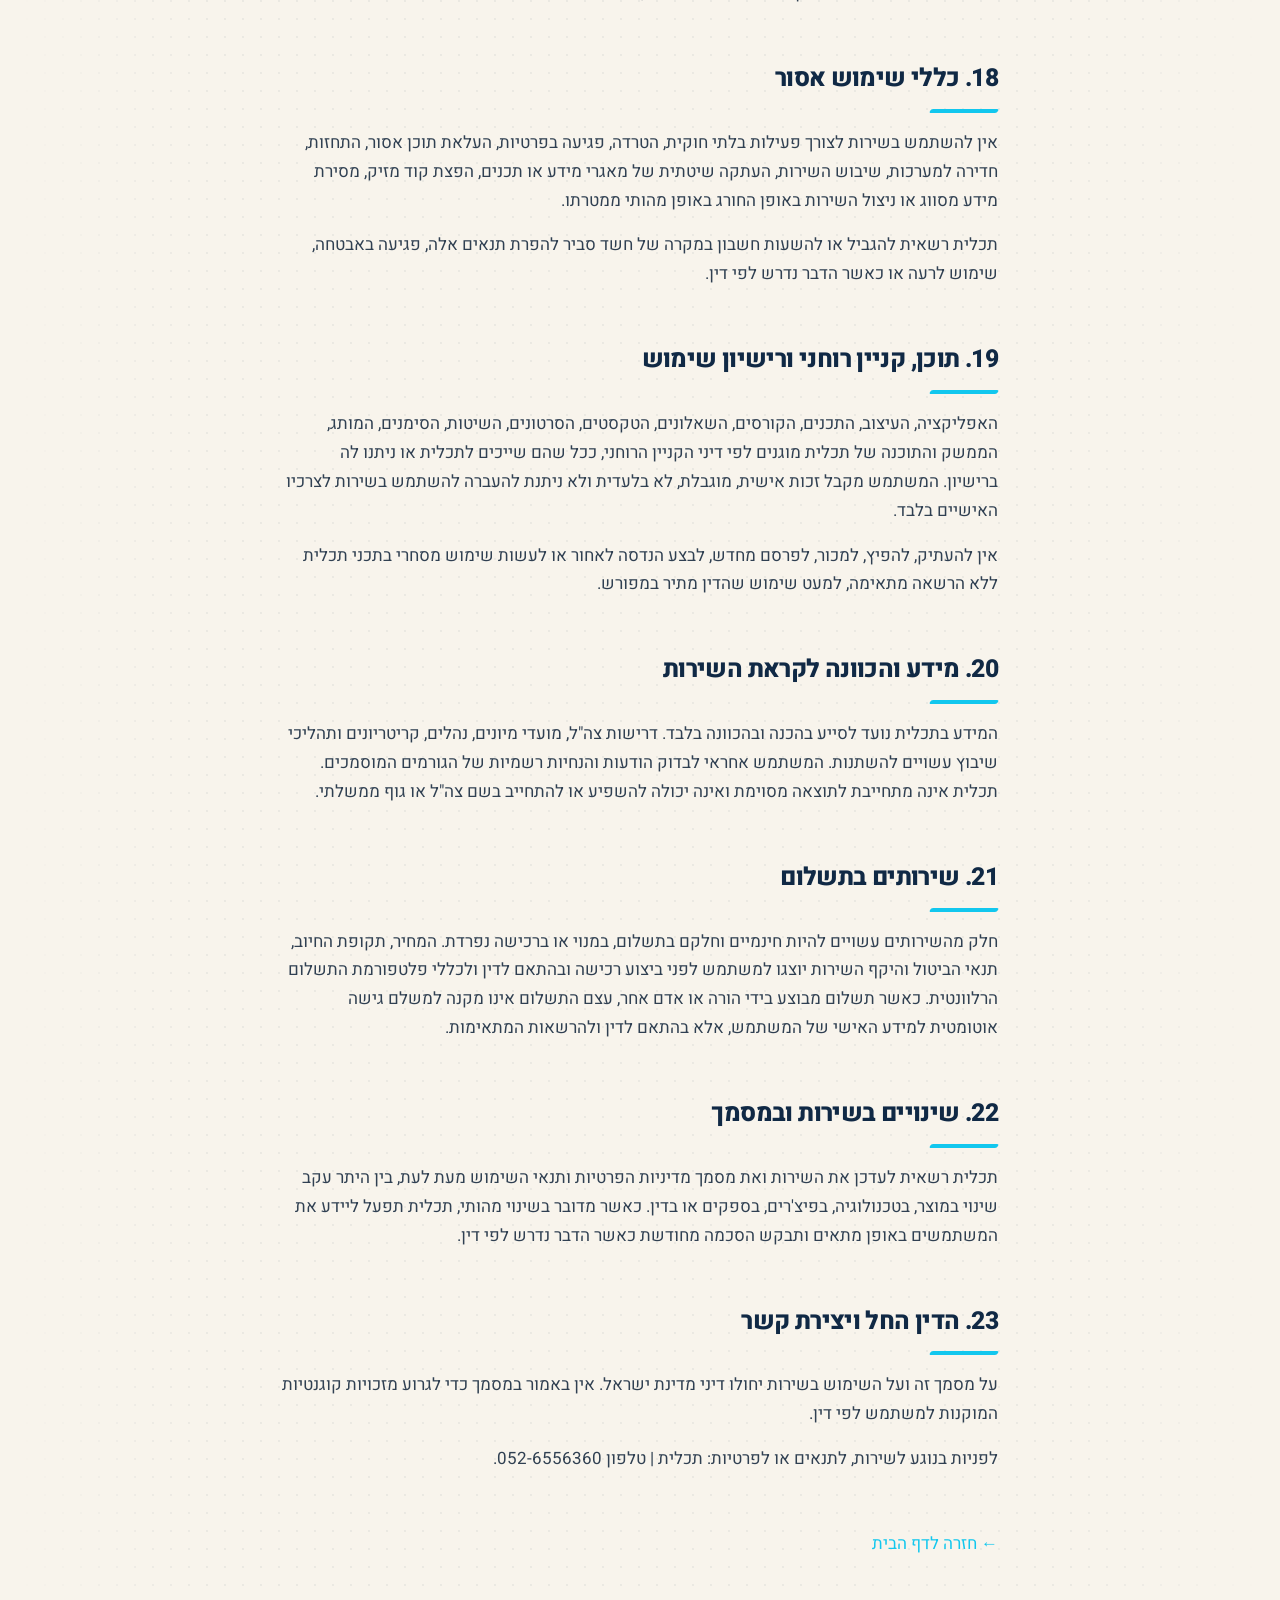
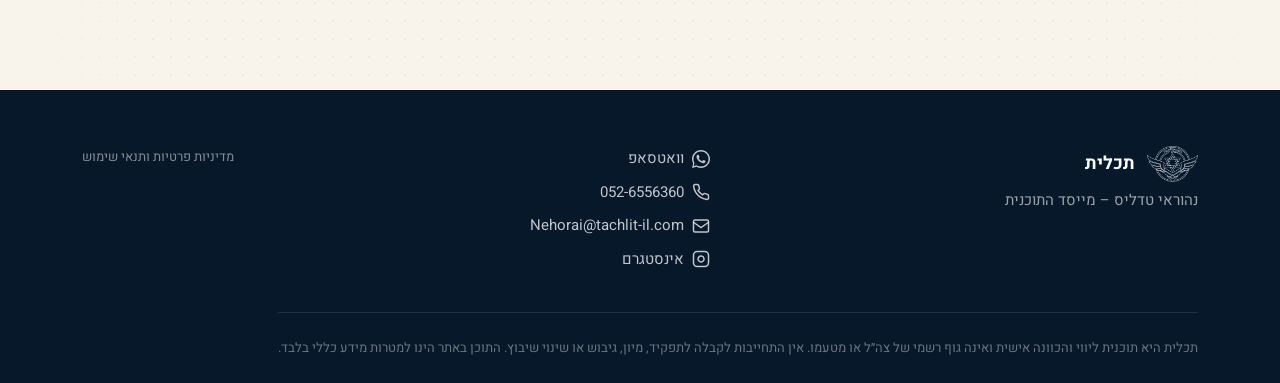
<file: privacy-terms.html>
<!DOCTYPE html>
<html lang="he" dir="rtl">
<head>
  <meta charset="UTF-8">
  <meta name="viewport" content="width=device-width, initial-scale=1.0">
  <title>מדיניות פרטיות ותנאי שימוש – תכלית</title>
  <meta name="description" content="מדיניות הפרטיות ותנאי השימוש של תכלית.">
  <meta name="robots" content="noindex">
  <link rel="icon" type="image/png" href="assets/tachlit-colorful-logo.png">
  <!-- Google Analytics -->
  <script async src="https://www.googletagmanager.com/gtag/js?id=G-2BCJQSBRN6"></script>
  <script>
    window.dataLayer = window.dataLayer || [];
    function gtag(){dataLayer.push(arguments);}
    gtag('js', new Date());
    gtag('config', 'G-2BCJQSBRN6');
  </script>
  <!-- PostHog -->
  <script>
    !function(t,e){var o,n,p,r;e.__SV||(window.posthog && window.posthog.__loaded)||(window.posthog=e,e._i=[],e.init=function(i,s,a){function g(t,e){var o=e.split(".");2==o.length&&(t=t[o[0]],e=o[1]),t[e]=function(){t.push([e].concat(Array.prototype.slice.call(arguments,0)))}}p||((p=t.createElement("script")).type="text/javascript",p.crossOrigin="anonymous",p.async=!0,p.src=s.api_host.replace(".i.posthog.com","-assets.i.posthog.com")+"/static/array.js",p.onerror=function(){p=null},(r=t.getElementsByTagName("script")[0]).parentNode.insertBefore(p,r));var u=e;for(void 0!==a?u=e[a]=[]:a="posthog",u.people=u.people||[],u.toString=function(t){var e="posthog";return"posthog"!==a&&(e+="."+a),t||(e+=" (stub)")},u.people.toString=function(){return u.toString(1)+".people (stub)"},o="Sn Cn init Hn Un Gn Yi zn Kn qn capture Vn kn calculateEventProperties es register register_once register_for_session unregister unregister_for_session os Bn ss getFeatureFlag getFeatureFlagPayload getFeatureFlagResult getAllFeatureFlags isFeatureEnabled reloadFeatureFlags updateEarlyAccessFeatureEnrollment getEarlyAccessFeatures on onFeatureFlags onSessionId getSurveys getActiveMatchingSurveys renderSurvey displaySurvey cancelPendingSurvey canRenderSurvey canRenderSurveyAsync ls identify setPersonProperties unsetPersonProperties group resetGroups setPersonPropertiesForFlags resetPersonPropertiesForFlags setGroupPropertiesForFlags resetGroupPropertiesForFlags reset us shutdown setIdentity clearIdentity get_distinct_id getGroups get_session_id get_session_replay_url alias set_config startSessionRecording stopSessionRecording sessionRecordingStarted captureException addExceptionStep captureLog startExceptionAutocapture stopExceptionAutocapture loadToolbar get_property getSessionProperty rs Xn createPersonProfile setInternalOrTestUser ns $n vs opt_in_capturing opt_out_capturing has_opted_in_capturing has_opted_out_capturing get_explicit_consent_status is_capturing clear_opt_in_out_capturing Jn debug tr At getPageViewId captureTraceFeedback captureTraceMetric Ln".split(" "),n=0;n<o.length;n++)g(u,o[n]);e._i.push([i,s,a])},e.__SV=1)}(document,window.posthog||[]);
    posthog.init('phc_tBFUBJfY5oVrM9WwNaGAnmefCuUJGquFpdAQWQ2Xx7EQ', {
        api_host: 'https://eu.i.posthog.com',
        defaults: '2026-05-30',
        person_profiles: 'identified_only'
    });
  </script>
  <link rel="preconnect" href="https://fonts.googleapis.com">
  <link rel="preconnect" href="https://fonts.gstatic.com" crossorigin>
  <link href="https://fonts.googleapis.com/css2?family=Heebo:wght@400;600;800&display=swap" rel="stylesheet">
  <link rel="stylesheet" href="css/styles.css">
</head>
<body>
  <header class="header" role="banner">
    <div class="container header__inner">
      <a href="index.html" class="header__logo header__logo--colorful" aria-label="תכלית – חזרה לדף הבית">
        <img src="assets/tachlit-colorful-logo.png" alt="לוגו תכלית" width="40" height="40">
        <span class="header__logo-text">תכלית</span>
      </a>
      <a href="index.html" class="btn btn--secondary header__cta" style="display: inline-flex;">חזרה לדף הבית</a>
    </div>
  </header>

  <main id="main-content" class="legal-page">
    <section class="legal-page__section">
      <article class="container container--narrow legal-document" aria-labelledby="legal-document-title">
        <header class="legal-document__header">
          <h1 id="legal-document-title">תכלית</h1>
          <p class="legal-document__title">מדיניות פרטיות ותנאי שימוש באפליקציה</p>
        </header>

        <p>עדכון אחרון: אוגוסט 2026</p>
        <p>מפעילת השירות: תכלית | טלפון ליצירת קשר ולפניות בנושא פרטיות: 052-6556360</p>

        <h2>1. כללי</h2>
        <p>ברוכים הבאים לתכלית. מסמך זה מהווה את מדיניות הפרטיות ותנאי השימוש באפליקציית תכלית, באתר, בדפי נחיתה, בטפסים ובשירותים הדיגיטליים הנלווים לה (להלן יחד: "השירות"). השימוש בשירות, פתיחת חשבון, מסירת מידע או סימון תיבת האישור בהרשמה מהווים אישור לכך שהמשתמש קרא והבין מסמך זה ומסכים לתנאיו, בכפוף להוראות הדין.</p>
        <p>תכלית היא מערכת עצמאית להכנה, הכוונה, למידה, התפתחות וליווי לקראת השירות הצבאי. תכלית אינה צה"ל, משרד הביטחון, מיטב או גוף ממשלתי, ואינה מוסמכת להבטיח קבלה לתפקיד, יחידה, מיון, גיבוש, מסלול או שיבוץ כלשהם.</p>

        <h2>2. מי רשאי להשתמש בשירות וקטינים</h2>
        <p>השירות מיועד בין היתר למלש"בים ולמלש"ביות, ולכן חלק מהמשתמשים עשויים להיות מתחת לגיל 18. תכלית תפעל ביחס למידע של קטינים בזהירות ובהתאם להוראות הדין, תוך צמצום איסוף המידע למידע הדרוש באופן סביר למטרות השירות.</p>
        <p>כאשר לפי הדין, גיל המשתמש, סוג הפעולה, סוג המידע או אופי ההתקשרות נדרשת הסכמת הורה או אפוטרופוס, תכלית רשאית להתנות את המשך הפעולה או השירות בקבלת הסכמה ואימות מתאימים. המשתמש מתחייב למסור גיל ופרטים נכונים ולא למסור פרטים של הורה, אפוטרופוס או אדם אחר ללא הרשאה.</p>
        <p>סימון תיבת האישור על ידי משתמש קטין אינו גורע מדרישה לקבלת הסכמת הורה או אפוטרופוס במקום שבו הסכמה כזו נדרשת לפי דין.</p>

        <h2>3. המידע שתכלית עשויה לאסוף</h2>
        <p>בהתאם לפעולות שהמשתמש מבצע ולשירותים שבהם הוא משתמש, תכלית עשויה לאסוף את סוגי המידע הבאים:</p>
        <p>פרטי זיהוי ויצירת קשר: שם, גיל או תאריך לידה, מספר טלפון, עיר או אזור מגורים ופרטי חשבון.</p>
        <p>מידע הקשור לגיוס: תאריך גיוס משוער, שלב בתהליך הגיוס, יעד שירות, תפקידים או מסלולים רצויים, פרופיל או נתונים שהמשתמש בוחר למסור לצורך הכוונה, מידע על מיונים, גיבושים, יום סיירות, יום המא"ה, שאלון העדפות ותהליכים רלוונטיים.</p>
        <p>מידע משאלוני התאמה: מטרות, העדפות, תשובות לשאלונים, יעדים אישיים, התקדמות בתהליך ומידע שהמשתמש בוחר למסור בשדות חופשיים.</p>
        <p>מידע הנוגע לאימונים וכושר: האם המשתמש מתאמן, תדירות, סוגי אימונים, מקום האימון, משך שגרת האימונים, האם נבנתה תוכנית על ידי גורם אחר, מספר ימי אימון רצוי, זמינות לאימון ומטרות כגון שיפור כושר, עלייה או ירידה במשקל או שינוי במסת שריר.</p>
        <p>מידע הנוגע לעישון, ככל שהמשתמש נשאל ובוחר למסור אותו: האם הוא מעשן, משך זמן משוער וכמות משוערת ביום.</p>
        <p>זמינות לפגישות, אימונים ולמידה לקראת הגיוס.</p>
        <p>מידע על שימוש במוצר: התקדמות בקורסים ובתכנים, פעולות באפליקציה, נקודות, הישגים, רצפים, תגיות, רמות, הטבות, הפניות חברים ומימושים.</p>
        <p>מידע במסגרת שירותי ליווי או "אח גדול": שאלות, פניות, הודעות ותוכן שהמשתמש בוחר לשתף עם גורם מלווה או נציג תכלית.</p>
        <p>מידע על רכישות ומנויים: סוג מנוי, סטטוס תשלום, רכישה או זכאות. פרטי אמצעי תשלום מלאים עשויים להיות מעובדים בידי ספק סליקה ולא בהכרח נשמרים בידי תכלית.</p>
        <p>מידע טכני: כתובת IP, סוג מכשיר ומערכת הפעלה, מזהים טכניים, נתוני התחברות, אירועי מערכת, תקלות, אבטחה, Cookies וטכנולוגיות דומות, ככל שנעשה בהן שימוש.</p>
        <p>הרשאות מכשיר, כגון מצלמה, התראות או אנשי קשר, רק כאשר פיצ'ר מסוים דורש זאת ובהתאם להרשאה שהמשתמש נותן במכשיר. אי מתן הרשאה עשוי להגביל את אותו פיצ'ר בלבד.</p>

        <h2>4. מידע שתכלית אינה מבקשת מהמשתמש למסור</h2>
        <p>אין למסור באמצעות השירות מידע שאינו נדרש לצורך השימוש בו, ובפרט:</p>
        <p>מידע צבאי מסווג, מידע ביטחוני חסוי, מסמכים סודיים או מידע שאסור למשתמש למסור.</p>
        <p>סיסמאות לחשבונות אחרים, קודים סודיים או פרטי גישה שאינם נדרשים לתכלית.</p>
        <p>מידע רפואי מפורט, אבחנות, תוצאות בדיקות או מסמכים רפואיים, אלא אם תכלית ביקשה מידע מסוים במפורש, הסבירה את מטרת האיסוף וקיים בסיס מתאים לכך לפי דין.</p>
        <p>מידע אישי של אדם אחר ללא הרשאה מתאימה.</p>
        <p>תכלית אינה מבקשת ליצור תיק רפואי או נפשי של המשתמש. מידע על כושר, מטרות גופניות, עישון או נתונים דומים משמש, ככל שנאסף, לצורך התאמת השירות ואינו מהווה אבחון רפואי.</p>

        <h2>5. מטרות איסוף המידע והשימוש בו</h2>
        <p>תכלית עשויה לעבד את המידע לצורך המטרות הבאות:</p>
        <p>פתיחת חשבון, זיהוי המשתמש וניהול החשבון.</p>
        <p>מתן השירות והתאמתו למטרות, לשלב הגיוס ולהעדפות המשתמש.</p>
        <p>בניית מסלול אישי, תוכנית למידה או מסגרת אימונים והצגת תוכן רלוונטי.</p>
        <p>הפעלת קורסים, שאלונים, ארכיון תפקידים, כלי הכנה, פיצ'רי התפתחות וגיימיפיקציה.</p>
        <p>הפעלת שירותי ליווי, תמיכה, מנטורים או "אח גדול", ככל שהם זמינים.</p>
        <p>תיאום פגישות, תזכורות, מענה לפניות והודעות תפעוליות.</p>
        <p>ניהול מנויים, רכישות, הטבות, נקודות, הפניות, קופונים ותוכניות שותפים.</p>
        <p>מדידה, ניתוח ושיפור השירות, חוויית המשתמש, ביצועים ותכנים.</p>
        <p>אבטחת מידע, אימות, מניעת הונאה ושימוש לרעה, טיפול בתקלות ותיעוד אירועים.</p>
        <p>עמידה בחובות לפי דין, טיפול במחלוקות והגנה על זכויות תכלית ומשתמשיה.</p>
        <p>יצירת נתונים סטטיסטיים או מצרפיים שאינם מזהים אדם מסוים.</p>
        <p>שיווק ודיוור רק בהתאם להסכמה ולדרישות הדין.</p>

        <h2>6. מסירת המידע והשלכות אי-מסירתו</h2>
        <p>מסירת מידע לתכלית נעשית ככלל מרצון. המשתמש אינו חייב למסור מידע שאינו מעוניין למסור, אולם מידע מסוים נדרש כדי לפתוח חשבון, לקבל שירות מסוים או לאפשר התאמה אישית. אם המשתמש אינו מוסר מידע הנדרש לפיצ'ר או לשירות מסוים, ייתכן שלא ניתן יהיה לספק אותו או שהוא יעבוד באופן חלקי.</p>

        <h2>7. מידע רגיש, כושר ופעילות גופנית</h2>
        <p>מידע הנוגע להרגלים, עישון, מטרות משקל, כושר או נתונים אחרים עשוי להיות רגיש בנסיבות מסוימות. תכלית תשתמש בו רק למטרות שהוצגו למשתמש ובהיקף הנדרש באופן סביר.</p>
        <p>תכני אימון, כושר, תזונה, נשימה, שינה, התפתחות אישית או הכנה מנטלית הם מידע והכוונה כלליים ואינם תחליף לייעוץ, אבחון או טיפול רפואי, תזונתי או נפשי. משתמש שיש לו מגבלה רפואית, פציעה, מחלה או ספק ביחס ליכולתו לבצע פעילות גופנית נדרש לפעול בהתאם להנחיות גורם רפואי מוסמך.</p>

        <h2>8. מצלמה, מדידת תרגילים והרשאות מכשיר</h2>
        <p>אם תכלית תציע פיצ'ר המשתמש במצלמה לצורך מדידת תרגילים, ספירת חזרות או משוב טכני, תתבקש הרשאת מצלמה דרך מערכת ההפעלה. השימוש בהרשאה ייעשה לצורך הפיצ'ר שהוצג למשתמש. ככל שתמונה, וידאו או נתון נגזר נשמרים בשרת ולא רק מעובדים במכשיר בזמן אמת, הדבר יוצג למשתמש במסגרת הפיצ'ר ובהתאם לדין.</p>
        <p>תכלית לא תפעיל גישה לאנשי קשר, מצלמה או הרשאות דומות ללא הרשאת המשתמש במכשיר. המשתמש רשאי לבטל הרשאות דרך הגדרות המכשיר, בכפוף לכך שפיצ'רים מסוימים עשויים להפסיק לפעול.</p>

        <h2>9. חברים, דירוגים, קהילה ושיתוף</h2>
        <p>ככל שהשירות יכלול חברים, דירוגים, קהילה, הישגים או שיתוף פעילות, תכלית רשאית להציג מידע שהוגדר כחלק מהפיצ'ר ובהתאם להגדרות הפרטיות וההרשאות הזמינות. אין להעלות או לפרסם מידע של אדם אחר ללא רשותו.</p>
        <p>גישה לאנשי קשר לצורך איתור חברים או הזמנות תתבצע רק לאחר קבלת הרשאת המשתמש, אם פיצ'ר כזה יופעל.</p>

        <h2>10. ספקי שירות וצדדים שלישיים</h2>
        <p>תכלית עשויה להסתייע בספקים לצורך אחסון וענן, בסיסי נתונים, פיתוח ותמיכה, CRM, אנליטיקה, תקשורת, SMS, התראות, שירות לקוחות, סליקה, אבטחת מידע ושירותים טכנולוגיים נוספים. מידע יימסר לספקים רק בהיקף הנדרש לצורך השירות שהם מספקים ובכפוף להסדרים ולדין החל.</p>
        <p>חלק מהספקים עשויים לעבד או לאחסן מידע מחוץ לישראל. העברת מידע מחוץ לישראל תיעשה בהתאם להוראות הדין החלות.</p>
        <p>תכלית אינה מוכרת מידע אישי של משתמשים. מסירת מידע לצד מסחרי עצמאי לצורך שיווק ישיר שלו תיעשה רק כאשר קיימת לכך הסכמה או הרשאה מתאימה לפי דין.</p>

        <h2>11. שותפים, הטבות וקישורים חיצוניים</h2>
        <p>האפליקציה עשויה להציג הטבות, קופונים, הצעות או קישורים של שותפים. מעבר לאתר או שירות של צד שלישי כפוף לתנאים ולמדיניות הפרטיות של אותו צד. כאשר המשתמש בוחר לממש הצעה, ייתכן שיועבר לשותף מידע הנדרש לצורך המימוש או מדידת ההפניה, בהתאם למה שיוצג למשתמש ולדין.</p>

        <h2>12. Cookies, אנליטיקה וטכנולוגיות דומות</h2>
        <p>האתר והשירותים הדיגיטליים של תכלית עשויים להשתמש ב-Cookies, מזהים וטכנולוגיות דומות לצורך תפעול, אבטחה, שמירת העדפות, מדידת שימוש, אנליטיקה ושיפור השירות. שימוש בטכנולוגיות שאינן חיוניות, ובפרט לצורכי פרסום או Remarketing, ייעשה בהתאם למנגנון ההסכמה ולדרישות הדין החלות.</p>

        <h2>13. דיוור שיווקי</h2>
        <p>הסכמה למדיניות פרטיות ולתנאי שימוש אינה כשלעצמה הסכמה לקבלת דברי פרסומת. כאשר תכלית מבקשת לשלוח מסרים פרסומיים באמצעים שלגביהם נדרשת הסכמה מראש לפי דין, תתקבל הסכמה מתאימה בנפרד. המשתמש רשאי לבטל הסכמה לדיוור בכל עת בדרך שתוצג בהודעה או בפנייה לתכלית.</p>
        <p>תכלית רשאית לשלוח הודעות שאינן פרסומיות ונדרשות להפעלת השירות, כגון אימות חשבון, אבטחה, תזכורות, הודעות שירות, שינויים מהותיים בתנאים או מידע הקשור לפעולה שביקש המשתמש.</p>

        <h2>14. אבטחת מידע</h2>
        <p>תכלית תנקוט אמצעי אבטחה ארגוניים וטכנולוגיים בהתאם להוראות הדין החלות ובהתחשב באופי המידע, ובכלל זה ניהול הרשאות לפי צורך, אמצעי זיהוי ואימות, הגנה על תקשורת, בקרה על ספקים וטיפול באירועי אבטחה. אין מערכת המאובטחת באופן מוחלט, ולכן לא ניתן להבטיח חסינות מוחלטת מפני חדירה, תקלה או שימוש בלתי מורשה.</p>

        <h2>15. שמירת מידע</h2>
        <p>תכלית תשמור מידע למשך הזמן הדרוש באופן סביר למטרות שלשמן נאסף, למתן השירות, לאבטחה, לעמידה בחובות חוקיות, לניהול מחלוקות ולהגנה על זכויות. כאשר מידע אינו נדרש עוד, תכלית רשאית למחוק אותו, לצמצמו או להפוך אותו למידע שאינו מאפשר זיהוי, בהתאם לדין.</p>

        <h2>16. זכויות המשתמש</h2>
        <p>משתמש רשאי לפנות לתכלית בקשר למידע אישי המוחזק עליו ולבקש לעיין בו, וכן לבקש תיקון או מחיקה במקרים ובתנאים הקבועים בדין. תכלית רשאית לבצע אימות זהות סביר לפני טיפול בבקשה. בקשות בנושא פרטיות ניתן להפנות בטלפון 052-6556360.</p>
        <p>מחיקת חשבון אינה מחייבת מחיקה של מידע שתכלית נדרשת או רשאית לשמור לפי דין, לצורכי אבטחה, מניעת הונאה, ניהול מחלוקת או הגנה על זכויות.</p>

        <h2>17. חשבון משתמש ואבטחתו</h2>
        <p>המשתמש אחראי למסור פרטים נכונים, לשמור על סודיות אמצעי הגישה לחשבון ולא לאפשר שימוש בלתי מורשה בו. אין להתחזות לאחר, לפתוח חשבון בשם אדם אחר ללא הרשאה, לעקוף מנגנוני אבטחה או לעשות שימוש בשירות באופן העלול לפגוע בתכלית, במשתמשים או בצדדים שלישיים.</p>

        <h2>18. כללי שימוש אסור</h2>
        <p>אין להשתמש בשירות לצורך פעילות בלתי חוקית, הטרדה, פגיעה בפרטיות, העלאת תוכן אסור, התחזות, חדירה למערכות, שיבוש השירות, העתקה שיטתית של מאגרי מידע או תכנים, הפצת קוד מזיק, מסירת מידע מסווג או ניצול השירות באופן החורג באופן מהותי ממטרתו.</p>
        <p>תכלית רשאית להגביל או להשעות חשבון במקרה של חשד סביר להפרת תנאים אלה, פגיעה באבטחה, שימוש לרעה או כאשר הדבר נדרש לפי דין.</p>

        <h2>19. תוכן, קניין רוחני ורישיון שימוש</h2>
        <p>האפליקציה, העיצוב, התכנים, הקורסים, השאלונים, הטקסטים, הסרטונים, השיטות, הסימנים, המותג, הממשק והתוכנה של תכלית מוגנים לפי דיני הקניין הרוחני, ככל שהם שייכים לתכלית או ניתנו לה ברישיון. המשתמש מקבל זכות אישית, מוגבלת, לא בלעדית ולא ניתנת להעברה להשתמש בשירות לצרכיו האישיים בלבד.</p>
        <p>אין להעתיק, להפיץ, למכור, לפרסם מחדש, לבצע הנדסה לאחור או לעשות שימוש מסחרי בתכני תכלית ללא הרשאה מתאימה, למעט שימוש שהדין מתיר במפורש.</p>

        <h2>20. מידע והכוונה לקראת השירות</h2>
        <p>המידע בתכלית נועד לסייע בהכנה ובהכוונה בלבד. דרישות צה"ל, מועדי מיונים, נהלים, קריטריונים ותהליכי שיבוץ עשויים להשתנות. המשתמש אחראי לבדוק הודעות והנחיות רשמיות של הגורמים המוסמכים. תכלית אינה מתחייבת לתוצאה מסוימת ואינה יכולה להשפיע או להתחייב בשם צה"ל או גוף ממשלתי.</p>

        <h2>21. שירותים בתשלום</h2>
        <p>חלק מהשירותים עשויים להיות חינמיים וחלקם בתשלום, במנוי או ברכישה נפרדת. המחיר, תקופת החיוב, תנאי הביטול והיקף השירות יוצגו למשתמש לפני ביצוע רכישה ובהתאם לדין ולכללי פלטפורמת התשלום הרלוונטית. כאשר תשלום מבוצע בידי הורה או אדם אחר, עצם התשלום אינו מקנה למשלם גישה אוטומטית למידע האישי של המשתמש, אלא בהתאם לדין ולהרשאות המתאימות.</p>

        <h2>22. שינויים בשירות ובמסמך</h2>
        <p>תכלית רשאית לעדכן את השירות ואת מסמך מדיניות הפרטיות ותנאי השימוש מעת לעת, בין היתר עקב שינוי במוצר, בטכנולוגיה, בפיצ'רים, בספקים או בדין. כאשר מדובר בשינוי מהותי, תכלית תפעל ליידע את המשתמשים באופן מתאים ותבקש הסכמה מחודשת כאשר הדבר נדרש לפי דין.</p>

        <h2>23. הדין החל ויצירת קשר</h2>
        <p>על מסמך זה ועל השימוש בשירות יחולו דיני מדינת ישראל. אין באמור במסמך כדי לגרוע מזכויות קוגנטיות המוקנות למשתמש לפי דין.</p>
        <p>לפניות בנוגע לשירות, לתנאים או לפרטיות: תכלית | טלפון 052-6556360.</p>

        <p class="legal-document__home-link"><a href="index.html">← חזרה לדף הבית</a></p>
      </article>
    </section>
  </main>

  <footer class="footer" role="contentinfo">
    <div class="container footer__inner">
      <div>
        <div class="footer__brand">
          <img src="assets/tachlit-white-logo.png" alt="לוגו תכלית" width="36" height="36" loading="lazy">
          <span class="footer__brand-name">תכלית</span>
        </div>
        <p class="footer__founder">נהוראי טדליס – מייסד התוכנית</p>
      </div>

      <div class="footer__contact">
        <a href="https://wa.me/972526556360" target="_blank" rel="noopener noreferrer" data-analytics="click-whatsapp">
          <svg class="footer__contact-icon" viewBox="0 0 24 24" fill="currentColor" aria-hidden="true"><path d="M17.472 14.382c-.297-.149-1.758-.867-2.03-.967-.273-.099-.471-.148-.67.15-.197.297-.767.966-.94 1.164-.173.199-.347.223-.644.075-.297-.15-1.255-.463-2.39-1.475-.883-.788-1.48-1.761-1.653-2.059-.173-.297-.018-.458.13-.606.134-.133.298-.347.446-.52.149-.174.198-.298.298-.497.099-.198.05-.371-.025-.52-.075-.149-.669-1.612-.916-2.207-.242-.579-.487-.5-.669-.51-.173-.008-.371-.01-.57-.01-.198 0-.52.074-.792.372-.272.297-1.04 1.016-1.04 2.479 0 1.462 1.065 2.875 1.213 3.074.149.198 2.096 3.2 5.077 4.487.709.306 1.262.489 1.694.625.712.227 1.36.195 1.871.118.571-.085 1.758-.719 2.006-1.413.248-.694.248-1.289.173-1.413-.074-.124-.272-.198-.57-.347z"/><path d="M12 0C5.373 0 0 5.373 0 12c0 2.13.556 4.13 1.528 5.87L0 24l6.305-1.654A11.944 11.944 0 0 0 12 24c6.627 0 12-5.373 12-12S18.627 0 12 0zm0 22c-1.94 0-3.77-.5-5.37-1.38l-.385-.228-3.99 1.047 1.065-3.89-.25-.397A9.947 9.947 0 0 1 2 12c0-5.514 4.486-10 10-10s10 4.486 10 10-4.486 10-10 10z"/></svg>
          וואטסאפ
        </a>
        <a href="tel:+972526556360" data-analytics="click-phone">
          <svg class="footer__contact-icon" viewBox="0 0 24 24" fill="none" stroke="currentColor" stroke-width="2" aria-hidden="true"><path d="M22 16.92v3a2 2 0 0 1-2.18 2 19.79 19.79 0 0 1-8.63-3.07 19.5 19.5 0 0 1-6-6 19.79 19.79 0 0 1-3.07-8.67A2 2 0 0 1 4.11 2h3a2 2 0 0 1 2 1.72c.127.96.361 1.903.7 2.81a2 2 0 0 1-.45 2.11L8.09 9.91a16 16 0 0 0 6 6l1.27-1.27a2 2 0 0 1 2.11-.45c.907.339 1.85.573 2.81.7A2 2 0 0 1 22 16.92z"/></svg>
          052-6556360
        </a>
        <a href="mailto:Nehorai@tachlit-il.com" data-analytics="click-email">
          <svg class="footer__contact-icon" viewBox="0 0 24 24" fill="none" stroke="currentColor" stroke-width="2" aria-hidden="true"><rect x="2" y="4" width="20" height="16" rx="2"/><path d="M22 7l-10 7L2 7"/></svg>
          Nehorai@tachlit-il.com
        </a>
        <a href="https://instagram.com/" target="_blank" rel="noopener noreferrer">
          <!-- PLACEHOLDER: עדכנו קישור לאינסטגרם -->
          <svg class="footer__contact-icon" viewBox="0 0 24 24" fill="none" stroke="currentColor" stroke-width="2" aria-hidden="true"><rect x="2" y="2" width="20" height="20" rx="5"/><path d="M16 11.37A4 4 0 1 1 12.63 8 4 4 0 0 1 16 11.37z"/><path d="M17.5 6.5h.01"/></svg>
          אינסטגרם
        </a>
      </div>

      <div class="footer__links">
        <a href="privacy-terms.html">מדיניות פרטיות ותנאי שימוש</a>
      </div>

      <p class="footer__disclaimer">
        תכלית היא תוכנית ליווי והכוונה אישית ואינה גוף רשמי של צה״ל או מטעמו. אין התחייבות לקבלה לתפקיד, מיון, גיבוש או שינוי שיבוץ. התוכן באתר הינו למטרות מידע כללי בלבד.
      </p>
    </div>
  </footer>
</body>
</html>
</file>
<file: css/styles.css>
/* ===================================================
   TACHLIT – Landing Page Styles
   Design: Light theme, mobile-first, RTL Hebrew
   Color rule: 60% white / 30% dark navy / 10% blue accent
   =================================================== */

/* --- Design Tokens --- */
:root {
  --color-bg: #f8f4ec;
  --color-bg-alt: #eee8dc;
  --color-bg-accent: #dbe6d1;
  --color-text: #102945;
  --color-text-secondary: #304052;
  --color-text-light: #657281;
  --color-accent: #12c7ee;
  --color-accent-hover: #08a9cc;
  --color-accent-dark: #0d2945;
  --color-olive: #697c3d;
  --color-olive-dark: #3e4c2c;
  --color-cream: #f8f1e5;
  --color-navy: #0b213b;
  --color-navy-soft: #142e4a;
  --color-border: #d8d0c2;
  --color-card-bg: #fbf7ef;
  --color-success: #697c3d;
  --color-error: #b94a40;

  --font-family: 'Heebo', sans-serif;

  --text-hero: clamp(2.65rem, 6vw, 5.2rem);
  --text-h2: clamp(1.85rem, 3.7vw, 2.8rem);
  --text-h3: clamp(1.2rem, 2vw, 1.55rem);
  --text-body: 1.0625rem;
  --text-small: 0.9375rem;
  --text-xs: 0.8125rem;

  --leading-tight: 1.16;
  --leading-normal: 1.7;
  --leading-relaxed: 1.82;

  --space-section: clamp(5rem, 9vw, 8.5rem);
  --space-xl: 3.5rem;
  --space-lg: 2.5rem;
  --space-md: 1.5rem;
  --space-sm: 1rem;
  --space-xs: 0.5rem;

  --max-w: 1180px;
  --max-w-narrow: 780px;
  --radius: 12px;
  --radius-lg: 26px;

  --shadow-sm: 0 8px 20px rgba(16,41,69,0.08);
  --shadow-md: 0 16px 35px rgba(16,41,69,0.12);
  --shadow-lg: 0 24px 60px rgba(8,29,52,0.2);

  --transition: 0.25s ease;
}

/* --- Reset --- */
*,
*::before,
*::after {
  box-sizing: border-box;
  margin: 0;
  padding: 0;
}

html {
  scroll-behavior: smooth;
  -webkit-text-size-adjust: 100%;
  overflow-x: hidden;
}

body {
  font-family: var(--font-family);
  font-size: var(--text-body);
  line-height: var(--leading-normal);
  color: var(--color-text);
  background-color: var(--color-bg);
  -webkit-font-smoothing: antialiased;
  -moz-osx-font-smoothing: grayscale;
  overflow-x: hidden;
}

img {
  max-width: 100%;
  height: auto;
  display: block;
}

a {
  color: var(--color-accent);
  text-decoration: none;
  transition: color var(--transition);
}

a:hover {
  color: var(--color-accent-hover);
}

button {
  font-family: inherit;
  cursor: pointer;
  border: none;
  background: none;
}

ul, ol {
  list-style: none;
}

input, select, textarea {
  font-family: inherit;
  font-size: inherit;
}

/* --- Skip Link (Accessibility) --- */
.skip-link {
  position: absolute;
  top: -100%;
  right: 0;
  background: var(--color-accent);
  color: #fff;
  padding: 0.75rem 1.5rem;
  z-index: 1000;
  font-weight: 600;
  border-radius: 0 0 0 var(--radius);
}

.skip-link:focus {
  top: 0;
  color: #fff;
}

/* --- Layout --- */
.container {
  width: 100%;
  max-width: var(--max-w);
  margin: 0 auto;
  padding: 0 1.25rem;
}

.container--narrow {
  max-width: var(--max-w-narrow);
}

section {
  padding: var(--space-section) 0;
}

.section--alt {
  background-color: var(--color-bg-alt);
}

/* --- Typography --- */
h1, h2, h3, h4 {
  line-height: var(--leading-tight);
  color: var(--color-text);
}

h2 {
  font-size: var(--text-h2);
  font-weight: 800;
  margin-bottom: var(--space-md);
}

h3 {
  font-size: var(--text-h3);
  font-weight: 600;
  margin-bottom: var(--space-sm);
}

.section-subtitle {
  font-size: var(--text-body);
  color: var(--color-text-secondary);
  max-width: 600px;
  margin-bottom: var(--space-xl);
  line-height: var(--leading-relaxed);
}

.text-accent {
  color: var(--color-accent);
}

.text-secondary {
  color: var(--color-text-secondary);
}

/* --- Buttons --- */
.btn {
  display: inline-flex;
  align-items: center;
  justify-content: center;
  gap: 0.5rem;
  padding: 0.875rem 2rem;
  font-size: var(--text-body);
  font-weight: 600;
  border-radius: var(--radius);
  transition: all var(--transition);
  white-space: nowrap;
  min-height: 48px;
}

.btn--primary {
  background-color: var(--color-accent);
  color: #fff;
  box-shadow: 0 2px 8px rgba(37, 99, 235, 0.25);
}

.btn--primary:hover {
  background-color: var(--color-accent-hover);
  color: #fff;
  box-shadow: 0 4px 14px rgba(37, 99, 235, 0.35);
  transform: translateY(-1px);
}

.btn--primary:active {
  transform: translateY(0);
  box-shadow: 0 1px 4px rgba(37, 99, 235, 0.2);
}

.btn--secondary {
  background-color: transparent;
  color: var(--color-accent);
  border: 2px solid var(--color-accent);
}

.btn--secondary:hover {
  background-color: var(--color-accent);
  color: #fff;
}

.btn:disabled,
.btn[aria-disabled="true"] {
  opacity: 0.5;
  cursor: not-allowed;
  transform: none !important;
}

.btn--loading {
  position: relative;
  color: transparent !important;
  pointer-events: none;
}

.btn--loading::after {
  content: "";
  position: absolute;
  width: 20px;
  height: 20px;
  border: 2px solid #fff;
  border-top-color: transparent;
  border-radius: 50%;
  animation: spin 0.6s linear infinite;
}

@keyframes spin {
  to { transform: rotate(360deg); }
}

/* --- Header --- */
.header {
  position: fixed;
  top: 0;
  right: 0;
  left: 0;
  z-index: 100;
  background: rgba(255, 255, 255, 0.97);
  backdrop-filter: blur(10px);
  -webkit-backdrop-filter: blur(10px);
  border-bottom: 1px solid transparent;
  transition: border-color var(--transition), box-shadow var(--transition);
}

.header--scrolled {
  border-bottom-color: var(--color-border);
  box-shadow: 0 2px 20px rgba(26,26,46,0.06);
}

.header__inner {
  display: flex;
  align-items: center;
  justify-content: space-between;
  height: 80px;
}

.header__logo {
  display: flex;
  align-items: center;
  gap: 0.75rem;
}

.header__logo img {
  height: 48px;
  width: auto;
}

.header__logo-text {
  font-size: 1.5rem;
  font-weight: 800;
  color: var(--color-text);
  letter-spacing: -0.01em;
}

.header__nav {
  display: none;
}

.header__nav-list {
  display: flex;
  align-items: center;
  gap: 1.75rem;
}

.header__nav-link {
  font-size: var(--text-small);
  font-weight: 500;
  color: var(--color-text-secondary);
  transition: color var(--transition);
  padding: 0.375rem 0;
  position: relative;
}

.header__nav-link::after {
  content: "";
  position: absolute;
  bottom: 0;
  right: 0;
  left: 0;
  height: 2px;
  background: var(--color-accent);
  transform: scaleX(0);
  transition: transform var(--transition);
  transform-origin: right;
}

.header__nav-link:hover {
  color: var(--color-text);
}

.header__nav-link:hover::after {
  transform: scaleX(1);
}

.header__cta {
  display: none;
}

.header__mobile-toggle {
  display: flex;
  flex-direction: column;
  gap: 5px;
  padding: 0.5rem;
  background: none;
  border: none;
}

.header__mobile-toggle span {
  display: block;
  width: 22px;
  height: 2px;
  background-color: var(--color-text);
  border-radius: 2px;
  transition: all var(--transition);
}

.header__mobile-toggle[aria-expanded="true"] span:nth-child(1) {
  transform: translateY(7px) rotate(45deg);
}

.header__mobile-toggle[aria-expanded="true"] span:nth-child(2) {
  opacity: 0;
}

.header__mobile-toggle[aria-expanded="true"] span:nth-child(3) {
  transform: translateY(-7px) rotate(-45deg);
}

/* Mobile Menu */
.mobile-menu {
  display: none;
  position: fixed;
  top: 80px;
  right: 0;
  left: 0;
  bottom: 0;
  background: var(--color-bg);
  z-index: 99;
  padding: 1.5rem;
  overflow-y: auto;
}

.mobile-menu[aria-hidden="false"] {
  display: block;
}

.mobile-menu__list {
  display: flex;
  flex-direction: column;
  gap: 0;
}

.mobile-menu__link {
  display: block;
  padding: 1rem 0;
  font-size: 1.125rem;
  font-weight: 500;
  color: var(--color-text);
  border-bottom: 1px solid var(--color-border);
}

.mobile-menu__cta {
  margin-top: 1.5rem;
  width: 100%;
  text-align: center;
}

/* --- Hero --- */
.hero {
  padding-top: calc(80px + var(--space-xl));
  padding-bottom: var(--space-section);
  min-height: 85vh;
  display: flex;
  align-items: center;
}

.hero__inner {
  display: grid;
  grid-template-columns: 1fr;
  gap: var(--space-lg);
  align-items: center;
}

.hero__content {
  max-width: 560px;
}

.hero__badge {
  display: inline-block;
  font-size: var(--text-xs);
  font-weight: 600;
  color: var(--color-accent);
  background: var(--color-bg-accent);
  padding: 0.375rem 0.875rem;
  border-radius: 100px;
  margin-bottom: var(--space-md);
  letter-spacing: 0.02em;
}

.hero__title {
  font-size: var(--text-hero);
  font-weight: 800;
  line-height: 1.15;
  margin-bottom: var(--space-sm);
  letter-spacing: -0.01em;
}

.hero__title span {
  color: var(--color-accent);
}

.hero__subtitle {
  font-size: clamp(1rem, 2vw, 1.25rem);
  color: var(--color-text-secondary);
  line-height: var(--leading-relaxed);
  margin-bottom: var(--space-lg);
  max-width: 500px;
}

.hero__actions {
  display: flex;
  flex-direction: column;
  gap: var(--space-sm);
  align-items: flex-start;
}

.hero__secondary-link {
  font-size: var(--text-small);
  color: var(--color-text-light);
  text-decoration: underline;
  text-underline-offset: 3px;
}

.hero__secondary-link:hover {
  color: var(--color-accent);
}

.hero__image {
  position: relative;
  border-radius: var(--radius-lg);
  overflow: hidden;
  aspect-ratio: 3 / 4;
  background: var(--color-bg-alt);
  display: flex;
  align-items: center;
  justify-content: center;
}

.hero__image img {
  width: 100%;
  height: 100%;
  object-fit: cover;
}

.hero__image-placeholder {
  color: var(--color-text-light);
  font-size: var(--text-small);
  text-align: center;
  padding: 2rem;
}

/* --- Journey (Timeline) --- */
.journey__steps {
  display: grid;
  grid-template-columns: 1fr;
  gap: var(--space-lg);
  counter-reset: step;
}

.journey__step {
  counter-increment: step;
  display: flex;
  gap: var(--space-md);
  align-items: flex-start;
}

.journey__step-number {
  flex-shrink: 0;
  width: 52px;
  height: 52px;
  border-radius: 50%;
  background: var(--color-accent);
  color: #fff;
  font-size: 1.375rem;
  font-weight: 800;
  display: flex;
  align-items: center;
  justify-content: center;
}

.journey__step-content h3 {
  margin-bottom: 0.375rem;
}

.journey__step-content p {
  color: var(--color-text-secondary);
  font-size: var(--text-small);
  line-height: var(--leading-relaxed);
}

/* --- Who Fits --- */
.who-fits__list {
  display: grid;
  grid-template-columns: 1fr;
  gap: 0.75rem;
  margin-bottom: var(--space-lg);
}

.who-fits__item {
  display: flex;
  align-items: flex-start;
  gap: 0.75rem;
  padding: 0.875rem 1rem;
  background: var(--color-bg);
  border-radius: var(--radius);
  border: 1px solid var(--color-border);
  font-size: var(--text-small);
  line-height: 1.55;
  transition: border-color var(--transition);
}

.who-fits__item:hover {
  border-color: var(--color-accent);
}

.who-fits__icon {
  flex-shrink: 0;
  width: 22px;
  height: 22px;
  color: var(--color-accent);
  margin-top: 1px;
}

.who-fits__cta-block {
  text-align: center;
  padding: var(--space-lg) var(--space-md);
  background: var(--color-bg-accent);
  border-radius: var(--radius-lg);
}

.who-fits__cta-block p {
  font-size: var(--text-h3);
  font-weight: 600;
  margin-bottom: var(--space-md);
}

/* --- What You Get --- */
.benefits__grid {
  display: grid;
  grid-template-columns: 1fr;
  gap: var(--space-md);
}

.benefit-card {
  padding: 1.5rem;
  border-radius: var(--radius-lg);
  border: 1px solid var(--color-border);
  background: var(--color-card-bg);
  transition: box-shadow var(--transition), border-color var(--transition);
}

.benefit-card:hover {
  box-shadow: var(--shadow-md);
  border-color: transparent;
}

.benefit-card__icon {
  width: 40px;
  height: 40px;
  color: var(--color-accent);
  margin-bottom: var(--space-sm);
}

.benefit-card h3 {
  font-size: var(--text-body);
  font-weight: 700;
  margin-bottom: 0.375rem;
}

.benefit-card p {
  font-size: var(--text-small);
  color: var(--color-text-secondary);
  line-height: var(--leading-relaxed);
}

.benefits__wrapper-msg {
  margin-top: var(--space-xl);
  padding: var(--space-md) var(--space-lg);
  background: var(--color-bg-accent);
  border-radius: var(--radius-lg);
  border-right: 4px solid var(--color-accent);
}

.benefits__wrapper-msg h3 {
  color: var(--color-accent);
  margin-bottom: 0.375rem;
}

.benefits__wrapper-msg p {
  color: var(--color-text-secondary);
  font-size: var(--text-small);
}

/* --- How It Works --- */
.how-works__grid {
  display: grid;
  grid-template-columns: 1fr;
  gap: var(--space-md);
}

.how-works__card {
  text-align: center;
  padding: var(--space-lg) var(--space-md);
  border-radius: var(--radius-lg);
  background: var(--color-card-bg);
  border: 1px solid var(--color-border);
}

.how-works__card-icon {
  width: 48px;
  height: 48px;
  margin: 0 auto var(--space-sm);
  color: var(--color-accent);
}

.how-works__card h3 {
  text-align: center;
}

.how-works__card p {
  font-size: var(--text-small);
  color: var(--color-text-secondary);
}

.how-works__note {
  text-align: center;
  margin-top: var(--space-lg);
  font-size: var(--text-small);
  color: var(--color-text-light);
  font-weight: 500;
}

/* --- About (Nehorai) --- */
.about__inner {
  display: grid;
  grid-template-columns: 1fr;
  gap: var(--space-xl);
}

.about__image-col {
  display: flex;
  flex-direction: column;
  gap: var(--space-md);
}

.about__photo {
  aspect-ratio: 3 / 4;
  border-radius: var(--radius-lg);
  overflow: hidden;
  background: var(--color-bg-alt);
  display: flex;
  align-items: center;
  justify-content: center;
  max-height: 420px;
}

.about__photo img {
  width: 100%;
  height: 100%;
  object-fit: cover;
}

.about__photo-placeholder {
  color: var(--color-text-light);
  font-size: var(--text-small);
  text-align: center;
  padding: 2rem;
}

.about__stats {
  display: flex;
  flex-wrap: wrap;
  gap: 0.5rem;
}

.about__stat {
  font-size: var(--text-xs);
  font-weight: 500;
  padding: 0.5rem 0.875rem;
  background: var(--color-bg-alt);
  border-radius: 100px;
  color: var(--color-text-secondary);
  white-space: nowrap;
}

.about__text {
  display: flex;
  flex-direction: column;
  gap: var(--space-md);
}

.about__text p {
  color: var(--color-text-secondary);
  line-height: var(--leading-relaxed);
}

.about__quote {
  font-size: var(--text-body);
  font-weight: 500;
  color: var(--color-text);
  padding-right: 1.25rem;
  border-right: 3px solid var(--color-accent);
  font-style: italic;
  line-height: var(--leading-relaxed);
}

.about__cta-block {
  padding: var(--space-md);
  background: var(--color-bg-accent);
  border-radius: var(--radius-lg);
  text-align: center;
}

.about__cta-block p {
  color: var(--color-text) !important;
  font-weight: 500;
  margin-bottom: var(--space-sm);
}

/* --- Why Tachlit --- */
.why__grid {
  display: grid;
  grid-template-columns: 1fr;
  gap: var(--space-md);
}

.why__item {
  padding: 1.25rem 1.5rem;
  border-radius: var(--radius);
  border-right: 3px solid var(--color-accent);
  background: var(--color-card-bg);
  box-shadow: var(--shadow-sm);
}

.why__item h3 {
  font-size: var(--text-body);
  font-weight: 700;
  margin-bottom: 0.25rem;
}

.why__item p {
  font-size: var(--text-small);
  color: var(--color-text-secondary);
  line-height: 1.6;
}

.why__tone {
  text-align: center;
  margin-top: var(--space-xl);
  font-size: var(--text-h3);
  font-weight: 600;
  color: var(--color-text);
}

/* --- Differentiation --- */
.diff {
  text-align: center;
}

.diff__body {
  max-width: 680px;
  margin: 0 auto var(--space-lg);
  color: var(--color-text-secondary);
  line-height: var(--leading-relaxed);
  font-size: clamp(1rem, 1.5vw, 1.125rem);
}

.diff__quote {
  font-size: var(--text-h3);
  font-weight: 700;
  color: var(--color-accent);
  max-width: 600px;
  margin: 0 auto;
}

/* --- Results (30/90 days) --- */
.results__grid {
  display: grid;
  grid-template-columns: 1fr;
  gap: 0.875rem;
}

.result-item {
  display: flex;
  align-items: flex-start;
  gap: 0.75rem;
  padding: 1rem 1.125rem;
  background: var(--color-card-bg);
  border-radius: var(--radius);
  border: 1px solid var(--color-border);
}

.result-item__icon {
  flex-shrink: 0;
  width: 24px;
  height: 24px;
  color: var(--color-success);
  margin-top: 2px;
}

.result-item p {
  font-size: var(--text-small);
  line-height: 1.6;
}

.results__closing {
  margin-top: var(--space-xl);
  text-align: center;
  font-size: var(--text-body);
  font-weight: 600;
  color: var(--color-text);
  max-width: 600px;
  margin-left: auto;
  margin-right: auto;
}

.results__note {
  margin-top: var(--space-md);
  text-align: center;
  font-size: var(--text-small);
  color: var(--color-text-light);
}

/* --- Army Life Timeline --- */
.army-life__body {
  display: flex;
  gap: var(--space-xl);
  align-items: flex-start;
  margin-top: var(--space-lg);
}

.army-life__img-col {
  flex: 0 0 320px;
  border-radius: var(--radius-lg);
  overflow: hidden;
  position: sticky;
  top: calc(80px + var(--space-md));
}

.army-life__img-col img {
  width: 100%;
  height: auto;
  display: block;
}

.army-life__timeline {
  flex: 1;
  position: relative;
  display: flex;
  flex-direction: column;
  gap: 0;
}

.army-life__timeline::before {
  content: "";
  position: absolute;
  top: 0;
  bottom: 0;
  right: 15px;
  width: 2px;
  background: var(--color-border);
}

.army-life__point {
  position: relative;
  padding-right: 48px;
  padding-bottom: var(--space-lg);
}

.army-life__point:last-child {
  padding-bottom: 0;
}

.army-life__dot {
  position: absolute;
  right: 6px;
  top: 4px;
  width: 20px;
  height: 20px;
  border-radius: 50%;
  background: var(--color-accent);
  border: 3px solid var(--color-bg);
  box-shadow: 0 0 0 2px var(--color-accent);
}

.army-life__point h3 {
  font-size: var(--text-body);
  font-weight: 700;
  margin-bottom: 0.25rem;
}

.army-life__point p {
  font-size: var(--text-small);
  color: var(--color-text-secondary);
  line-height: 1.6;
}

/* --- Testimonials --- */
.testimonials__carousel {
  position: relative;
  overflow: hidden;
}

.testimonials__track {
  display: flex;
  gap: var(--space-md);
  transition: transform 0.4s ease;
}

.testimonial-card {
  flex: 0 0 100%;
  min-width: 0;
  padding: var(--space-lg) var(--space-md);
  background: var(--color-card-bg);
  border-radius: var(--radius-lg);
  border: 1px solid var(--color-border);
  display: flex;
  flex-direction: column;
  gap: var(--space-sm);
}

.testimonial-card__stars {
  color: #F59E0B;
  font-size: 1.125rem;
  letter-spacing: 2px;
}

.testimonial-card__text {
  font-size: var(--text-body);
  line-height: var(--leading-relaxed);
  color: var(--color-text);
  flex: 1;
}

.testimonial-card__author {
  font-size: var(--text-small);
  font-weight: 600;
  color: var(--color-text-secondary);
}

.testimonials__controls {
  display: flex;
  align-items: center;
  justify-content: center;
  gap: var(--space-sm);
  margin-top: var(--space-lg);
}

.testimonials__btn {
  width: 44px;
  height: 44px;
  border-radius: 50%;
  border: 1px solid var(--color-border);
  background: var(--color-card-bg);
  display: flex;
  align-items: center;
  justify-content: center;
  transition: all var(--transition);
  color: var(--color-text);
}

.testimonials__btn:hover {
  border-color: var(--color-accent);
  color: var(--color-accent);
}

.testimonials__dots {
  display: flex;
  gap: 0.375rem;
}

.testimonials__dot {
  width: 8px;
  height: 8px;
  border-radius: 50%;
  background: var(--color-border);
  border: none;
  padding: 0;
  transition: all var(--transition);
}

.testimonials__dot--active {
  background: var(--color-accent);
  width: 24px;
  border-radius: 4px;
}

/* --- Pricing --- */
.pricing {
  text-align: center;
}

.pricing__body {
  max-width: 560px;
  margin: 0 auto var(--space-lg);
  color: var(--color-text-secondary);
  line-height: var(--leading-relaxed);
}

/* --- FAQ --- */
.faq__list {
  max-width: var(--max-w-narrow);
  margin: 0 auto;
  display: flex;
  flex-direction: column;
  gap: 0;
}

.faq__item {
  border-bottom: 1px solid var(--color-border);
}

.faq__question {
  width: 100%;
  text-align: right;
  padding: 1.125rem 0;
  font-size: var(--text-body);
  font-weight: 600;
  color: var(--color-text);
  display: flex;
  align-items: center;
  justify-content: space-between;
  gap: 1rem;
  background: none;
  border: none;
  cursor: pointer;
  line-height: 1.4;
  min-height: 48px;
}

.faq__question:hover {
  color: var(--color-accent);
}

.faq__question-icon {
  flex-shrink: 0;
  width: 20px;
  height: 20px;
  transition: transform var(--transition);
  color: var(--color-text-light);
}

.faq__item[data-open="true"] .faq__question-icon {
  transform: rotate(180deg);
}

.faq__answer {
  overflow: hidden;
  max-height: 0;
  transition: max-height 0.35s ease, padding 0.35s ease;
}

.faq__answer-inner {
  padding-bottom: 1.25rem;
  font-size: var(--text-small);
  color: var(--color-text-secondary);
  line-height: var(--leading-relaxed);
}

/* --- Contact Form --- */
.contact {
  text-align: center;
}

/* Give the contact heading the full centered container width at every viewport size. */
#contact-title {
  width: 100%;
  margin-inline: auto;
  text-align: center;
}

.contact__intro {
  max-width: 560px;
  margin: 0 auto var(--space-xl);
  color: var(--color-text-secondary);
  line-height: var(--leading-relaxed);
}

.form {
  max-width: 520px;
  margin: 0 auto;
  text-align: right;
}

.form__group {
  margin-bottom: var(--space-md);
}

.form__label {
  display: block;
  font-size: var(--text-small);
  font-weight: 600;
  color: var(--color-text);
  margin-bottom: 0.375rem;
}

.form__label--optional::after {
  content: " (אופציונלי)";
  font-weight: 400;
  color: var(--color-text-light);
}

.form__input,
.form__select,
.form__textarea {
  width: 100%;
  padding: 0.75rem 1rem;
  font-size: var(--text-body);
  color: var(--color-text);
  background: var(--color-bg);
  border: 1.5px solid var(--color-border);
  border-radius: var(--radius);
  transition: border-color var(--transition), box-shadow var(--transition);
  direction: rtl;
  min-height: 48px;
}

.form__input:focus,
.form__select:focus,
.form__textarea:focus {
  outline: none;
  border-color: var(--color-accent);
  box-shadow: 0 0 0 3px rgba(37, 99, 235, 0.1);
}

.form__input::placeholder,
.form__textarea::placeholder {
  color: var(--color-text-light);
}

.form__input--error {
  border-color: var(--color-error);
}

.form__input--error:focus {
  box-shadow: 0 0 0 3px rgba(220, 38, 38, 0.1);
}

.form__error {
  font-size: var(--text-xs);
  color: var(--color-error);
  margin-top: 0.25rem;
  display: none;
}

.form__group--error .form__error {
  display: block;
}

.form__select {
  appearance: none;
  -webkit-appearance: none;
  background-image: url("data:image/svg+xml,%3Csvg xmlns='http://www.w3.org/2000/svg' width='12' height='12' viewBox='0 0 24 24' fill='none' stroke='%23718096' stroke-width='2'%3E%3Cpath d='M6 9l6 6 6-6'/%3E%3C/svg%3E");
  background-repeat: no-repeat;
  background-position: left 1rem center;
  padding-left: 2.5rem;
}

.form__textarea {
  resize: vertical;
  min-height: 90px;
}

.form__submit {
  width: 100%;
  margin-top: var(--space-sm);
}

.form__success {
  display: none;
  text-align: center;
  padding: var(--space-xl);
}

.form__success--visible {
  display: block;
}

.form__success-icon {
  width: 56px;
  height: 56px;
  margin: 0 auto var(--space-md);
  color: var(--color-success);
}

.form__success h3 {
  font-size: var(--text-h3);
  margin-bottom: var(--space-xs);
}

.form__success p {
  color: var(--color-text-secondary);
}

/* --- Floating CTA (Mobile) --- */
.floating-cta {
  display: none;
  position: fixed;
  bottom: 0;
  right: 0;
  left: 0;
  z-index: 90;
  padding: 0.75rem 1.25rem;
  background: rgba(255, 255, 255, 0.95);
  backdrop-filter: blur(8px);
  -webkit-backdrop-filter: blur(8px);
  border-top: 1px solid var(--color-border);
  transform: translateY(100%);
  transition: transform 0.3s ease;
}

.floating-cta--visible {
  transform: translateY(0);
}

.floating-cta .btn {
  width: 100%;
}

/* --- Footer --- */
.footer {
  background: var(--color-text);
  color: rgba(255, 255, 255, 0.75);
  padding: var(--space-xl) 0 var(--space-md);
}

.footer__inner {
  display: flex;
  flex-direction: column;
  gap: var(--space-lg);
}

.footer__brand {
  display: flex;
  align-items: center;
  gap: 0.75rem;
}

.footer__brand img {
  height: 36px;
  width: auto;
}

.footer__brand-name {
  font-size: 1.125rem;
  font-weight: 700;
  color: #fff;
}

.footer__founder {
  font-size: var(--text-small);
  color: rgba(255,255,255,0.6);
  margin-top: 0.375rem;
}

.footer__contact {
  display: flex;
  flex-direction: column;
  gap: 0.5rem;
}

.footer__contact a {
  color: rgba(255,255,255,0.75);
  font-size: var(--text-small);
  display: flex;
  align-items: center;
  gap: 0.5rem;
}

.footer__contact a:hover {
  color: #fff;
}

.footer__contact-icon {
  width: 18px;
  height: 18px;
  flex-shrink: 0;
}

.footer__links {
  display: flex;
  flex-wrap: wrap;
  gap: 1rem;
}

.footer__links a {
  font-size: var(--text-xs);
  color: rgba(255,255,255,0.5);
}

.footer__links a:hover {
  color: rgba(255,255,255,0.85);
}

.footer__disclaimer {
  font-size: var(--text-xs);
  color: rgba(255,255,255,0.4);
  border-top: 1px solid rgba(255,255,255,0.1);
  padding-top: var(--space-md);
  line-height: 1.7;
}

/* --- Legal Pages --- */
.legal-page {
  padding-top: calc(80px + 3rem);
}

.legal-page__section {
  padding-top: var(--space-lg);
}

.legal-document {
  padding-bottom: var(--space-xl);
}

.legal-document__header {
  margin-bottom: var(--space-lg);
  padding-bottom: var(--space-md);
  border-bottom: 1px solid var(--color-border);
}

.legal-document h1 {
  font-size: var(--text-h2);
  font-weight: 800;
  margin-bottom: 0.5rem;
}

.legal-document__title {
  font-size: var(--text-h3);
  font-weight: 600;
  color: var(--color-text-secondary);
}

.legal-document h2 {
  margin-top: var(--space-xl);
  margin-bottom: var(--space-sm);
  font-size: var(--text-h3);
}

.legal-document p {
  margin-bottom: var(--space-sm);
  color: var(--color-text-secondary);
}

.legal-document__home-link {
  margin-top: var(--space-xl);
}

/* --- Scroll Reveal --- */
.reveal {
  opacity: 0;
  transform: translateY(20px);
  transition: opacity 0.5s ease, transform 0.5s ease;
}

.reveal--visible {
  opacity: 1;
  transform: translateY(0);
}

/* =========================
   RESPONSIVE — Tablet (768+)
   ========================= */
@media (min-width: 768px) {
  .container {
    padding: 0 2rem;
  }

  .hero__inner {
    grid-template-columns: 1fr 1fr;
    gap: var(--space-xl);
  }

  .hero__actions {
    flex-direction: row;
    align-items: center;
  }

  .journey__steps {
    grid-template-columns: repeat(3, 1fr);
    gap: var(--space-lg);
  }

  .journey__step {
    flex-direction: column;
    text-align: center;
  }

  .journey__step-number {
    align-self: center;
  }

  .who-fits__list {
    grid-template-columns: 1fr 1fr;
  }

  .benefits__grid {
    grid-template-columns: 1fr 1fr;
  }

  .how-works__grid {
    grid-template-columns: 1fr 1fr;
  }

  .about__inner {
    grid-template-columns: 280px 1fr;
    gap: var(--space-xl);
  }

  .why__grid {
    grid-template-columns: 1fr 1fr;
  }

  .results__grid {
    grid-template-columns: 1fr 1fr;
  }

  .testimonial-card {
    flex: 0 0 calc(50% - var(--space-md) / 2);
  }

  .footer__inner {
    flex-direction: row;
    justify-content: space-between;
    flex-wrap: wrap;
  }
}

/* =========================
   RESPONSIVE — Desktop (1024+)
   ========================= */
@media (min-width: 1024px) {
  .header__nav {
    display: block;
  }

  .header__cta {
    display: inline-flex;
  }

  .header__mobile-toggle {
    display: none;
  }

  .how-works__grid {
    grid-template-columns: repeat(4, 1fr);
  }

  .about__inner {
    grid-template-columns: 320px 1fr;
  }

  .why__grid {
    grid-template-columns: repeat(3, 1fr);
  }

  .testimonial-card {
    flex: 0 0 calc(33.333% - var(--space-md) * 2 / 3);
  }

  .floating-cta {
    display: none !important;
  }
}

/* =========================
   Mobile-only (<768px)
   ========================= */
@media (max-width: 767px) {
  .floating-cta {
    display: block;
  }

  .header__inner {
    height: 68px;
  }

  .header__logo img {
    height: 36px;
  }

  .header__logo-text {
    font-size: 1.25rem;
  }

  .mobile-menu {
    top: 68px;
  }

  .hero {
    min-height: auto;
    padding-top: calc(68px + var(--space-lg));
    padding-bottom: var(--space-xl);
  }

  .hero__image {
    max-height: 280px;
  }

  .about__photo {
    max-height: 320px;
  }

  .army-life__timeline::before {
    right: 15px;
  }

  .army-life__body {
    flex-direction: column;
  }

  .army-life__img-col {
    flex: none;
    width: 100%;
    max-width: 400px;
    position: static;
  }
}

/* Hero rebuilt from the supplied mobile reference. */
.hero {
  position: relative;
  min-height: 0;
  overflow: hidden;
  padding: clamp(7.75rem, 14vw, 10.5rem) 0 clamp(7rem, 9vw, 9.5rem);
  color: var(--color-cream);
  background:
    radial-gradient(ellipse at 24% 16%, rgba(120, 146, 103, 0.17), transparent 28%),
    radial-gradient(ellipse at 88% 18%, rgba(52, 89, 125, 0.32), transparent 31%),
    linear-gradient(132deg, #102b47 0%, #071a30 58%, #041426 100%);
}

.hero::before {
  content: "";
  position: absolute;
  inset: 0;
  pointer-events: none;
  opacity: 0.72;
  background:
    radial-gradient(circle, rgba(238, 230, 213, 0.3) 1.15px, transparent 1.5px) 4% 25% / 20px 20px no-repeat,
    radial-gradient(circle, rgba(238, 230, 213, 0.23) 1px, transparent 1.4px) 48% 62% / 14px 14px no-repeat,
    linear-gradient(90deg, rgba(205, 177, 120, 0.7), transparent 42%) 0 17% / 26% 1px no-repeat,
    linear-gradient(90deg, transparent, rgba(18, 199, 238, 0.9), transparent) 73% 54% / 24% 3px no-repeat;
}

.hero::after {
  right: auto;
  bottom: 8%;
  left: max(2rem, calc((100% - min(100% - 2.5rem, 1180px)) / 2));
  width: clamp(2.5rem, 9vw, 8rem);
  height: clamp(5rem, 17vw, 10rem);
  background: radial-gradient(circle, rgba(238, 230, 213, 0.36) 1.15px, transparent 1.5px) 0 0 / 15px 15px;
  box-shadow: none;
}

.hero__inner {
  position: relative;
  z-index: 1;
  display: grid;
  grid-template-columns: minmax(0, 1.08fr) minmax(290px, 0.92fr);
  gap: clamp(2.5rem, 6vw, 6rem);
  align-items: center;
}

.hero__content {
  position: relative;
  max-width: 650px;
}

.hero__badge {
  position: relative;
  display: inline-flex;
  align-items: center;
  gap: 0.45rem;
  margin: 0 0 clamp(1.4rem, 2.6vw, 2.15rem);
  padding: 0.5rem 1.2rem;
  color: #13233a;
  border: 1px solid rgba(255, 255, 255, 0.7);
  border-radius: 999px;
  background: #f7efe4;
  box-shadow: 0 10px 22px rgba(0, 0, 0, 0.16);
  font-size: clamp(0.76rem, 1.15vw, 0.96rem);
  font-weight: 800;
}

.hero__badge::before {
  content: "⌘";
  color: var(--color-navy);
  font-size: 1.25em;
  line-height: 1;
}

.hero__title {
  display: flex;
  flex-direction: column;
  gap: 0.02em;
  margin-bottom: clamp(1rem, 2vw, 1.6rem);
  color: #fffaf0;
  font-size: clamp(3.25rem, 6.5vw, 6.5rem);
  font-weight: 900;
  line-height: 0.95;
  letter-spacing: -0.065em;
  text-wrap: nowrap;
}

.hero__title .hero__title-brand,
.hero__title .hero__title-line {
  display: block;
  color: #fffaf0;
  white-space: nowrap;
}

.hero__title-brand {
  color: #fffaf0;
  font-size: 1.14em;
}

.hero__title em {
  color: #b6bd53;
  font-style: normal;
}

.hero__title-line:last-child::after {
  content: "";
  display: block;
  width: 67%;
  height: 0.075em;
  margin: 0.19em 0.1em 0 auto;
  border-radius: 50%;
  background: #18d3f3;
  transform: rotate(1.3deg);
}

.hero__subtitle {
  max-width: 33rem;
  margin: 0 0 clamp(1.65rem, 3vw, 2.4rem);
  color: rgba(255, 250, 240, 0.9);
  font-size: clamp(1rem, 1.6vw, 1.28rem);
  line-height: 1.7;
}

.hero__actions {
  width: min(100%, 30rem);
  gap: 0.85rem;
  align-items: stretch;
}

.hero__primary-link {
  display: flex;
  align-items: center;
  justify-content: space-between;
  min-height: 4.6rem;
  padding: 0.75rem 1rem 0.75rem 1.25rem;
  color: #08213b;
  border: 0;
  border-radius: 17px;
  background: #16c8ec;
  box-shadow: 0 9px 0 rgba(5, 89, 119, 0.38), 0 18px 34px rgba(2, 13, 25, 0.28);
  font-size: clamp(1.08rem, 1.8vw, 1.45rem);
  font-weight: 900;
}

.hero__primary-link:hover {
  color: #08213b;
  background: #36d6f3;
  transform: translateY(-2px);
}

.hero__primary-arrow {
  display: grid;
  width: 2.8rem;
  height: 2.8rem;
  flex: 0 0 auto;
  place-items: center;
  color: #fff;
  border-radius: 50%;
  background: #0a203a;
  font-size: 2rem;
  line-height: 1;
}

.hero__secondary-link {
  align-self: center;
  color: #3ed5f1;
  font-size: clamp(0.95rem, 1.45vw, 1.15rem);
  font-weight: 500;
  text-decoration-color: #3ed5f1;
  text-decoration-thickness: 2px;
  text-underline-offset: 0.36em;
}

.hero__secondary-link:hover {
  color: #fffaf0;
}

.hero__portrait {
  position: relative;
  align-self: stretch;
  min-height: clamp(34rem, 60vw, 48rem);
  overflow: visible;
}

.hero__portrait::before {
  content: "";
  position: absolute;
  inset: 0 0 0 auto;
  width: 100%;
  border: 1px solid rgba(205, 177, 120, 0.78);
  border-radius: 31px 31px 14px 14px;
  background: rgba(105, 124, 61, 0.44);
  clip-path: polygon(0 0, 77% 0, 100% 18%, 100% 100%, 0 100%);
  transform: translate(1.1rem, 1.15rem);
}

.hero__portrait img {
  position: relative;
  z-index: 1;
  display: block;
  width: 100%;
  height: 100%;
  min-height: inherit;
  object-fit: cover;
  object-position: 48% 18%;
  border: 1px solid rgba(255, 250, 240, 0.76);
  border-radius: 31px 31px 14px 14px;
  box-shadow: 0 25px 43px rgba(0, 0, 0, 0.32);
  clip-path: polygon(0 0, 82% 0, 100% 16%, 100% 100%, 0 100%);
  filter: saturate(0.83) contrast(1.07) brightness(0.83);
}

.hero__portrait::after {
  content: "";
  position: absolute;
  z-index: 2;
  top: 28%;
  left: -1.1rem;
  width: 1.4rem;
  height: 3rem;
  opacity: 0.72;
  background:
    linear-gradient(45deg, transparent 45%, #ded1af 46% 55%, transparent 56%) top / 100% 50% no-repeat,
    linear-gradient(45deg, transparent 45%, #ded1af 46% 55%, transparent 56%) bottom / 100% 50% no-repeat;
}

.hero__credentials {
  position: absolute;
  z-index: 3;
  right: -1.5rem;
  bottom: 1.6rem;
  display: flex;
  gap: 0.75rem;
  direction: rtl;
}

.hero__credential {
  position: relative;
  display: flex;
  width: 8.1rem;
  min-height: 9.5rem;
  flex-direction: column;
  align-items: center;
  justify-content: center;
  gap: 0.5rem;
  padding: 1rem 0.7rem 1.3rem;
  text-align: center;
  border: 1px solid rgba(205, 177, 120, 0.88);
  border-radius: 17px 17px 28px 17px;
  box-shadow: 0 14px 26px rgba(0, 0, 0, 0.32);
}

.hero__credential::after {
  content: "✦";
  position: absolute;
  bottom: -0.9rem;
  display: grid;
  width: 1.8rem;
  height: 1.8rem;
  place-items: center;
  color: #fff9eb;
  border: 1px solid rgba(205, 177, 120, 0.9);
  background: #5a6b35;
  clip-path: polygon(50% 0, 93% 24%, 93% 76%, 50% 100%, 7% 76%, 7% 24%);
}

.hero__credential--personal {
  color: #fff9eb;
  background: rgba(65, 81, 38, 0.97);
}

.hero__credential--direction {
  color: #172943;
  border-radius: 17px 17px 17px 28px;
  background: #f7efe4;
}

.hero__credential--direction::after {
  background: #152e4a;
}

.hero__credential-icon {
  font-size: 2.2rem;
  font-weight: 300;
  line-height: 1;
}

.hero__credential p {
  margin: 0;
  font-size: 0.84rem;
  font-weight: 700;
  line-height: 1.45;
}

@media (min-width: 1024px) {
  .hero__portrait {
    min-height: 39rem;
  }

  .hero__credentials {
    right: -2.4rem;
    bottom: 1.8rem;
  }
}

@media (max-width: 767px) {
  .hero {
    padding: 6rem 0 2.15rem;
  }

  .hero__inner {
    grid-template-columns: minmax(0, 1.25fr) minmax(0, 0.75fr);
    gap: 0.62rem;
    align-items: start;
  }

  .hero__content {
    grid-column: 1;
    grid-row: 1;
    padding-top: 0;
  }

  .hero__badge {
    margin-bottom: 0.65rem;
    padding: 0.42rem 0.68rem;
    font-size: 0.61rem;
    white-space: nowrap;
  }

  .hero__title {
    gap: 0.07em;
    margin-bottom: 1.1rem;
    font-size: clamp(2rem, 8.4vw, 2.5rem);
    line-height: 0.98;
    letter-spacing: -0.085em;
    text-wrap: nowrap;
  }

  .hero__title-brand {
    font-size: 1.08em;
  }

  .hero__title .hero__title-line {
    transform: scaleX(0.86);
    transform-origin: right center;
  }

  .hero__title-line:last-child::after {
    width: 80%;
    margin-top: 0.24em;
  }

  .hero__subtitle {
    margin-bottom: 1.5rem;
    font-size: 0.76rem;
    line-height: 1.64;
  }

  .hero__actions {
    width: 100%;
    gap: 0.75rem;
  }

  .hero__primary-link {
    min-height: 3.85rem;
    padding: 0.55rem 0.65rem 0.55rem 0.8rem;
    border-radius: 13px;
    box-shadow: 0 6px 0 rgba(5, 89, 119, 0.38), 0 12px 24px rgba(2, 13, 25, 0.24);
    font-size: 0.95rem;
  }

  .hero__primary-arrow {
    width: 2.35rem;
    height: 2.35rem;
    font-size: 1.65rem;
  }

  .hero__secondary-link {
    font-size: 0.75rem;
    text-align: center;
  }

  .hero__portrait {
    grid-column: 2;
    grid-row: 1;
    min-height: 22rem;
    margin-top: 0;
  }

  .hero__portrait::before {
    border-radius: 23px 23px 10px 10px;
    transform: translate(0.44rem, 0.68rem);
  }

  .hero__portrait img {
    border-radius: 23px 23px 10px 10px;
    object-position: 49% 13%;
  }

  .hero__portrait::after {
    top: 29%;
    left: -0.45rem;
    width: 0.8rem;
    height: 2rem;
  }

  .hero__credentials {
    right: -0.45rem;
    bottom: -0.75rem;
    gap: 0.25rem;
    direction: ltr;
  }

  .hero__credential {
    width: 4.75rem;
    min-height: 6.45rem;
    gap: 0.22rem;
    padding: 0.45rem 0.3rem 0.8rem;
    border-radius: 10px 10px 17px 10px;
  }

  .hero__credential--direction {
    border-radius: 10px 10px 10px 17px;
  }

  .hero__credential::after {
    bottom: -0.52rem;
    width: 1.05rem;
    height: 1.05rem;
    font-size: 0.62rem;
  }

  .hero__credential-icon {
    font-size: 1.35rem;
  }

  .hero__credential p {
    font-size: 0.53rem;
    line-height: 1.34;
    direction: rtl;
  }
}

@media (max-width: 359px) {
  .hero__inner {
    grid-template-columns: minmax(0, 1.18fr) minmax(0, 0.82fr);
  }

  .hero__portrait {
    min-height: 26.5rem;
  }

  .hero__title {
    font-size: 2.12rem;
  }
}

/* --- Print --- */
@media print {
  .header,
  .floating-cta,
  .mobile-menu {
    display: none !important;
  }

  section {
    page-break-inside: avoid;
  }

  body {
    font-size: 12pt;
  }
}

/* ===================================================
   CLIENT VISUAL DIRECTION
   The client reference uses a field-inspired navy, warm paper,
   olive, and cyan system that remains legible on every section.
   =================================================== */

::selection {
  color: var(--color-navy);
  background: var(--color-accent);
}

body {
  background: var(--color-bg);
}

section {
  position: relative;
  overflow: hidden;
}

section:not(.hero)::before {
  content: "";
  position: absolute;
  inset: 0;
  pointer-events: none;
  opacity: 0.48;
  background-image: radial-gradient(rgba(16, 41, 69, 0.12) 1px, transparent 1px);
  background-size: 18px 18px;
  mask-image: linear-gradient(90deg, transparent, #000 16%, #000 84%, transparent);
}

section > .container {
  position: relative;
  z-index: 1;
}

h1,
h2,
h3,
h4 {
  letter-spacing: -0.025em;
}

h2 {
  max-width: 820px;
}

h2::after {
  content: "";
  display: block;
  width: 68px;
  height: 4px;
  margin-top: 1rem;
  border-radius: 999px;
  background: var(--color-accent);
  transform: skewX(-28deg);
}

.section-subtitle {
  max-width: 660px;
  color: var(--color-text-secondary);
}

.section--alt {
  background: var(--color-bg-alt);
}

.header {
  background: rgba(11, 33, 59, 0.97);
  border-bottom-color: rgba(248, 241, 229, 0.12);
  box-shadow: 0 10px 30px rgba(4, 17, 31, 0.16);
}

.header--scrolled {
  border-bottom-color: rgba(18, 199, 238, 0.42);
  box-shadow: 0 12px 28px rgba(4, 17, 31, 0.24);
}

.header__logo-text,
.header__nav-link {
  color: var(--color-cream);
}

.header__nav-link {
  font-weight: 600;
}

.header__nav-link:hover {
  color: var(--color-accent);
}

.header__nav-link::after {
  background: var(--color-accent);
}

.header__mobile-toggle span {
  background-color: var(--color-cream);
}

.mobile-menu {
  background: var(--color-navy);
}

.mobile-menu__link {
  color: var(--color-cream);
  border-bottom-color: rgba(248, 241, 229, 0.16);
}

.btn {
  border-radius: 14px;
  font-weight: 800;
  letter-spacing: -0.01em;
}

.btn--primary {
  color: var(--color-navy);
  background: var(--color-accent);
  box-shadow: 0 8px 0 rgba(8, 97, 125, 0.28), 0 15px 28px rgba(18, 199, 238, 0.22);
}

.btn--primary:hover {
  color: var(--color-navy);
  background: #48d9f3;
  box-shadow: 0 5px 0 rgba(8, 97, 125, 0.28), 0 16px 30px rgba(18, 199, 238, 0.28);
}

.btn--secondary {
  color: var(--color-navy);
  border-color: var(--color-navy);
}

.btn--secondary:hover {
  color: var(--color-cream);
  background: var(--color-navy);
}

.hero {
  isolation: isolate;
  color: var(--color-cream);
  background:
    radial-gradient(circle at 16% 30%, rgba(105, 124, 61, 0.26), transparent 24rem),
    radial-gradient(circle at 88% 14%, rgba(18, 199, 238, 0.16), transparent 26rem),
    var(--color-navy);
}

.hero::before {
  content: "";
  position: absolute;
  inset: 0;
  pointer-events: none;
  opacity: 0.38;
  background-image: radial-gradient(rgba(248, 241, 229, 0.28) 1px, transparent 1px);
  background-size: 22px 22px;
  mask-image: linear-gradient(90deg, transparent, #000 20%, transparent 78%);
}

.hero__content {
  max-width: 650px;
}

.hero__badge {
  color: var(--color-navy);
  background: var(--color-cream);
  border: 1px solid rgba(248, 241, 229, 0.72);
  box-shadow: 0 8px 24px rgba(0, 0, 0, 0.16);
  font-weight: 800;
  padding: 0.5rem 1rem;
}

.hero__title {
  color: var(--color-cream);
  font-weight: 900;
  text-wrap: balance;
}

.hero__title span {
  color: var(--color-accent);
}

.hero__subtitle {
  color: rgba(248, 241, 229, 0.82);
  max-width: 560px;
}

.hero__secondary-link {
  color: var(--color-accent);
  font-weight: 700;
  text-decoration-thickness: 2px;
}

.hero__secondary-link:hover {
  color: var(--color-cream);
}

.hero__image {
  border: 1px solid rgba(248, 241, 229, 0.58);
  border-radius: 30px;
  box-shadow: 20px 24px 0 rgba(105, 124, 61, 0.55), var(--shadow-lg);
  transform: rotate(-1.5deg);
}

.hero__image::after {
  content: "";
  position: absolute;
  inset: 0;
  pointer-events: none;
  background: linear-gradient(145deg, rgba(18, 199, 238, 0.05), rgba(11, 33, 59, 0.4));
  mix-blend-mode: multiply;
}

.journey__step-number {
  border-radius: 12px 12px 12px 3px;
  background: var(--color-olive);
  box-shadow: 5px 5px 0 rgba(62, 76, 44, 0.22);
}

.journey__step-content h3,
.benefit-card h3,
.how-works__card h3,
.why__item h3,
.result-item strong {
  color: var(--color-navy);
}

.who-fits__item,
.benefit-card,
.how-works__card,
.why__item,
.result-item,
.testimonial-card,
.faq__item {
  border-color: rgba(16, 41, 69, 0.16);
  box-shadow: var(--shadow-sm);
}

.who-fits__item {
  background: rgba(251, 247, 239, 0.8);
}

.who-fits__item:hover,
.benefit-card:hover {
  border-color: var(--color-accent);
}

.who-fits__icon,
.benefit-card__icon,
.how-works__card-icon,
.result-item__icon {
  color: var(--color-olive);
}

.who-fits__cta-block,
.benefits__wrapper-msg,
.about__cta-block {
  color: var(--color-cream);
  background: var(--color-navy);
  border: 1px solid rgba(18, 199, 238, 0.32);
  box-shadow: var(--shadow-md);
}

.who-fits__cta-block p,
.benefits__wrapper-msg h3,
.benefits__wrapper-msg p,
.about__cta-block p {
  color: var(--color-cream) !important;
}

.benefit-card {
  position: relative;
  overflow: hidden;
  background: var(--color-card-bg);
  border-radius: 20px 20px 9px 20px;
  padding: 1.75rem;
}

.benefit-card::before,
.how-works__card::before {
  content: "";
  position: absolute;
  inset: 10px;
  pointer-events: none;
  border: 1px solid rgba(16, 41, 69, 0.08);
  border-radius: 14px 14px 5px 14px;
}

.benefit-card > *,
.how-works__card > * {
  position: relative;
  z-index: 1;
}

.benefit-card__icon,
.how-works__card-icon {
  padding: 0.65rem;
  border-radius: 14px;
  background: var(--color-olive-dark);
  color: var(--color-cream);
  box-sizing: content-box;
}

.how-works__card {
  position: relative;
  background: var(--color-card-bg);
  border-radius: 20px 20px 9px 20px;
}

.about__photo,
.army-life__img-col {
  border: 1px solid rgba(16, 41, 69, 0.2);
  box-shadow: var(--shadow-md);
}

.about__stat {
  color: var(--color-cream);
  background: var(--color-olive-dark);
}

.about__quote,
.diff__quote {
  color: var(--color-olive-dark);
  border-right-color: var(--color-accent);
}

.why__item {
  border-right-color: var(--color-olive);
  background: var(--color-card-bg);
}

.diff {
  color: var(--color-cream);
  background: var(--color-navy);
}

.diff h2,
.diff__body {
  color: var(--color-cream);
}

.diff__quote {
  color: var(--color-accent);
}

.army-life__timeline::before {
  background: rgba(16, 41, 69, 0.18);
}

.army-life__dot {
  background: var(--color-accent);
  border-color: var(--color-bg);
  box-shadow: 0 0 0 2px var(--color-accent);
}

.testimonial-card {
  background: var(--color-card-bg);
}

.testimonial-card__stars {
  color: var(--color-olive);
}

.testimonials__btn {
  color: var(--color-navy);
  background: var(--color-card-bg);
  border-color: var(--color-navy);
}

.testimonials__btn:hover {
  color: var(--color-navy);
  border-color: var(--color-accent);
  background: var(--color-accent);
}

.faq__item {
  background: var(--color-card-bg);
}

.faq__question:hover,
.faq__item[data-open="true"] .faq__question {
  color: var(--color-olive-dark);
}

.form__input,
.form__select,
.form__textarea {
  color: var(--color-navy);
  background: var(--color-card-bg);
  border-color: rgba(16, 41, 69, 0.22);
}

.form__input:focus,
.form__select:focus,
.form__textarea:focus {
  border-color: var(--color-accent);
  box-shadow: 0 0 0 3px rgba(18, 199, 238, 0.18);
}

.footer {
  background: #07182b;
}

.floating-cta {
  background: rgba(248, 244, 236, 0.94);
  border-top-color: rgba(16, 41, 69, 0.16);
}

#who-fits,
#how-it-works,
#testimonials,
#contact {
  color: var(--color-cream);
  background: var(--color-navy);
}

#who-fits h2,
#how-it-works h2,
#testimonials h2,
#contact h2,
#who-fits .section-subtitle,
#how-it-works .section-subtitle,
#contact .contact__intro {
  color: var(--color-cream);
}

#who-fits::before,
#how-it-works::before,
#testimonials::before,
#contact::before,
.diff::before {
  background-image: radial-gradient(rgba(248, 241, 229, 0.2) 1px, transparent 1px);
}

#who-fits .who-fits__item {
  color: var(--color-cream);
  background: rgba(20, 46, 74, 0.86);
  border-color: rgba(248, 241, 229, 0.16);
}

#who-fits .who-fits__item:hover {
  border-color: var(--color-accent);
}

#who-fits .who-fits__cta-block,
#how-it-works .how-works__card,
#testimonials .testimonial-card {
  background: rgba(20, 46, 74, 0.9);
  border-color: rgba(248, 241, 229, 0.15);
}

#how-it-works .how-works__card h3,
#how-it-works .how-works__card p,
#testimonials .testimonial-card__text,
#testimonials .testimonial-card__author {
  color: var(--color-cream);
}

#how-it-works .how-works__note {
  color: rgba(248, 241, 229, 0.66);
}

#contact .form__label {
  color: var(--color-cream);
}

@media (min-width: 768px) {
  .hero__inner {
    gap: clamp(3rem, 7vw, 7rem);
  }

  .hero__image {
    clip-path: polygon(7% 0, 100% 0, 93% 100%, 0 100%);
  }

  .benefits__grid {
    gap: 1.5rem;
  }
}

@media (min-width: 1024px) {
  .header__inner {
    height: 84px;
  }

  .header__logo img {
    height: 54px;
  }

  .header__logo-text {
    font-size: 1.7rem;
  }

  .hero {
    min-height: 760px;
    padding-top: calc(84px + 5rem);
  }

  .hero__inner {
    grid-template-columns: minmax(0, 1.08fr) minmax(360px, 0.92fr);
  }

  .hero__actions {
    align-items: flex-start;
  }

  .benefits__grid {
    grid-template-columns: repeat(3, 1fr);
  }

  #service-types .benefits__grid {
    grid-template-columns: repeat(3, 1fr);
  }

  #service-types .benefit-card:last-child {
    grid-column: span 3;
  }
}

@media (max-width: 767px) {
  section {
    padding: 4.75rem 0;
  }

  .header__inner {
    height: 68px;
  }

  .header__logo img {
    height: 38px;
  }

  .header__logo-text {
    font-size: 1.3rem;
  }

  .hero {
    padding-top: calc(68px + 3.2rem);
    padding-bottom: 5.2rem;
  }

  .hero__inner {
    grid-template-columns: minmax(0, 1.15fr) minmax(0, 0.85fr);
    gap: 0.7rem;
    align-items: start;
  }

  .hero__content {
    min-width: 0;
  }

  .hero__title {
    font-size: clamp(2.25rem, 11vw, 3.6rem);
  }

  .hero__image {
    grid-column: 2;
    grid-row: 1;
    width: 100%;
    height: 380px;
    margin: 7.5rem 0 0;
    transform: rotate(-1deg);
    box-shadow: 10px 12px 0 rgba(105, 124, 61, 0.55), var(--shadow-md);
  }

  .hero__actions .btn {
    width: 100%;
  }

  h2::after {
    margin-top: 0.8rem;
  }

  .benefit-card,
  .how-works__card {
    padding: 1.5rem;
  }

  .floating-cta .btn {
    box-shadow: none;
  }
}

@media (max-width: 359px) {
  .hero__inner {
    display: flex;
    flex-direction: column;
  }

  .hero__image {
    width: calc(100% - 0.8rem);
    height: 280px;
    margin: 0 0.4rem;
    order: 2;
  }
}

@media (prefers-reduced-motion: reduce) {
  *,
  *::before,
  *::after {
    scroll-behavior: auto !important;
    transition-duration: 0.01ms !important;
    animation-duration: 0.01ms !important;
  }
}

/* Reference-aligned composition: briefing lines, paper panels, and straight imagery. */
:root {
  --color-gold: #cdb178;
  --paper-line: rgba(16, 41, 69, 0.13);
  --navy-line: rgba(248, 241, 229, 0.18);
}

.header__logo img,
.footer__brand img {
  filter: brightness(0) invert(1);
}

/* Legal and accessibility pages use the colorful logo without the white filter. */
.header__logo--colorful img {
  filter: none;
}

.hero {
  background:
    linear-gradient(110deg, rgba(74, 95, 71, 0.18), transparent 42%),
    radial-gradient(circle at 7% 37%, rgba(196, 175, 120, 0.16), transparent 18rem),
    radial-gradient(circle at 90% 5%, rgba(18, 199, 238, 0.12), transparent 24rem),
    #071d36;
}

.hero::after {
  content: "";
  position: absolute;
  right: 0;
  bottom: 7.5%;
  width: 48%;
  height: 2px;
  pointer-events: none;
  background: linear-gradient(90deg, transparent, var(--color-accent), transparent);
  box-shadow: 0 -12px 0 -11px rgba(205, 177, 120, 0.88);
}

.hero__image {
  overflow: visible;
  border: 0;
  border-radius: 0;
  background: none;
  box-shadow: none;
  transform: none !important;
}

.hero__image img {
  height: 100%;
  border: 1px solid rgba(248, 241, 229, 0.78);
  border-radius: 30px 30px 30px 8px;
  box-shadow: 16px 0 0 rgba(105, 124, 61, 0.7), 0 22px 45px rgba(0, 0, 0, 0.3);
  clip-path: polygon(0 0, 86% 0, 100% 18%, 100% 100%, 0 100%);
}

.hero__credentials {
  position: absolute;
  left: 6%;
  bottom: 1.25rem;
  display: flex;
  gap: 0.45rem;
  direction: rtl;
}

.hero__credentials p {
  width: 116px;
  min-height: 112px;
  display: flex;
  align-items: center;
  justify-content: center;
  padding: 0.8rem;
  color: var(--color-cream);
  background: rgba(62, 76, 44, 0.96);
  border: 1px solid rgba(205, 177, 120, 0.8);
  border-radius: 16px 16px 28px 16px;
  box-shadow: 0 10px 22px rgba(0, 0, 0, 0.22);
  font-size: var(--text-xs);
  font-weight: 700;
  line-height: 1.55;
  text-align: center;
}

.hero__credentials p::before {
  content: "✦";
  position: absolute;
  margin-top: 76px;
  color: var(--color-gold);
  font-size: 1.1rem;
}

.hero__credentials p + p {
  color: var(--color-navy);
  background: var(--color-cream);
  border-radius: 16px 16px 16px 28px;
}

.hero__credentials p + p::before {
  color: var(--color-navy);
}

#journey {
  z-index: 2;
  margin-top: -2.5rem;
  padding-top: calc(var(--space-section) + 1.8rem);
  border-radius: 42px 42px 0 0;
  background:
    repeating-radial-gradient(ellipse at 100% 0, transparent 0 26px, rgba(16, 41, 69, 0.05) 27px 28px, transparent 29px 54px),
    var(--color-bg-alt);
}

#journey::after,
#benefits::after,
#how-it-works::after,
#why::after,
#testimonials::after {
  content: "";
  position: absolute;
  top: 2.1rem;
  right: 7%;
  width: 86%;
  height: 1px;
  pointer-events: none;
  background: linear-gradient(90deg, transparent, var(--color-gold), transparent);
}

.journey__steps {
  grid-template-columns: repeat(3, minmax(0, 1fr));
  gap: clamp(0.65rem, 2vw, 1.5rem);
  align-items: stretch;
}

.journey__step {
  display: flex;
  flex-direction: column;
  align-items: center;
  gap: 1rem;
  padding: clamp(1rem, 2.2vw, 1.8rem);
  text-align: center;
  background: rgba(251, 247, 239, 0.92);
  border: 1px solid var(--paper-line);
  border-radius: 18px 18px 7px 18px;
  box-shadow: 0 12px 22px rgba(16, 41, 69, 0.1);
}

.journey__step-number {
  width: clamp(44px, 5vw, 66px);
  height: clamp(44px, 5vw, 66px);
  clip-path: polygon(50% 0, 92% 24%, 92% 76%, 50% 100%, 8% 76%, 8% 24%);
  border-radius: 0;
  background: var(--color-navy);
  box-shadow: none;
}

.journey__step:nth-child(odd) .journey__step-number {
  background: var(--color-olive-dark);
}

.journey__step-content h3 {
  margin-bottom: 0.5rem;
  font-weight: 800;
}

.journey__step-content p {
  font-size: var(--text-xs);
  line-height: 1.6;
}

#service-types,
#about,
#thirty-days,
#army-life,
#pricing,
#faq {
  background:
    linear-gradient(135deg, rgba(205, 177, 120, 0.12), transparent 36%),
    var(--color-bg);
}

#benefits,
#ninety-days {
  color: var(--color-cream);
  background:
    radial-gradient(circle at 12% 18%, rgba(18, 199, 238, 0.12), transparent 20rem),
    radial-gradient(circle at 86% 86%, rgba(105, 124, 61, 0.22), transparent 24rem),
    var(--color-navy);
}

#benefits h2,
#ninety-days h2,
#benefits .section-subtitle {
  color: var(--color-cream);
}

#benefits .benefit-card,
#ninety-days .result-item {
  color: var(--color-cream);
  background: rgba(20, 46, 74, 0.92);
  border-color: var(--navy-line);
  box-shadow: none;
}

#benefits .benefit-card::before {
  border-color: rgba(248, 241, 229, 0.1);
}

#benefits .benefit-card h3,
#benefits .benefit-card p,
#ninety-days .result-item p,
#ninety-days .results__note,
#ninety-days .results__closing {
  color: var(--color-cream);
}

#benefits .benefit-card__icon,
#ninety-days .result-item__icon {
  color: var(--color-accent);
}

.benefit-card,
.how-works__card {
  border-radius: 20px 20px 9px 20px;
}

.benefit-card__icon,
.how-works__card-icon {
  clip-path: polygon(50% 0, 92% 24%, 92% 76%, 50% 100%, 8% 76%, 8% 24%);
  border-radius: 0;
  background: var(--color-navy);
}

.how-works__card:nth-child(even) .how-works__card-icon {
  background: var(--color-olive-dark);
}

.benefit-card::after,
.how-works__card::after,
.testimonial-card::after {
  content: "";
  position: absolute;
  right: 13px;
  top: 13px;
  width: 18px;
  height: 18px;
  border-top: 1px solid rgba(205, 177, 120, 0.8);
  border-right: 1px solid rgba(205, 177, 120, 0.8);
}

#how-it-works .how-works__card,
#testimonials .testimonial-card {
  position: relative;
  border-radius: 20px 20px 7px 20px;
}

#how-it-works .how-works__card::after,
#testimonials .testimonial-card::after {
  border-color: rgba(18, 199, 238, 0.8);
}

.about__photo {
  position: relative;
  border-radius: 26px 26px 26px 6px;
}

.about__photo::after {
  content: "";
  position: absolute;
  inset: 12px;
  pointer-events: none;
  border: 1px solid rgba(248, 241, 229, 0.42);
  border-radius: 18px 18px 18px 4px;
}

.about__stat {
  position: relative;
  padding: 0.62rem 1rem 0.62rem 1.45rem;
  border-radius: 10px 10px 18px 10px;
}

.about__stat::before {
  content: "✦";
  position: absolute;
  left: 0.55rem;
  color: var(--color-gold);
}

.why__item {
  position: relative;
  border-right: 0;
  border-radius: 18px 18px 7px 18px;
}

.why__item::before {
  content: "";
  position: absolute;
  right: 0;
  top: 1.2rem;
  bottom: 1.2rem;
  width: 4px;
  border-radius: 5px 0 0 5px;
  background: var(--color-olive);
}

.diff {
  background:
    linear-gradient(90deg, rgba(18, 199, 238, 0.08), transparent 40%),
    var(--color-navy);
}

.result-item {
  border-radius: 14px 14px 7px 14px;
}

.result-item__icon {
  padding: 0.28rem;
  clip-path: polygon(50% 0, 92% 24%, 92% 76%, 50% 100%, 8% 76%, 8% 24%);
  background: var(--color-olive-dark);
  color: var(--color-cream);
}

.faq__item {
  border-radius: 16px 16px 6px 16px;
  border-right: 4px solid var(--color-olive);
}

.faq__question {
  font-weight: 800;
}

#contact {
  border-radius: 42px 42px 0 0;
}

@media (min-width: 1024px) {
  .hero__image img {
    clip-path: polygon(0 0, 90% 0, 100% 14%, 100% 100%, 0 100%);
  }

  .hero__credentials {
    bottom: -2.8rem;
    left: 4%;
  }

  #journey {
    margin-top: 0;
    border-radius: 0;
  }
}

@media (max-width: 767px) {
  .hero__image {
    height: 400px;
    max-height: none;
  }

  .hero__image img {
    border-radius: 24px 24px 24px 7px;
    box-shadow: 9px 0 0 rgba(105, 124, 61, 0.72), 0 14px 28px rgba(0, 0, 0, 0.25);
    clip-path: polygon(0 0, 88% 0, 100% 14%, 100% 100%, 0 100%);
  }

  .hero__credentials {
    left: -0.7rem;
    bottom: 0.5rem;
    gap: 0.25rem;
  }

  .hero__credentials p {
    width: 74px;
    min-height: 74px;
    padding: 0.45rem;
    font-size: 0.58rem;
  }

  .hero__credentials p::before {
    margin-top: 49px;
    font-size: 0.7rem;
  }

  #journey {
    margin-top: -1.8rem;
    padding-top: calc(4.75rem + 1.6rem);
  }

  .journey__steps {
    gap: 0.45rem;
  }

  .journey__step {
    min-width: 0;
    gap: 0.7rem;
    padding: 0.72rem 0.45rem 0.85rem;
  }

  .journey__step-content h3 {
    font-size: 0.86rem;
  }

  .journey__step-content p {
    font-size: 0.66rem;
    line-height: 1.48;
  }

  .journey__step-number {
    width: 42px;
    height: 42px;
    font-size: 1rem;
  }

  .benefit-card::after,
  .how-works__card::after,
  .testimonial-card::after {
    right: 9px;
    top: 9px;
    width: 13px;
    height: 13px;
  }
}

/* Keep the mobile headline inside the free grid column beside the portrait. */
@media (max-width: 767px) {
  .hero__inner {
    grid-template-columns: minmax(0, 1fr) clamp(7.7rem, 36vw, 9rem);
    gap: 0.55rem;
  }

  .hero__content {
    z-index: 2;
    min-width: 0;
  }

  .hero__portrait {
    z-index: 1;
  }

  .hero__title {
    font-size: clamp(1.65rem, 7.15vw, 2.45rem);
    letter-spacing: -0.1em;
  }

  .hero__title .hero__title-line {
    transform: none;
  }
}

@media (max-width: 359px) {
  .hero__inner {
    grid-template-columns: 1fr;
  }

  .hero__content {
    grid-column: 1;
    grid-row: 1;
  }

  .hero__portrait {
    grid-column: 1;
    grid-row: 2;
    width: 48%;
    min-height: 18rem;
    justify-self: start;
    margin-top: 1rem;
  }
}

/* Final responsive hero rules win over the earlier legacy breakpoints. */
.hero__badge::before {
  content: none;
}

.hero__badge-icon {
  width: 1.55em;
  height: 1.55em;
  flex: 0 0 auto;
}

.hero__credential-icon {
  display: block;
  width: clamp(1.35rem, 3vw, 2.2rem);
  height: clamp(1.35rem, 3vw, 2.2rem);
  flex: 0 0 auto;
}

.hero__credential {
  width: clamp(5rem, 9vw, 8.1rem);
  min-height: 0;
  aspect-ratio: 0.78;
}

.hero__credential p {
  width: 100%;
  max-width: 100%;
  font-size: clamp(0.62rem, 1.05vw, 0.84rem);
}

/* The credential cards no longer use the decorative star badge. */
.hero__credential::after {
  content: none;
}

.hero__credentials p::before {
  content: none;
}

.hero__portrait {
  width: 100%;
  height: auto;
  min-height: 0;
  min-width: 0;
  align-self: start;
  aspect-ratio: 2 / 3;
}

.hero__portrait img {
  width: 100%;
  max-width: 100%;
  height: 100%;
  min-height: 0;
  min-width: 0;
  aspect-ratio: 2 / 3;
  object-fit: cover;
}

@media (min-width: 768px) {
  .hero__content {
    container-type: inline-size;
  }

  .hero__title .hero__title-line:last-child {
    font-size: 0.74em;
    transform: scaleX(clamp(0.66, calc(100cqw / 850), 0.76));
    transform-origin: right center;
  }
}

@media (max-width: 1024px) {
  /* Place the credentials in the clear space beneath the portrait on mobile. */
  .hero__portrait {
    margin-bottom: clamp(4.8rem, 25vw, 6.2rem);
  }

  .hero__credentials {
    right: -0.25rem;
    top: calc(100% + 1.35rem);
    bottom: auto;
    display: grid;
    width: clamp(7.5rem, 38vw, 9.5rem);
    grid-template-columns: repeat(2, minmax(0, 1fr));
    gap: 0.35rem;
  }

  .hero__portrait {
    width: 100%;
    height: auto;
    min-height: 0;
    min-width: 0;
    align-self: start;
    aspect-ratio: 2 / 3;
  }

  .hero__portrait img {
    aspect-ratio: 2 / 3;
  }

  .hero__credential {
    display: grid;
    width: 100%;
    min-height: 0;
    grid-template-rows: auto minmax(0, 1fr);
    place-items: center;
    gap: 0.25rem;
    padding: 0.35rem 0.28rem;
    aspect-ratio: 0.78;
  }

  .hero__credential-icon {
    width: clamp(1.05rem, 4.7vw, 1.25rem);
    height: clamp(1.05rem, 4.7vw, 1.25rem);
  }

  .hero__credential p {
    width: 100%;
    min-height: 0;
    height: 100%;
    padding: 0.18rem 0.12rem;
    align-self: stretch;
    font-size: clamp(0.5rem, 1.9vw, 0.62rem);
    line-height: 1.28;
  }
}

@media (min-width: 1025px) and (max-width: 1399px) {
  /* Keep the desktop card content contained before the full-size layout takes over. */
  .hero__credential {
    display: grid;
    min-height: 0;
    grid-template-rows: auto minmax(0, 1fr);
    place-items: center;
    gap: 0.3rem;
    padding: 0.6rem 0.45rem;
  }

  .hero__credential-icon {
    width: clamp(1.1rem, 2vw, 1.5rem);
    height: clamp(1.1rem, 2vw, 1.5rem);
  }

  .hero__credential p {
    width: 100%;
    min-height: 0;
    height: 100%;
    padding: 0.2rem 0.12rem;
    align-self: stretch;
    font-size: clamp(0.56rem, 0.75vw, 0.72rem);
    line-height: 1.25;
  }
}

@media (max-width: 359px) {
  .hero__portrait {
    width: min(100%, 11rem);
    height: auto;
    min-height: 0;
    aspect-ratio: 2 / 3;
  }
}

/* Match the navy dotted treatment used by the other guidance sections. */
#journey {
  color: var(--color-cream);
  background: var(--color-navy);
}

#journey::before {
  background-image: radial-gradient(rgba(248, 241, 229, 0.2) 1px, transparent 1px);
  background-size: 18px 18px;
}

#journey h2,
#journey .section-subtitle {
  color: var(--color-cream);
}

#journey .journey__step {
  color: var(--color-cream);
  background: rgba(20, 46, 74, 0.9);
  border-color: rgba(248, 241, 229, 0.16);
  box-shadow: none;
}

#journey .journey__step-content h3,
#journey .journey__step-content p {
  color: var(--color-cream);
}

/* Keep the FAQ heading aligned with the accordion's RTL content column. */
#faq h2 {
  max-width: var(--max-w-narrow);
  margin-inline: auto;
  direction: rtl;
  text-align: right;
}

#faq h2::after {
  margin-inline-start: auto;
  margin-inline-end: 0;
}

/* Give both the question controls and answers equal breathing room inside the card. */
#faq .faq__question,
#faq .faq__answer-inner {
  padding-inline: clamp(1rem, 2.5vw, 1.75rem);
}

#faq .faq__question {
  direction: rtl;
}

#faq .faq__question > span {
  min-width: 0;
  flex: 1 1 auto;
}

#faq .faq__answer-inner {
  text-align: right;
}

#faq .faq__list {
  gap: clamp(0.55rem, 1.5vw, 0.9rem);
}

@media (max-width: 767px) {
  /* Expanded answers must not increase the intrinsic width of the flex list. */
  #faq .faq__list,
  #faq .faq__item,
  #faq .faq__answer,
  #faq .faq__answer-inner {
    width: 100%;
    min-width: 0;
  }

  #faq .faq__list {
    overflow-x: hidden;
  }
}

/* Alternate one shared navy and one shared paper surface from top to bottom. */
:root {
  --section-navy: var(--color-navy);
  --section-light: var(--color-bg);
}

.hero {
  background:
    linear-gradient(110deg, rgba(74, 95, 71, 0.18), transparent 42%),
    radial-gradient(circle at 7% 37%, rgba(196, 175, 120, 0.16), transparent 18rem),
    radial-gradient(circle at 90% 5%, rgba(18, 199, 238, 0.12), transparent 24rem),
    var(--section-navy);
}

#journey,
#service-types,
#how-it-works,
#why,
#thirty-days,
#army-life,
#pricing,
#contact {
  color: var(--color-text);
  background: var(--section-light);
}

#who-fits,
#benefits,
#about,
#differentiation,
#ninety-days,
#testimonials,
#faq {
  color: var(--color-cream);
  background: var(--section-navy);
}

#journey::before,
#service-types::before,
#how-it-works::before,
#why::before,
#thirty-days::before,
#army-life::before,
#pricing::before,
#contact::before {
  background-image: radial-gradient(rgba(16, 41, 69, 0.12) 1px, transparent 1px);
}

#who-fits::before,
#benefits::before,
#about::before,
#differentiation::before,
#ninety-days::before,
#testimonials::before,
#faq::before {
  background-image: radial-gradient(rgba(248, 241, 229, 0.2) 1px, transparent 1px);
}

#journey h2,
#journey .section-subtitle,
#how-it-works h2,
#how-it-works .section-subtitle,
#contact h2,
#contact .contact__intro,
#contact .form__label {
  color: var(--color-text);
}

#journey .journey__step {
  color: var(--color-text);
  background: rgba(251, 247, 239, 0.92);
  border-color: var(--paper-line);
  box-shadow: 0 12px 22px rgba(16, 41, 69, 0.1);
}

#journey .journey__step-content h3,
#journey .journey__step-content p,
#how-it-works .how-works__card h3,
#how-it-works .how-works__card p {
  color: var(--color-navy);
}

#how-it-works .how-works__card {
  background: var(--color-card-bg);
  border-color: rgba(16, 41, 69, 0.16);
  box-shadow: var(--shadow-sm);
}

#how-it-works .how-works__note {
  color: var(--color-text-light);
}

#about h2,
#faq h2,
#about .about__text p {
  color: var(--color-cream);
}

#about .about__quote {
  color: var(--color-cream);
}

/* Keep the hero as one responsive composition instead of inheriting legacy breakpoints. */
.hero {
  padding-block: clamp(6.75rem, 10vw, 10.5rem) clamp(7.75rem, 9vw, 10.75rem);
}

.hero__inner {
  grid-template-columns: minmax(0, 1.08fr) minmax(20rem, 0.92fr);
  gap: clamp(2.75rem, 6vw, 6.5rem);
  align-items: center;
}

.hero__content {
  min-width: 0;
  max-width: 42rem;
}

/* These wrappers become layout groups only where the mobile composition needs them. */
.hero__intro,
.hero__details {
  display: contents;
}

.hero__badge {
  max-width: 100%;
  white-space: normal;
}

.hero__title {
  max-width: 100%;
  font-size: clamp(3.1rem, 6vw, 6.5rem);
}

.hero__subtitle,
.hero__actions {
  max-width: min(100%, 30rem);
}

/* Match both headline lines to the smaller, reference-aligned scale. */
.hero__title .hero__title-line {
  font-size: 0.74em;
  transform: scaleX(clamp(0.66, calc(100cqw / 850), 0.76));
  transform-origin: right center;
}

.hero__portrait {
  justify-self: stretch;
  width: min(100%, 31rem);
  margin-inline-start: auto;
}

@media (min-width: 1025px) and (max-width: 1199px) {
  .hero__inner {
    grid-template-columns: minmax(0, 1fr) minmax(15.5rem, 0.68fr);
    gap: clamp(1.5rem, 3.5vw, 2.75rem);
  }

  .hero__title {
    font-size: clamp(2.8rem, 5vw, 4.5rem);
  }

  .hero__subtitle {
    font-size: clamp(0.95rem, 1.35vw, 1.12rem);
  }
}

@media (max-width: 1024px) {
  .hero {
    padding-block: clamp(6rem, 11vw, 7.5rem) clamp(4.25rem, 8vw, 6rem);
  }

  .hero__inner {
    grid-template-columns: minmax(0, 1fr) clamp(7.6rem, 30vw, 15rem);
    gap: clamp(1rem, 3vw, 2rem);
    align-items: start;
  }

  .hero__content {
    grid-column: 1;
    grid-row: 1;
    max-width: none;
  }

  .hero__portrait {
    grid-column: 2;
    grid-row: 1;
    width: 100%;
    margin-inline: 0;
  }

  .hero__title {
    font-size: clamp(2rem, 5.25vw, 3.7rem);
  }

  .hero__title .hero__title-line:last-child {
    font-size: 0.76em;
    transform: scaleX(clamp(0.7, calc(100cqw / 760), 0.8));
    transform-origin: right center;
  }
}

@media (max-width: 767px) {
  .hero {
    padding-block: 6rem 3.75rem;
  }

  .hero__inner {
    grid-template-columns: minmax(0, 1fr) clamp(7rem, 35vw, 9.75rem);
    gap: clamp(0.65rem, 2.4vw, 0.9rem);
  }

  .hero__badge {
    gap: 0.35rem;
    margin-bottom: clamp(0.7rem, 2vw, 1rem);
    padding: 0.4rem 0.65rem;
    font-size: clamp(0.57rem, 2vw, 0.72rem);
    line-height: 1.25;
  }

  .hero__badge-icon {
    width: 1.35em;
    height: 1.35em;
  }

  .hero__title {
    margin-bottom: clamp(0.9rem, 3vw, 1.25rem);
    font-size: clamp(1.45rem, 7.2vw, 2.4rem);
    line-height: 0.98;
    letter-spacing: -0.09em;
  }

  .hero__title-brand {
    min-width: 0;
  }

  .hero__title .hero__title-line {
    min-width: 0;
    font-size: 0.78em;
    transform: scaleX(0.78);
    transform-origin: right center;
  }

  .hero__title .hero__title-line:last-child {
    font-size: 0.78em;
    transform: scaleX(0.78);
  }

  .hero__subtitle {
    margin-bottom: clamp(1.25rem, 4vw, 1.65rem);
    font-size: clamp(0.72rem, 2.35vw, 0.9rem);
    line-height: 1.62;
  }

  .hero__primary-link {
    min-height: clamp(3.65rem, 12vw, 4.1rem);
    font-size: clamp(0.88rem, 2.8vw, 1.05rem);
  }

  .hero__secondary-link {
    font-size: clamp(0.7rem, 2.2vw, 0.82rem);
  }

  .hero__portrait {
    margin-bottom: clamp(4.9rem, 25vw, 6.5rem);
  }

  .hero__credentials {
    top: calc(100% + clamp(0.9rem, 3vw, 1.35rem));
    width: min(100%, clamp(7rem, 38vw, 9.5rem));
  }
}

@media (max-width: 359px) {
  .hero__inner {
    grid-template-columns: minmax(0, 1fr) 6.7rem;
  }

  .hero__title {
    font-size: 1.4rem;
  }

  .hero__badge {
    font-size: 0.54rem;
  }

  .hero__portrait {
    margin-bottom: 4.7rem;
  }
}

/* Preserve the reference's generous split layout on wider phones. */
@media (min-width: 480px) and (max-width: 767px) {
  .hero__inner {
    grid-template-columns: minmax(0, 1fr) clamp(10.5rem, 41vw, 16rem);
    gap: clamp(0.8rem, 2.8vw, 1.25rem);
  }

  .hero__title {
    font-size: clamp(2rem, 6.2vw, 2.5rem);
  }

  .hero__title .hero__title-line {
    transform: none;
  }

  .hero__portrait {
    margin-bottom: clamp(5.5rem, 19vw, 7.25rem);
  }

  .hero__credentials {
    width: min(100%, clamp(10rem, 39vw, 14rem));
  }
}

/* Narrow phones need a composed hero, not a compressed desktop grid. */
@media (max-width: 479px) {
  .hero {
    padding-block: 5.8rem 4.25rem;
  }

  .hero__inner {
    display: grid;
    grid-template-columns: minmax(0, 1.18fr) minmax(0, 0.82fr);
    grid-template-rows: auto;
    column-gap: clamp(0.45rem, 2.2vw, 0.7rem);
    align-items: start;
  }

  .hero__content {
    display: flex;
    grid-column: 1;
    grid-row: 1;
    min-width: 0;
    max-width: none;
    flex-direction: column;
  }

  .hero__intro {
    display: block;
    min-width: 0;
  }

  .hero__details {
    display: flex;
    min-width: 0;
    flex-direction: column;
    gap: clamp(0.75rem, 3vw, 1rem);
  }

  .hero__badge {
    margin: 0 0 clamp(0.55rem, 2.4vw, 0.8rem);
  }

  .hero__title {
    margin: 0;
    font-size: clamp(2.2rem, 9.5vw, 2.65rem);
    letter-spacing: -0.025em;
  }

  .hero__title .hero__title-line,
  .hero__title .hero__title-line:last-child {
    font-size: 0.58em;
    transform: none;
  }

  .hero__subtitle {
    margin: 0;
    font-size: clamp(0.9rem, 3.8vw, 1rem);
    line-height: 1.62;
  }

  .hero__actions {
    width: 100%;
    margin: 0;
  }

  .hero__primary-link {
    min-height: 3.55rem;
    padding-inline: 0.6rem;
    font-size: clamp(0.76rem, 3.35vw, 0.9rem);
  }

  .hero__primary-arrow {
    width: 2.2rem;
    height: 2.2rem;
    font-size: 1.5rem;
  }

  .hero__secondary-link {
    font-size: clamp(0.68rem, 2.8vw, 0.78rem);
  }

  .hero__portrait {
    grid-column: 2;
    grid-row: 1;
    width: auto;
    max-width: none;
    margin: 0 0 clamp(5.4rem, 24vw, 6.6rem);
    align-self: start;
    justify-self: stretch;
  }

  .hero__credentials {
    right: 0;
    top: calc(100% + clamp(0.8rem, 3vw, 1rem));
    width: 100%;
  }

  .hero__credential {
    padding: 0.4rem 0.25rem;
  }
}

@media (max-width: 359px) {
  .hero__inner {
    grid-template-columns: minmax(0, 1.08fr) minmax(0, 0.92fr);
  }

  .hero__title {
    font-size: clamp(2rem, 10vw, 2.2rem);
  }

  .hero__title .hero__title-line,
  .hero__title .hero__title-line:last-child {
    font-size: 0.54em;
  }

  .hero__portrait {
    width: auto;
    justify-self: stretch;
  }
}

/* Reserve visible navy space before the paper journey panel. */
#journey {
  margin-top: 0;
}
</file>
